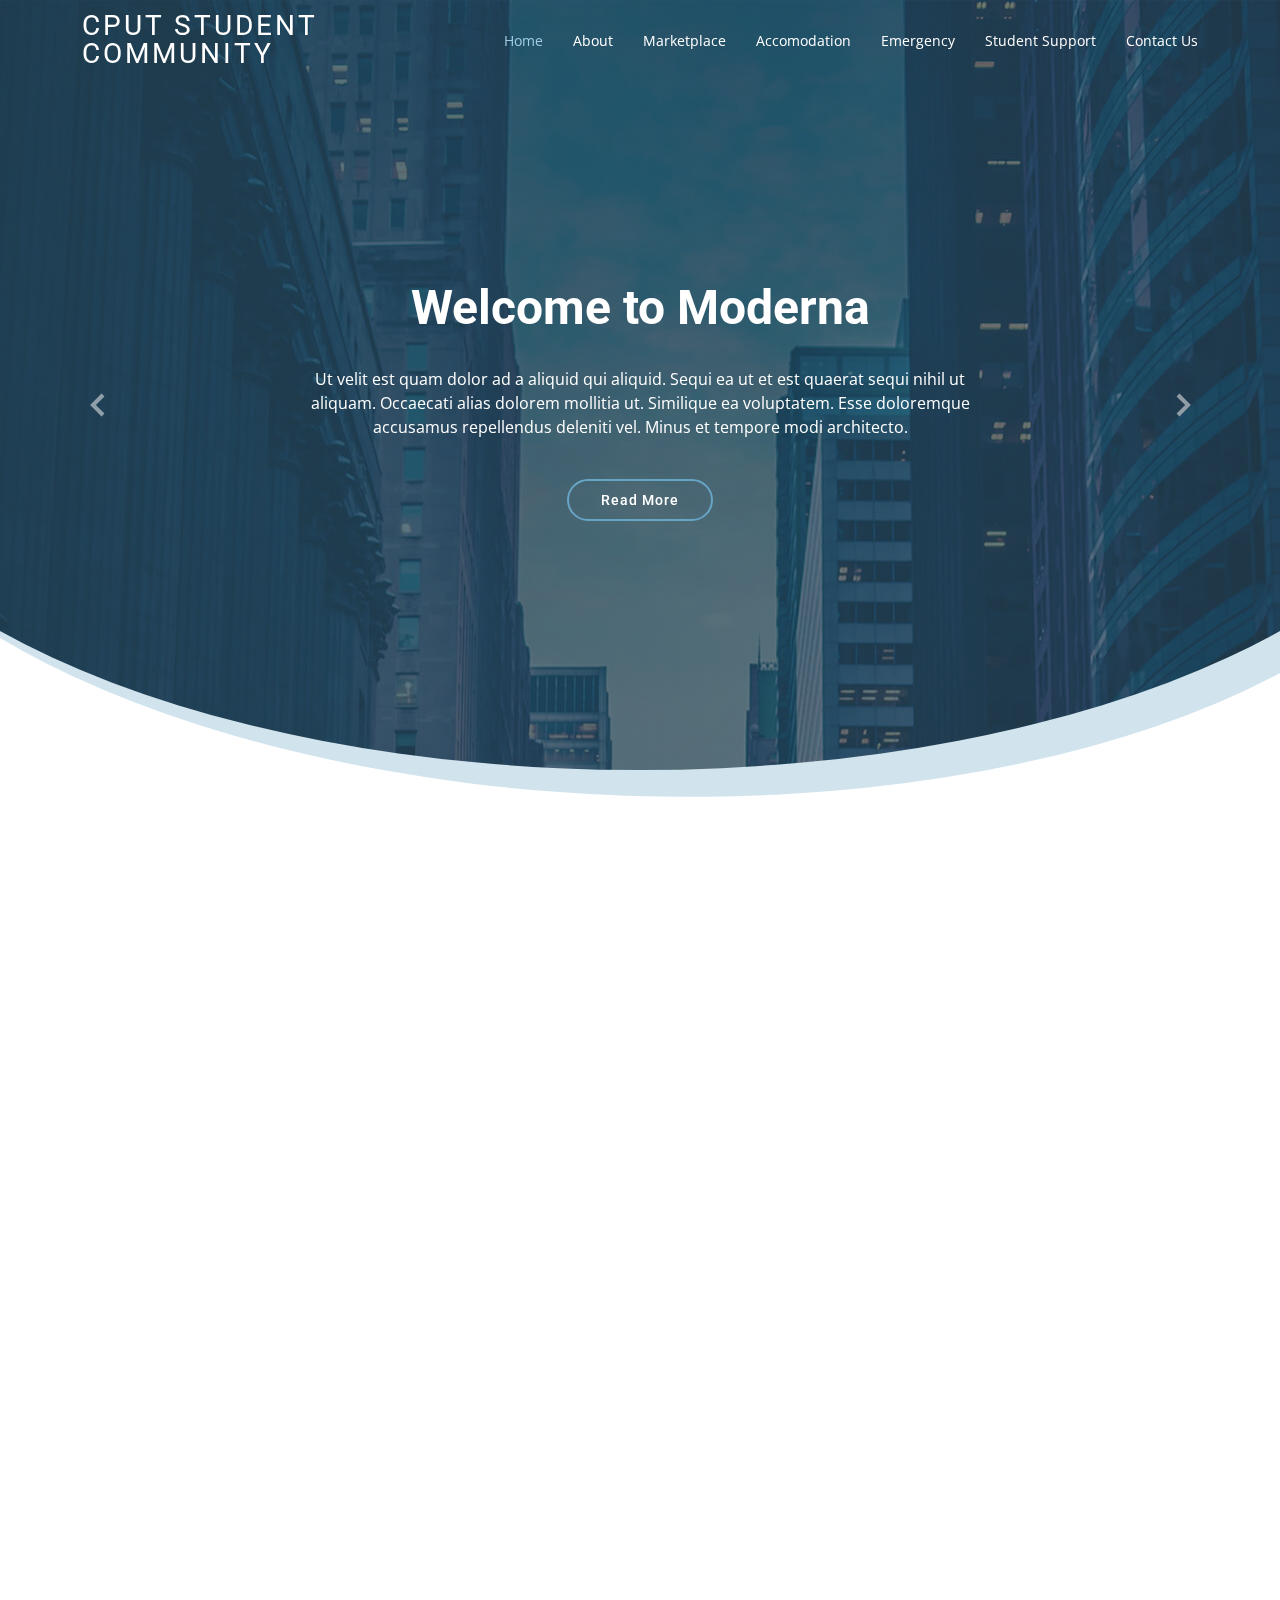
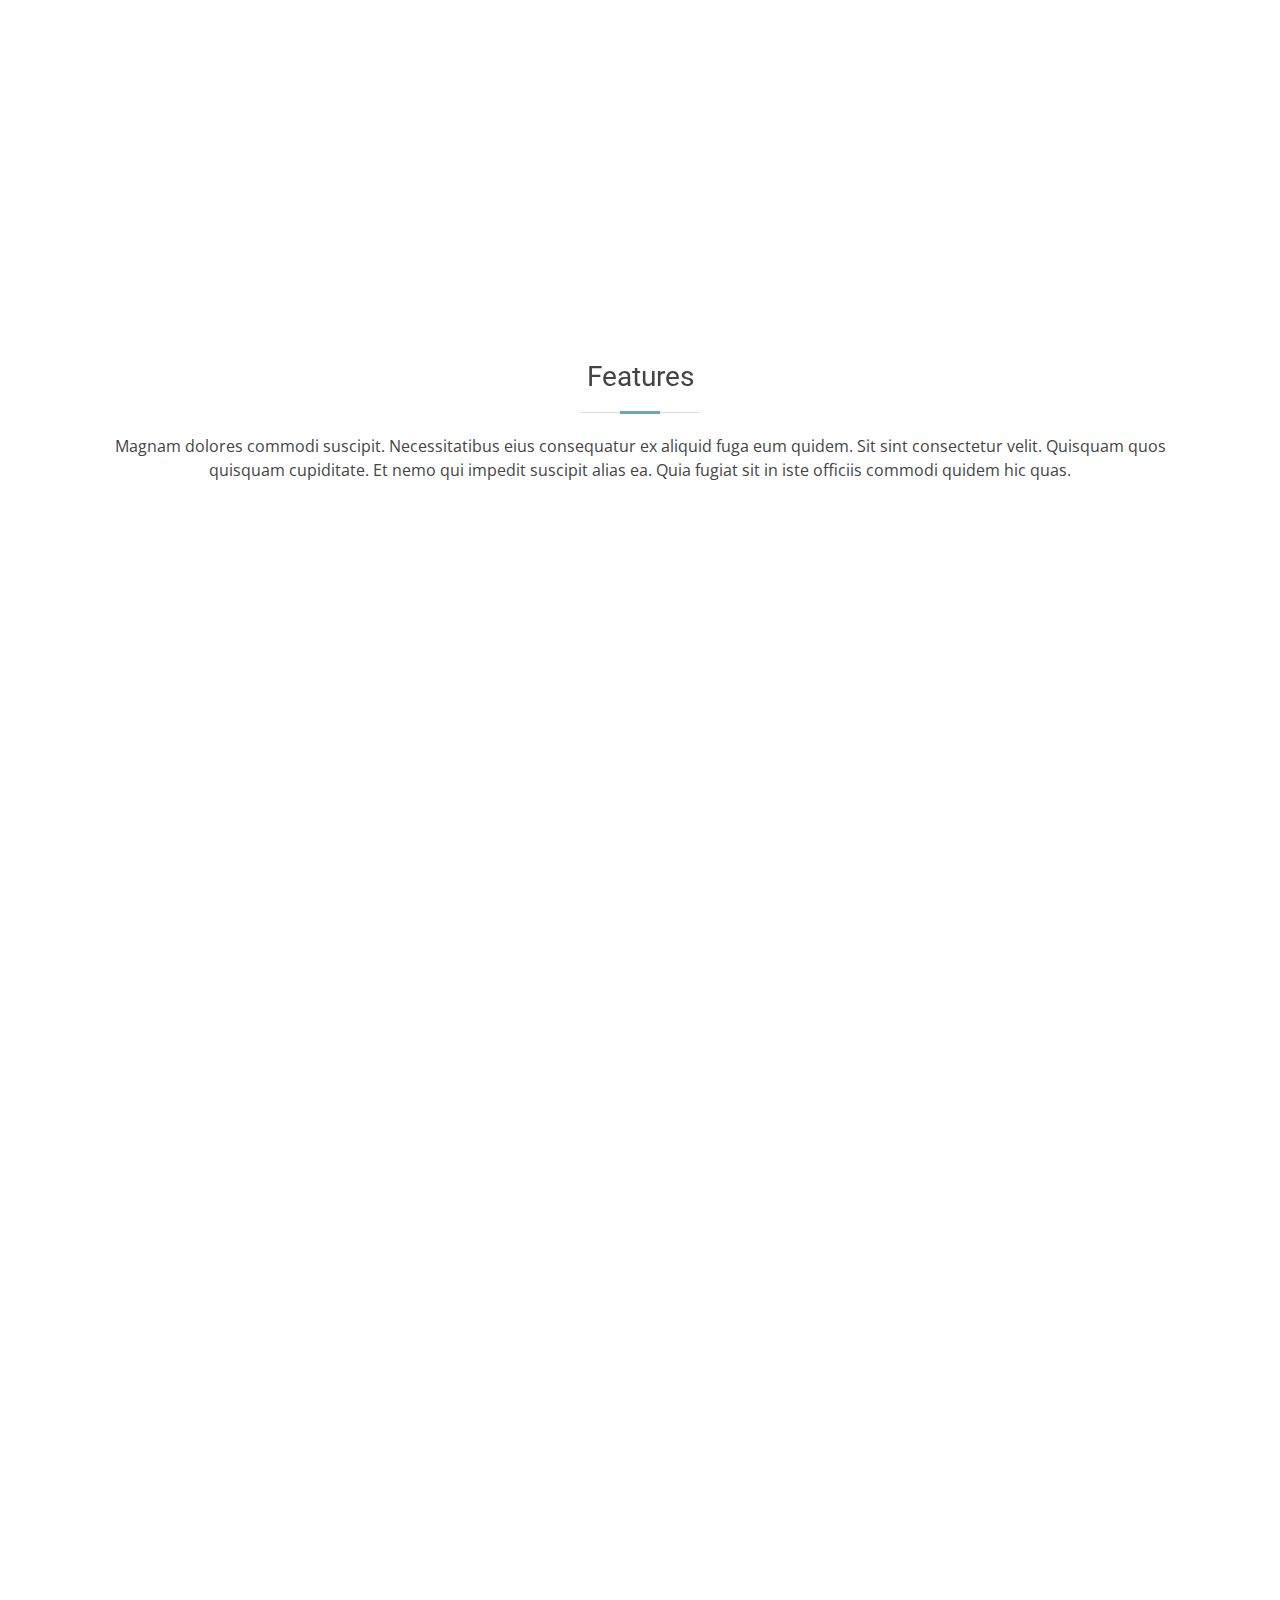
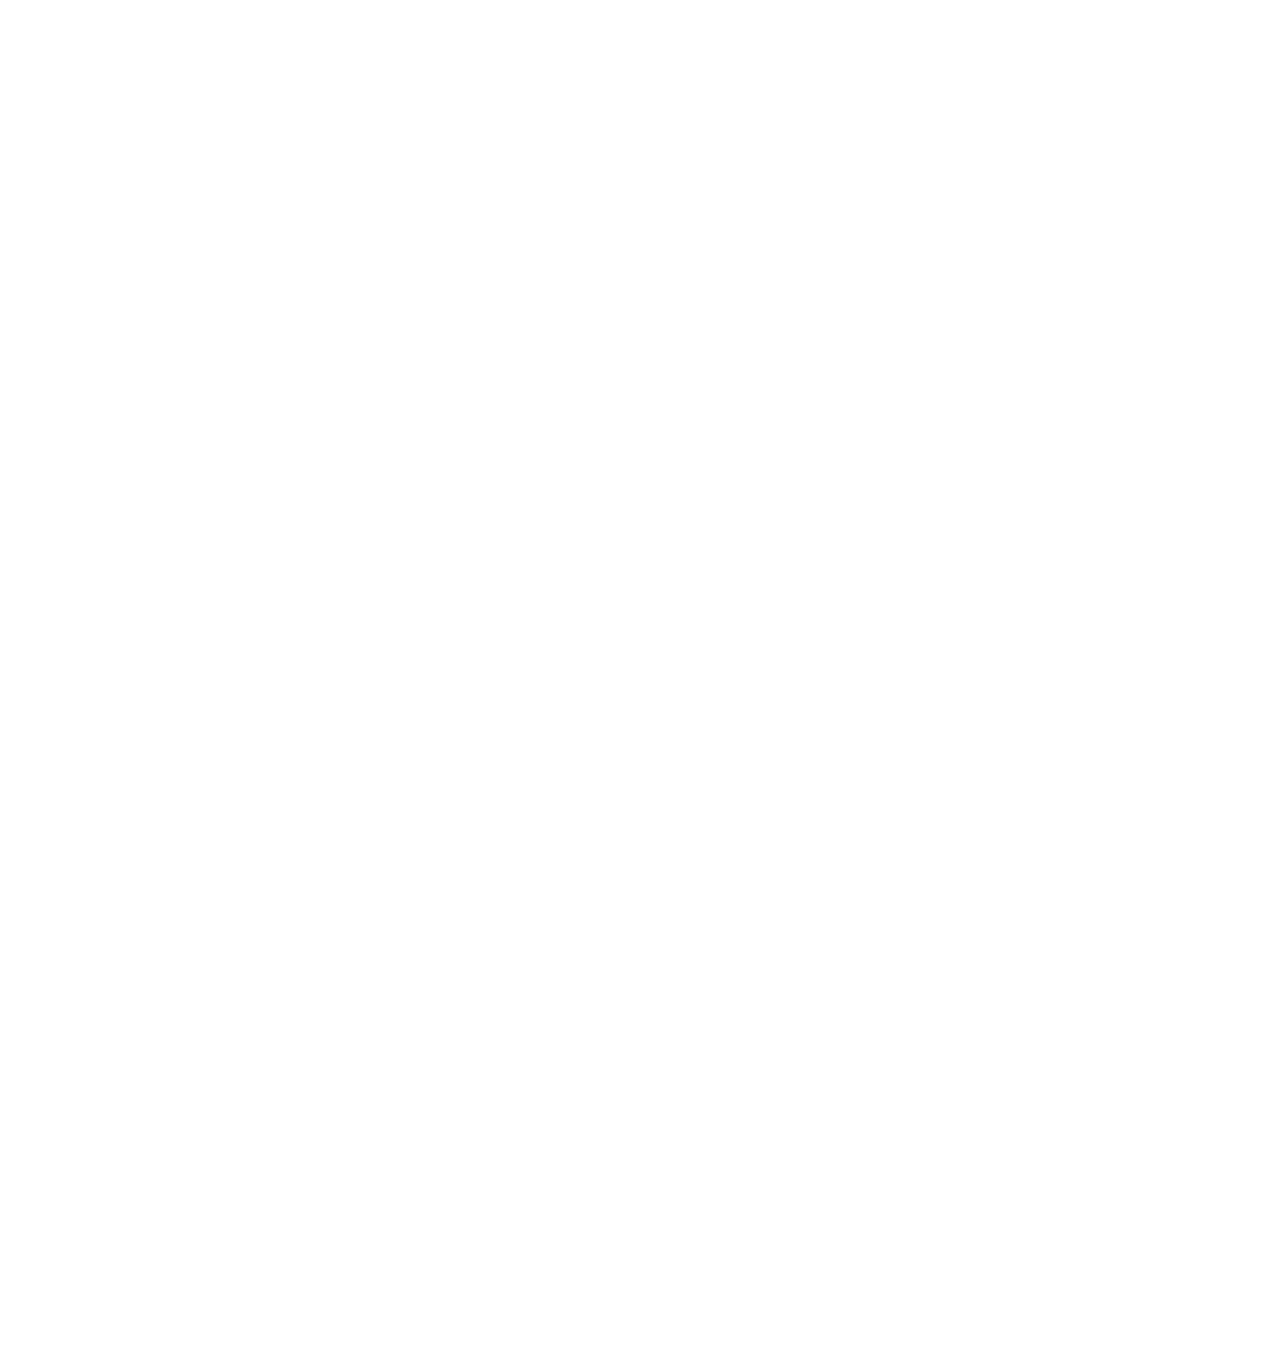
<file: index.html>
<!DOCTYPE html>
<html lang="en">

<head>
  <meta charset="utf-8">
  <meta content="width=device-width, initial-scale=1.0" name="viewport">

  <title>CPUT Student Community</title>
  <meta content="" name="description">
  <meta content="" name="keywords">

  <!-- Favicons -->
  <link href="assets/img/favicon.png" rel="icon">
  <link href="assets/img/apple-touch-icon.png" rel="apple-touch-icon">

  <!-- Google Fonts -->
  <link href="https://fonts.googleapis.com/css?family=Open+Sans:300,300i,400,400i,600,600i,700,700i|Roboto:300,300i,400,400i,500,500i,700,700i&display=swap" rel="stylesheet">

  <!-- Vendor CSS Files -->
  <link href="assets/vendor/animate.css/animate.min.css" rel="stylesheet">
  <link href="assets/vendor/aos/aos.css" rel="stylesheet">
  <link href="assets/vendor/bootstrap/css/bootstrap.min.css" rel="stylesheet">
  <link href="assets/vendor/bootstrap-icons/bootstrap-icons.css" rel="stylesheet">
  <link href="assets/vendor/boxicons/css/boxicons.min.css" rel="stylesheet">
  <link href="assets/vendor/glightbox/css/glightbox.min.css" rel="stylesheet">
  <link href="assets/vendor/swiper/swiper-bundle.min.css" rel="stylesheet">

  <!-- Template Main CSS File -->
  <link href="assets/css/style.css" rel="stylesheet">

  <!-- =======================================================
  * Template Name: Moderna - v4.8.0
  * Template URL: https://bootstrapmade.com/free-bootstrap-template-corporate-moderna/
  * Author: BootstrapMade.com
  * License: https://bootstrapmade.com/license/
  ======================================================== -->
</head>

<body>

  <!-- ======= Header ======= -->
  <header id="header" class="fixed-top d-flex align-items-center header-transparent">
    <div class="container d-flex justify-content-between align-items-center">

      <div class="logo">
        <h1 class="text-light"><a href="index.html"><span>CPUT Student Community</span></a></h1>
        <!-- Uncomment below if you prefer to use an image logo -->
        <!-- <a href="index.html"><img src="assets/img/logo.png" alt="" class="img-fluid"></a>-->
      </div>

      <nav id="navbar" class="navbar">
        <ul>
          <li><a class="active " href="index.html">Home</a></li>
          <li><a href="about.html">About</a></li>
          <li><a href="services.html">Marketplace</a></li>
          <li><a href="portfolio.html">Accomodation</a></li>
          <li><a href="team.html">Emergency</a></li>
          <li><a href="blog.html">Student Support</a></li>
            
          </li>
          <li><a href="contact.html">Contact Us</a></li>
        </ul>
        <i class="bi bi-list mobile-nav-toggle"></i>
      </nav><!-- .navbar -->

    </div>
  </header><!-- End Header -->

  <!-- ======= Hero Section ======= -->
  <section id="hero" class="d-flex justify-cntent-center align-items-center">
    <div id="heroCarousel" class="container carousel carousel-fade" data-bs-ride="carousel" data-bs-interval="5000">

      <!-- Slide 1 -->
      <div class="carousel-item active">
        <div class="carousel-container">
          <h2 class="animate__animated animate__fadeInDown">Welcome to <span>Moderna</span></h2>
          <p class="animate__animated animate__fadeInUp">Ut velit est quam dolor ad a aliquid qui aliquid. Sequi ea ut et est quaerat sequi nihil ut aliquam. Occaecati alias dolorem mollitia ut. Similique ea voluptatem. Esse doloremque accusamus repellendus deleniti vel. Minus et tempore modi architecto.</p>
          <a href="" class="btn-get-started animate__animated animate__fadeInUp">Read More</a>
        </div>
      </div>

      <!-- Slide 2 -->
      <div class="carousel-item">
        <div class="carousel-container">
          <h2 class="animate__animated animate__fadeInDown">Lorem Ipsum Dolor</h2>
          <p class="animate__animated animate__fadeInUp">Ut velit est quam dolor ad a aliquid qui aliquid. Sequi ea ut et est quaerat sequi nihil ut aliquam. Occaecati alias dolorem mollitia ut. Similique ea voluptatem. Esse doloremque accusamus repellendus deleniti vel. Minus et tempore modi architecto.</p>
          <a href="" class="btn-get-started animate__animated animate__fadeInUp">Read More</a>
        </div>
      </div>

      <!-- Slide 3 -->
      <div class="carousel-item">
        <div class="carousel-container">
          <h2 class="animate__animated animate__fadeInDown">Sequi ea ut et est quaerat</h2>
          <p class="animate__animated animate__fadeInUp">Ut velit est quam dolor ad a aliquid qui aliquid. Sequi ea ut et est quaerat sequi nihil ut aliquam. Occaecati alias dolorem mollitia ut. Similique ea voluptatem. Esse doloremque accusamus repellendus deleniti vel. Minus et tempore modi architecto.</p>
          <a href="" class="btn-get-started animate__animated animate__fadeInUp">Read More</a>
        </div>
      </div>

      <a class="carousel-control-prev" href="#heroCarousel" role="button" data-bs-slide="prev">
        <span class="carousel-control-prev-icon bx bx-chevron-left" aria-hidden="true"></span>
      </a>

      <a class="carousel-control-next" href="#heroCarousel" role="button" data-bs-slide="next">
        <span class="carousel-control-next-icon bx bx-chevron-right" aria-hidden="true"></span>
      </a>

    </div>
  </section><!-- End Hero -->

  <main id="main">

    <!-- ======= Services Section ======= -->
    <section class="services">
      <div class="container">

        <div class="row">
          <div class="col-md-6 col-lg-3 d-flex align-items-stretch" data-aos="fade-up">
            <div class="icon-box icon-box-pink">
              <div class="icon"><i class="bx bxl-dribbble"></i></div>
              <h4 class="title"><a href="">Lorem Ipsum</a></h4>
              <p class="description">Voluptatum deleniti atque corrupti quos dolores et quas molestias excepturi sint occaecati cupiditate non provident</p>
            </div>
          </div>

          <div class="col-md-6 col-lg-3 d-flex align-items-stretch" data-aos="fade-up" data-aos-delay="100">
            <div class="icon-box icon-box-cyan">
              <div class="icon"><i class="bx bx-file"></i></div>
              <h4 class="title"><a href="">Sed ut perspiciatis</a></h4>
              <p class="description">Duis aute irure dolor in reprehenderit in voluptate velit esse cillum dolore eu fugiat nulla pariatur</p>
            </div>
          </div>

          <div class="col-md-6 col-lg-3 d-flex align-items-stretch" data-aos="fade-up" data-aos-delay="200">
            <div class="icon-box icon-box-green">
              <div class="icon"><i class="bx bx-tachometer"></i></div>
              <h4 class="title"><a href="">Magni Dolores</a></h4>
              <p class="description">Excepteur sint occaecat cupidatat non proident, sunt in culpa qui officia deserunt mollit anim id est laborum</p>
            </div>
          </div>

          <div class="col-md-6 col-lg-3 d-flex align-items-stretch" data-aos="fade-up" data-aos-delay="200">
            <div class="icon-box icon-box-blue">
              <div class="icon"><i class="bx bx-world"></i></div>
              <h4 class="title"><a href="">Nemo Enim</a></h4>
              <p class="description">At vero eos et accusamus et iusto odio dignissimos ducimus qui blanditiis praesentium voluptatum deleniti atque</p>
            </div>
          </div>

        </div>

      </div>
    </section><!-- End Services Section -->

    <!-- ======= Why Us Section ======= -->
    <section class="why-us section-bg" data-aos="fade-up" date-aos-delay="200">
      <div class="container">

        <div class="row">
          <div class="col-lg-6 video-box">
            <img src="assets/img/why-us.jpg" class="img-fluid" alt="">
            <a href="https://www.youtube.com/watch?v=jDDaplaOz7Q" class="venobox play-btn mb-4" data-vbtype="video" data-autoplay="true"></a>
          </div>

          <div class="col-lg-6 d-flex flex-column justify-content-center p-5">

            <div class="icon-box">
              <div class="icon"><i class="bx bx-fingerprint"></i></div>
              <h4 class="title"><a href="">Lorem Ipsum</a></h4>
              <p class="description">Voluptatum deleniti atque corrupti quos dolores et quas molestias excepturi sint occaecati cupiditate non provident</p>
            </div>

            <div class="icon-box">
              <div class="icon"><i class="bx bx-gift"></i></div>
              <h4 class="title"><a href="">Nemo Enim</a></h4>
              <p class="description">At vero eos et accusamus et iusto odio dignissimos ducimus qui blanditiis praesentium voluptatum deleniti atque</p>
            </div>

          </div>
        </div>

      </div>
    </section><!-- End Why Us Section -->

    <!-- ======= Features Section ======= -->
    <section class="features">
      <div class="container">

        <div class="section-title">
          <h2>Features</h2>
          <p>Magnam dolores commodi suscipit. Necessitatibus eius consequatur ex aliquid fuga eum quidem. Sit sint consectetur velit. Quisquam quos quisquam cupiditate. Et nemo qui impedit suscipit alias ea. Quia fugiat sit in iste officiis commodi quidem hic quas.</p>
        </div>

        <div class="row" data-aos="fade-up">
          <div class="col-md-5">
            <img src="assets/img/features-1.svg" class="img-fluid" alt="">
          </div>
          <div class="col-md-7 pt-4">
            <h3>Voluptatem dignissimos provident quasi corporis voluptates sit assumenda.</h3>
            <p class="fst-italic">
              Lorem ipsum dolor sit amet, consectetur adipiscing elit, sed do eiusmod tempor incididunt ut labore et dolore
              magna aliqua.
            </p>
            <ul>
              <li><i class="bi bi-check"></i> Ullamco laboris nisi ut aliquip ex ea commodo consequat.</li>
              <li><i class="bi bi-check"></i> Duis aute irure dolor in reprehenderit in voluptate velit.</li>
            </ul>
          </div>
        </div>

        <div class="row" data-aos="fade-up">
          <div class="col-md-5 order-1 order-md-2">
            <img src="assets/img/features-2.svg" class="img-fluid" alt="">
          </div>
          <div class="col-md-7 pt-5 order-2 order-md-1">
            <h3>Corporis temporibus maiores provident</h3>
            <p class="fst-italic">
              Lorem ipsum dolor sit amet, consectetur adipiscing elit, sed do eiusmod tempor incididunt ut labore et dolore
              magna aliqua.
            </p>
            <p>
              Ullamco laboris nisi ut aliquip ex ea commodo consequat. Duis aute irure dolor in reprehenderit in voluptate
              velit esse cillum dolore eu fugiat nulla pariatur. Excepteur sint occaecat cupidatat non proident, sunt in
              culpa qui officia deserunt mollit anim id est laborum
            </p>
          </div>
        </div>

        <div class="row" data-aos="fade-up">
          <div class="col-md-5">
            <img src="assets/img/features-3.svg" class="img-fluid" alt="">
          </div>
          <div class="col-md-7 pt-5">
            <h3>Sunt consequatur ad ut est nulla consectetur reiciendis animi voluptas</h3>
            <p>Cupiditate placeat cupiditate placeat est ipsam culpa. Delectus quia minima quod. Sunt saepe odit aut quia voluptatem hic voluptas dolor doloremque.</p>
            <ul>
              <li><i class="bi bi-check"></i> Ullamco laboris nisi ut aliquip ex ea commodo consequat.</li>
              <li><i class="bi bi-check"></i> Duis aute irure dolor in reprehenderit in voluptate velit.</li>
              <li><i class="bi bi-check"></i> Facilis ut et voluptatem aperiam. Autem soluta ad fugiat.</li>
            </ul>
          </div>
        </div>

        <div class="row" data-aos="fade-up">
          <div class="col-md-5 order-1 order-md-2">
            <img src="assets/img/features-4.svg" class="img-fluid" alt="">
          </div>
          <div class="col-md-7 pt-5 order-2 order-md-1">
            <h3>Quas et necessitatibus eaque impedit ipsum animi consequatur incidunt in</h3>
            <p class="fst-italic">
              Lorem ipsum dolor sit amet, consectetur adipiscing elit, sed do eiusmod tempor incididunt ut labore et dolore
              magna aliqua.
            </p>
            <p>
              Ullamco laboris nisi ut aliquip ex ea commodo consequat. Duis aute irure dolor in reprehenderit in voluptate
              velit esse cillum dolore eu fugiat nulla pariatur. Excepteur sint occaecat cupidatat non proident, sunt in
              culpa qui officia deserunt mollit anim id est laborum
            </p>
          </div>
        </div>

      </div>
    </section><!-- End Features Section -->

  </main><!-- End #main -->

  <!-- ======= Footer ======= -->
  <footer id="footer" data-aos="fade-up" data-aos-easing="ease-in-out" data-aos-duration="500">

    <div class="footer-newsletter">
      <div class="container">
        <div class="row">
          <div class="col-lg-6">
            <h4>Our Newsletter</h4>
            <p>Tamen quem nulla quae legam multos aute sint culpa legam noster magna</p>
          </div>
          <div class="col-lg-6">
            <form action="" method="post">
              <input type="email" name="email"><input type="submit" value="Subscribe">
            </form>
          </div>
        </div>
      </div>
    </div>

    <div class="footer-top">
      <div class="container">
        <div class="row">

          <div class="col-lg-3 col-md-6 footer-links">
            <h4>Useful Links</h4>
            <ul>
              <li><i class="bx bx-chevron-right"></i> <a href="#">Home</a></li>
              <li><i class="bx bx-chevron-right"></i> <a href="#">About us</a></li>
              <li><i class="bx bx-chevron-right"></i> <a href="#">Services</a></li>
              <li><i class="bx bx-chevron-right"></i> <a href="#">Terms of service</a></li>
              <li><i class="bx bx-chevron-right"></i> <a href="#">Privacy policy</a></li>
            </ul>
          </div>

          <div class="col-lg-3 col-md-6 footer-links">
            <h4>Our Services</h4>
            <ul>
              <li><i class="bx bx-chevron-right"></i> <a href="#">Web Design</a></li>
              <li><i class="bx bx-chevron-right"></i> <a href="#">Web Development</a></li>
              <li><i class="bx bx-chevron-right"></i> <a href="#">Product Management</a></li>
              <li><i class="bx bx-chevron-right"></i> <a href="#">Marketing</a></li>
              <li><i class="bx bx-chevron-right"></i> <a href="#">Graphic Design</a></li>
            </ul>
          </div>

          <div class="col-lg-3 col-md-6 footer-contact">
            <h4>Contact Us</h4>
            <p>
              A108 Adam Street <br>
              New York, NY 535022<br>
              United States <br><br>
              <strong>Phone:</strong> +1 5589 55488 55<br>
              <strong>Email:</strong> info@example.com<br>
            </p>

          </div>

          <div class="col-lg-3 col-md-6 footer-info">
            <h3>About Moderna</h3>
            <p>Cras fermentum odio eu feugiat lide par naso tierra. Justo eget nada terra videa magna derita valies darta donna mare fermentum iaculis eu non diam phasellus.</p>
            <div class="social-links mt-3">
              <a href="#" class="twitter"><i class="bx bxl-twitter"></i></a>
              <a href="#" class="facebook"><i class="bx bxl-facebook"></i></a>
              <a href="#" class="instagram"><i class="bx bxl-instagram"></i></a>
              <a href="#" class="linkedin"><i class="bx bxl-linkedin"></i></a>
            </div>
          </div>

        </div>
      </div>
    </div>

    <div class="container">
      <div class="copyright">
        &copy; Copyright <strong><span>Group 29</span></strong>. All Rights Reserved
      </div>
      <div class="credits">
        <!-- All the links in the footer should remain intact. -->
        <!-- You can delete the links only if you purchased the pro version. -->
        <!-- Licensing information: https://bootstrapmade.com/license/ -->
        <!-- Purchase the pro version with working PHP/AJAX contact form: https://bootstrapmade.com/free-bootstrap-template-corporate-moderna/ -->
        
      </div>
    </div>
  </footer><!-- End Footer -->

  <a href="#" class="back-to-top d-flex align-items-center justify-content-center"><i class="bi bi-arrow-up-short"></i></a>

  <!-- Vendor JS Files -->
  <script src="assets/vendor/purecounter/purecounter.js"></script>
  <script src="assets/vendor/aos/aos.js"></script>
  <script src="assets/vendor/bootstrap/js/bootstrap.bundle.min.js"></script>
  <script src="assets/vendor/glightbox/js/glightbox.min.js"></script>
  <script src="assets/vendor/isotope-layout/isotope.pkgd.min.js"></script>
  <script src="assets/vendor/swiper/swiper-bundle.min.js"></script>
  <script src="assets/vendor/waypoints/noframework.waypoints.js"></script>
  <script src="assets/vendor/php-email-form/validate.js"></script>

  <!-- Template Main JS File -->
  <script src="assets/js/main.js"></script>

</body>

</html>
</file>
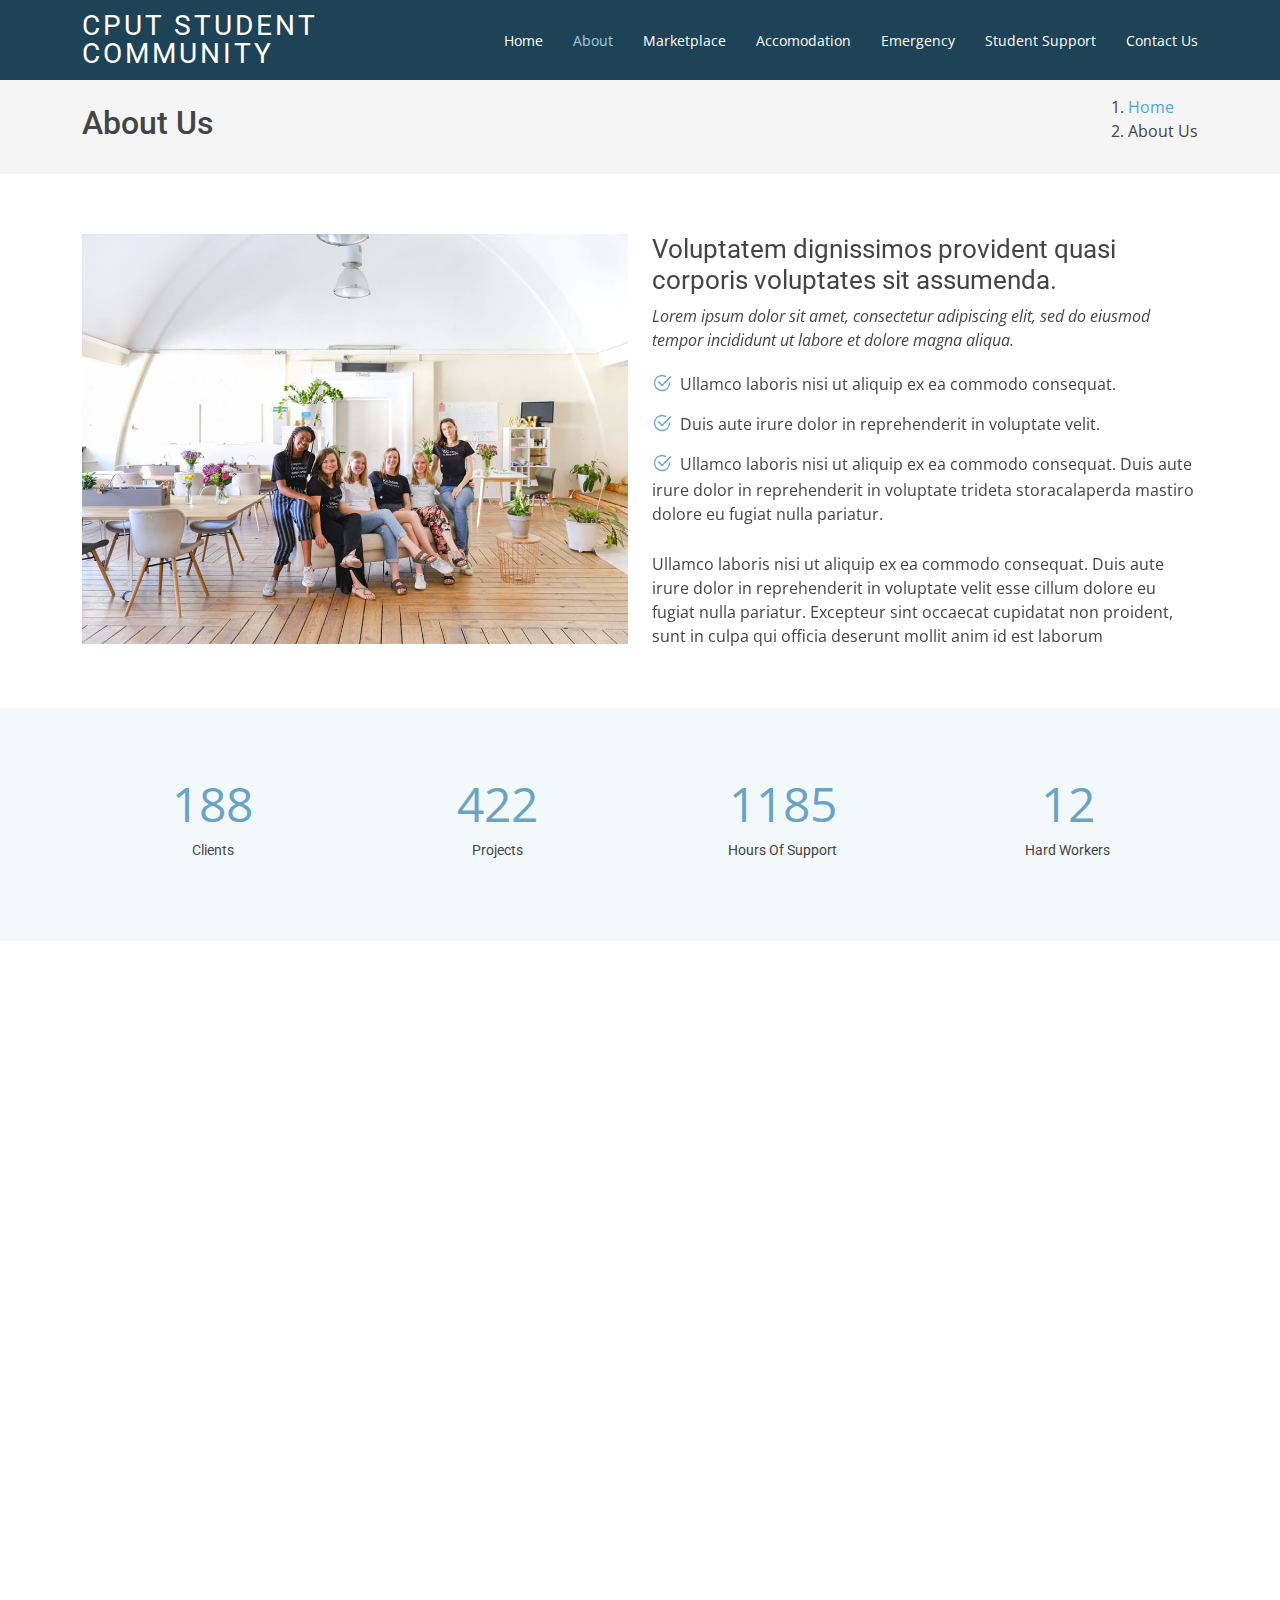
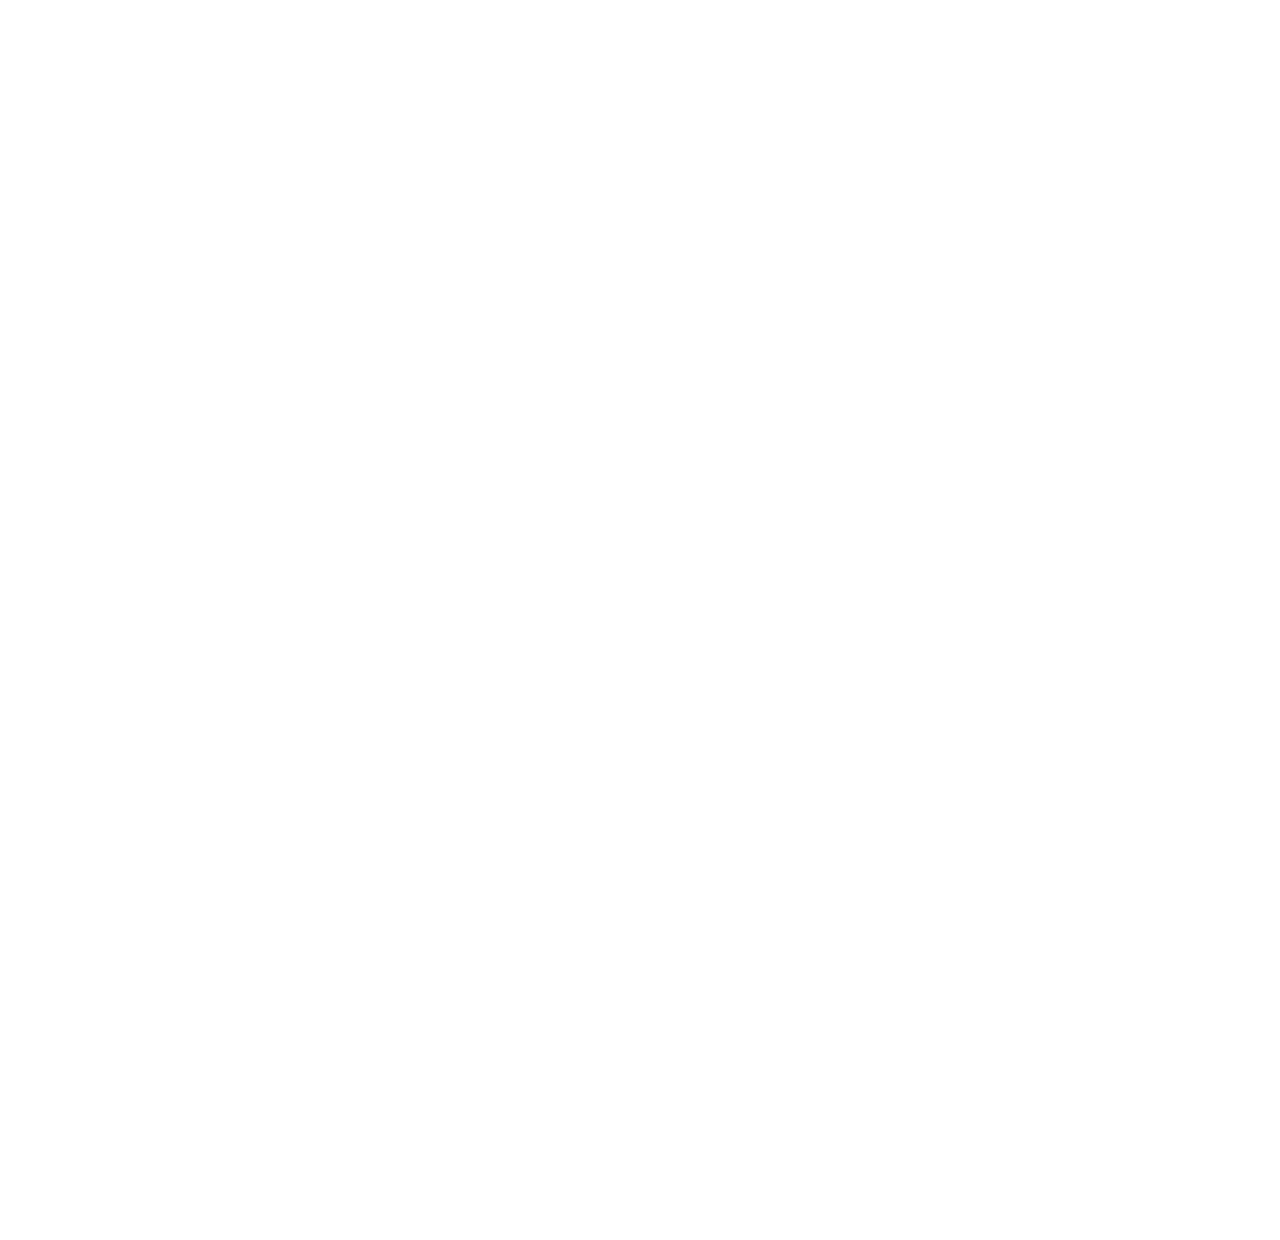
<file: about.html>
<!DOCTYPE html>
<html lang="en">

<head>
  <meta charset="utf-8">
  <meta content="width=device-width, initial-scale=1.0" name="viewport">

  <title>CPUT Student Community</title>
  <meta content="" name="description">
  <meta content="" name="keywords">

  <!-- Favicons -->
  <link href="assets/img/favicon.png" rel="icon">
  <link href="assets/img/apple-touch-icon.png" rel="apple-touch-icon">

  <!-- Google Fonts -->
  <link href="https://fonts.googleapis.com/css?family=Open+Sans:300,300i,400,400i,600,600i,700,700i|Roboto:300,300i,400,400i,500,500i,700,700i&display=swap" rel="stylesheet">

  <!-- Vendor CSS Files -->
  <link href="assets/vendor/animate.css/animate.min.css" rel="stylesheet">
  <link href="assets/vendor/aos/aos.css" rel="stylesheet">
  <link href="assets/vendor/bootstrap/css/bootstrap.min.css" rel="stylesheet">
  <link href="assets/vendor/bootstrap-icons/bootstrap-icons.css" rel="stylesheet">
  <link href="assets/vendor/boxicons/css/boxicons.min.css" rel="stylesheet">
  <link href="assets/vendor/glightbox/css/glightbox.min.css" rel="stylesheet">
  <link href="assets/vendor/swiper/swiper-bundle.min.css" rel="stylesheet">

  <!-- Template Main CSS File -->
  <link href="assets/css/style.css" rel="stylesheet">

  <!-- =======================================================
  * Template Name: Moderna - v4.8.0
  * Template URL: https://bootstrapmade.com/free-bootstrap-template-corporate-moderna/
  * Author: BootstrapMade.com
  * License: https://bootstrapmade.com/license/
  ======================================================== -->
</head>

<body>

  <!-- ======= Header ======= -->
  <header id="header" class="fixed-top d-flex align-items-center ">
    <div class="container d-flex justify-content-between align-items-center">

      <div class="logo">
        <h1 class="text-light"><a href="index.html"><span>CPUT Student Community</span></a></h1>
        <!-- Uncomment below if you prefer to use an image logo -->
        <!-- <a href="index.html"><img src="assets/img/logo.png" alt="" class="img-fluid"></a>-->
      </div>

      <nav id="navbar" class="navbar">
        <ul>
          <li><a href="index.html">Home</a></li>
          <li><a class="active " href="about.html">About</a></li>
          <li><a href="services.html">Marketplace</a></li>
          <li><a href="portfolio.html">Accomodation</a></li>
          <li><a href="team.html">Emergency</a></li>
          <li><a href="blog.html">Student Support</a></li>
            
          </li>
          <li><a href="contact.html">Contact Us</a></li>
        </ul>
        <i class="bi bi-list mobile-nav-toggle"></i>
      </nav><!-- .navbar -->

    </div>
  </header><!-- End Header -->

  <main id="main">

    <!-- ======= About Us Section ======= -->
    <section class="breadcrumbs">
      <div class="container">

        <div class="d-flex justify-content-between align-items-center">
          <h2>About Us</h2>
          <ol>
            <li><a href="index.html">Home</a></li>
            <li>About Us</li>
          </ol>
        </div>

      </div>
    </section><!-- End About Us Section -->

    <!-- ======= About Section ======= -->
    <section class="about" data-aos="fade-up">
      <div class="container">

        <div class="row">
          <div class="col-lg-6">
            <img src="assets/img/about.jpg" class="img-fluid" alt="">
          </div>
          <div class="col-lg-6 pt-4 pt-lg-0">
            <h3>Voluptatem dignissimos provident quasi corporis voluptates sit assumenda.</h3>
            <p class="fst-italic">
              Lorem ipsum dolor sit amet, consectetur adipiscing elit, sed do eiusmod tempor incididunt ut labore et dolore
              magna aliqua.
            </p>
            <ul>
              <li><i class="bi bi-check2-circle"></i> Ullamco laboris nisi ut aliquip ex ea commodo consequat.</li>
              <li><i class="bi bi-check2-circle"></i> Duis aute irure dolor in reprehenderit in voluptate velit.</li>
              <li><i class="bi bi-check2-circle"></i> Ullamco laboris nisi ut aliquip ex ea commodo consequat. Duis aute irure dolor in reprehenderit in voluptate trideta storacalaperda mastiro dolore eu fugiat nulla pariatur.</li>
            </ul>
            <p>
              Ullamco laboris nisi ut aliquip ex ea commodo consequat. Duis aute irure dolor in reprehenderit in voluptate
              velit esse cillum dolore eu fugiat nulla pariatur. Excepteur sint occaecat cupidatat non proident, sunt in
              culpa qui officia deserunt mollit anim id est laborum
            </p>
          </div>
        </div>

      </div>
    </section><!-- End About Section -->

    <!-- ======= Facts Section ======= -->
    <section class="facts section-bg" data-aos="fade-up">
      <div class="container">

        <div class="row counters">

          <div class="col-lg-3 col-6 text-center">
            <span data-purecounter-start="0" data-purecounter-end="232" data-purecounter-duration="1" class="purecounter"></span>
            <p>Clients</p>
          </div>

          <div class="col-lg-3 col-6 text-center">
            <span data-purecounter-start="0" data-purecounter-end="521" data-purecounter-duration="1" class="purecounter"></span>
            <p>Projects</p>
          </div>

          <div class="col-lg-3 col-6 text-center">
            <span data-purecounter-start="0" data-purecounter-end="1463" data-purecounter-duration="1" class="purecounter"></span>
            <p>Hours Of Support</p>
          </div>

          <div class="col-lg-3 col-6 text-center">
            <span data-purecounter-start="0" data-purecounter-end="15" data-purecounter-duration="1" class="purecounter"></span>
            <p>Hard Workers</p>
          </div>

        </div>

      </div>
    </section><!-- End Facts Section -->

    <!-- ======= Our Skills Section ======= -->
    <section class="skills" data-aos="fade-up">
      <div class="container">

        <div class="section-title">
          <h2>Our Skills</h2>
          <p>Magnam dolores commodi suscipit. Necessitatibus eius consequatur ex aliquid fuga eum quidem. Sit sint consectetur velit. Quisquam quos quisquam cupiditate. Et nemo qui impedit suscipit alias ea. Quia fugiat sit in iste officiis commodi quidem hic quas.</p>
        </div>

        <div class="skills-content">

          <div class="progress">
            <div class="progress-bar bg-success" role="progressbar" aria-valuenow="100" aria-valuemin="0" aria-valuemax="100">
              <span class="skill">HTML <i class="val">100%</i></span>
            </div>
          </div>

          <div class="progress">
            <div class="progress-bar bg-info" role="progressbar" aria-valuenow="90" aria-valuemin="0" aria-valuemax="100">
              <span class="skill">CSS <i class="val">90%</i></span>
            </div>
          </div>

          <div class="progress">
            <div class="progress-bar bg-warning" role="progressbar" aria-valuenow="75" aria-valuemin="0" aria-valuemax="100">
              <span class="skill">JavaScript <i class="val">75%</i></span>
            </div>
          </div>

          <div class="progress">
            <div class="progress-bar bg-danger" role="progressbar" aria-valuenow="55" aria-valuemin="0" aria-valuemax="100">
              <span class="skill">Photoshop <i class="val">55%</i></span>
            </div>
          </div>

        </div>

      </div>
    </section><!-- End Our Skills Section -->

    <!-- ======= Tetstimonials Section ======= -->
    <section class="testimonials" data-aos="fade-up">
      <div class="container">

        <div class="section-title">
          <h2>Tetstimonials</h2>
          <p>Magnam dolores commodi suscipit. Necessitatibus eius consequatur ex aliquid fuga eum quidem. Sit sint consectetur velit. Quisquam quos quisquam cupiditate. Et nemo qui impedit suscipit alias ea. Quia fugiat sit in iste officiis commodi quidem hic quas.</p>
        </div>

        <div class="testimonials-carousel swiper">
          <div class="swiper-wrapper">
            <div class="testimonial-item swiper-slide">
              <img src="assets/img/testimonials/testimonials-1.jpg" class="testimonial-img" alt="">
              <h3>Saul Goodman</h3>
              <h4>Ceo &amp; Founder</h4>
              <p>
                <i class="bx bxs-quote-alt-left quote-icon-left"></i>
                Proin iaculis purus consequat sem cure digni ssim donec porttitora entum suscipit rhoncus. Accusantium quam, ultricies eget id, aliquam eget nibh et. Maecen aliquam, risus at semper.
                <i class="bx bxs-quote-alt-right quote-icon-right"></i>
              </p>
            </div>

            <div class="testimonial-item swiper-slide">
              <img src="assets/img/testimonials/testimonials-2.jpg" class="testimonial-img" alt="">
              <h3>Sara Wilsson</h3>
              <h4>Designer</h4>
              <p>
                <i class="bx bxs-quote-alt-left quote-icon-left"></i>
                Export tempor illum tamen malis malis eram quae irure esse labore quem cillum quid cillum eram malis quorum velit fore eram velit sunt aliqua noster fugiat irure amet legam anim culpa.
                <i class="bx bxs-quote-alt-right quote-icon-right"></i>
              </p>
            </div>

            <div class="testimonial-item swiper-slide">
              <img src="assets/img/testimonials/testimonials-3.jpg" class="testimonial-img" alt="">
              <h3>Jena Karlis</h3>
              <h4>Store Owner</h4>
              <p>
                <i class="bx bxs-quote-alt-left quote-icon-left"></i>
                Enim nisi quem export duis labore cillum quae magna enim sint quorum nulla quem veniam duis minim tempor labore quem eram duis noster aute amet eram fore quis sint minim.
                <i class="bx bxs-quote-alt-right quote-icon-right"></i>
              </p>
            </div>

            <div class="testimonial-item swiper-slide">
              <img src="assets/img/testimonials/testimonials-4.jpg" class="testimonial-img" alt="">
              <h3>Matt Brandon</h3>
              <h4>Freelancer</h4>
              <p>
                <i class="bx bxs-quote-alt-left quote-icon-left"></i>
                Fugiat enim eram quae cillum dolore dolor amet nulla culpa multos export minim fugiat minim velit minim dolor enim duis veniam ipsum anim magna sunt elit fore quem dolore labore illum veniam.
                <i class="bx bxs-quote-alt-right quote-icon-right"></i>
              </p>
            </div>

            <div class="testimonial-item swiper-slide">
              <img src="assets/img/testimonials/testimonials-5.jpg" class="testimonial-img" alt="">
              <h3>John Larson</h3>
              <h4>Entrepreneur</h4>
              <p>
                <i class="bx bxs-quote-alt-left quote-icon-left"></i>
                Quis quorum aliqua sint quem legam fore sunt eram irure aliqua veniam tempor noster veniam enim culpa labore duis sunt culpa nulla illum cillum fugiat legam esse veniam culpa fore nisi cillum quid.
                <i class="bx bxs-quote-alt-right quote-icon-right"></i>
              </p>
            </div>
          </div>
          <div class="swiper-pagination"></div>
        </div>

      </div>
    </section><!-- End Ttstimonials Section -->

  </main><!-- End #main -->

  <!-- ======= Footer ======= -->
  <footer id="footer" data-aos="fade-up" data-aos-easing="ease-in-out" data-aos-duration="500">

    <div class="footer-newsletter">
      <div class="container">
        <div class="row">
          <div class="col-lg-6">
            <h4>Our Newsletter</h4>
            <p>Tamen quem nulla quae legam multos aute sint culpa legam noster magna</p>
          </div>
          <div class="col-lg-6">
            <form action="" method="post">
              <input type="email" name="email"><input type="submit" value="Subscribe">
            </form>
          </div>
        </div>
      </div>
    </div>

    <div class="footer-top">
      <div class="container">
        <div class="row">

          <div class="col-lg-3 col-md-6 footer-links">
            <h4>Useful Links</h4>
            <ul>
              <li><i class="bx bx-chevron-right"></i> <a href="#">Home</a></li>
              <li><i class="bx bx-chevron-right"></i> <a href="#">About us</a></li>
              <li><i class="bx bx-chevron-right"></i> <a href="#">Services</a></li>
              <li><i class="bx bx-chevron-right"></i> <a href="#">Terms of service</a></li>
              <li><i class="bx bx-chevron-right"></i> <a href="#">Privacy policy</a></li>
            </ul>
          </div>

          <div class="col-lg-3 col-md-6 footer-links">
            <h4>Our Services</h4>
            <ul>
              <li><i class="bx bx-chevron-right"></i> <a href="#">Web Design</a></li>
              <li><i class="bx bx-chevron-right"></i> <a href="#">Web Development</a></li>
              <li><i class="bx bx-chevron-right"></i> <a href="#">Product Management</a></li>
              <li><i class="bx bx-chevron-right"></i> <a href="#">Marketing</a></li>
              <li><i class="bx bx-chevron-right"></i> <a href="#">Graphic Design</a></li>
            </ul>
          </div>

          <div class="col-lg-3 col-md-6 footer-contact">
            <h4>Contact Us</h4>
            <p>
              A108 Adam Street <br>
              New York, NY 535022<br>
              United States <br><br>
              <strong>Phone:</strong> +1 5589 55488 55<br>
              <strong>Email:</strong> info@example.com<br>
            </p>

          </div>

          <div class="col-lg-3 col-md-6 footer-info">
            <h3>About Moderna</h3>
            <p>Cras fermentum odio eu feugiat lide par naso tierra. Justo eget nada terra videa magna derita valies darta donna mare fermentum iaculis eu non diam phasellus.</p>
            <div class="social-links mt-3">
              <a href="#" class="twitter"><i class="bx bxl-twitter"></i></a>
              <a href="#" class="facebook"><i class="bx bxl-facebook"></i></a>
              <a href="#" class="instagram"><i class="bx bxl-instagram"></i></a>
              <a href="#" class="linkedin"><i class="bx bxl-linkedin"></i></a>
            </div>
          </div>

        </div>
      </div>
    </div>

    <div class="container">
      <div class="copyright">
        &copy; Copyright <strong><span>Group 29</span></strong>. All Rights Reserved
      </div>
      <div class="credits">
        <!-- All the links in the footer should remain intact. -->
        <!-- You can delete the links only if you purchased the pro version. -->
        <!-- Licensing information: https://bootstrapmade.com/license/ -->
        <!-- Purchase the pro version with working PHP/AJAX contact form: https://bootstrapmade.com/free-bootstrap-template-corporate-moderna/ -->
        
      </div>
    </div>
  </footer><!-- End Footer -->

  <a href="#" class="back-to-top d-flex align-items-center justify-content-center"><i class="bi bi-arrow-up-short"></i></a>

  <!-- Vendor JS Files -->
  <script src="assets/vendor/purecounter/purecounter.js"></script>
  <script src="assets/vendor/aos/aos.js"></script>
  <script src="assets/vendor/bootstrap/js/bootstrap.bundle.min.js"></script>
  <script src="assets/vendor/glightbox/js/glightbox.min.js"></script>
  <script src="assets/vendor/isotope-layout/isotope.pkgd.min.js"></script>
  <script src="assets/vendor/swiper/swiper-bundle.min.js"></script>
  <script src="assets/vendor/waypoints/noframework.waypoints.js"></script>
  <script src="assets/vendor/php-email-form/validate.js"></script>

  <!-- Template Main JS File -->
  <script src="assets/js/main.js"></script>

</body>

</html>
</file>
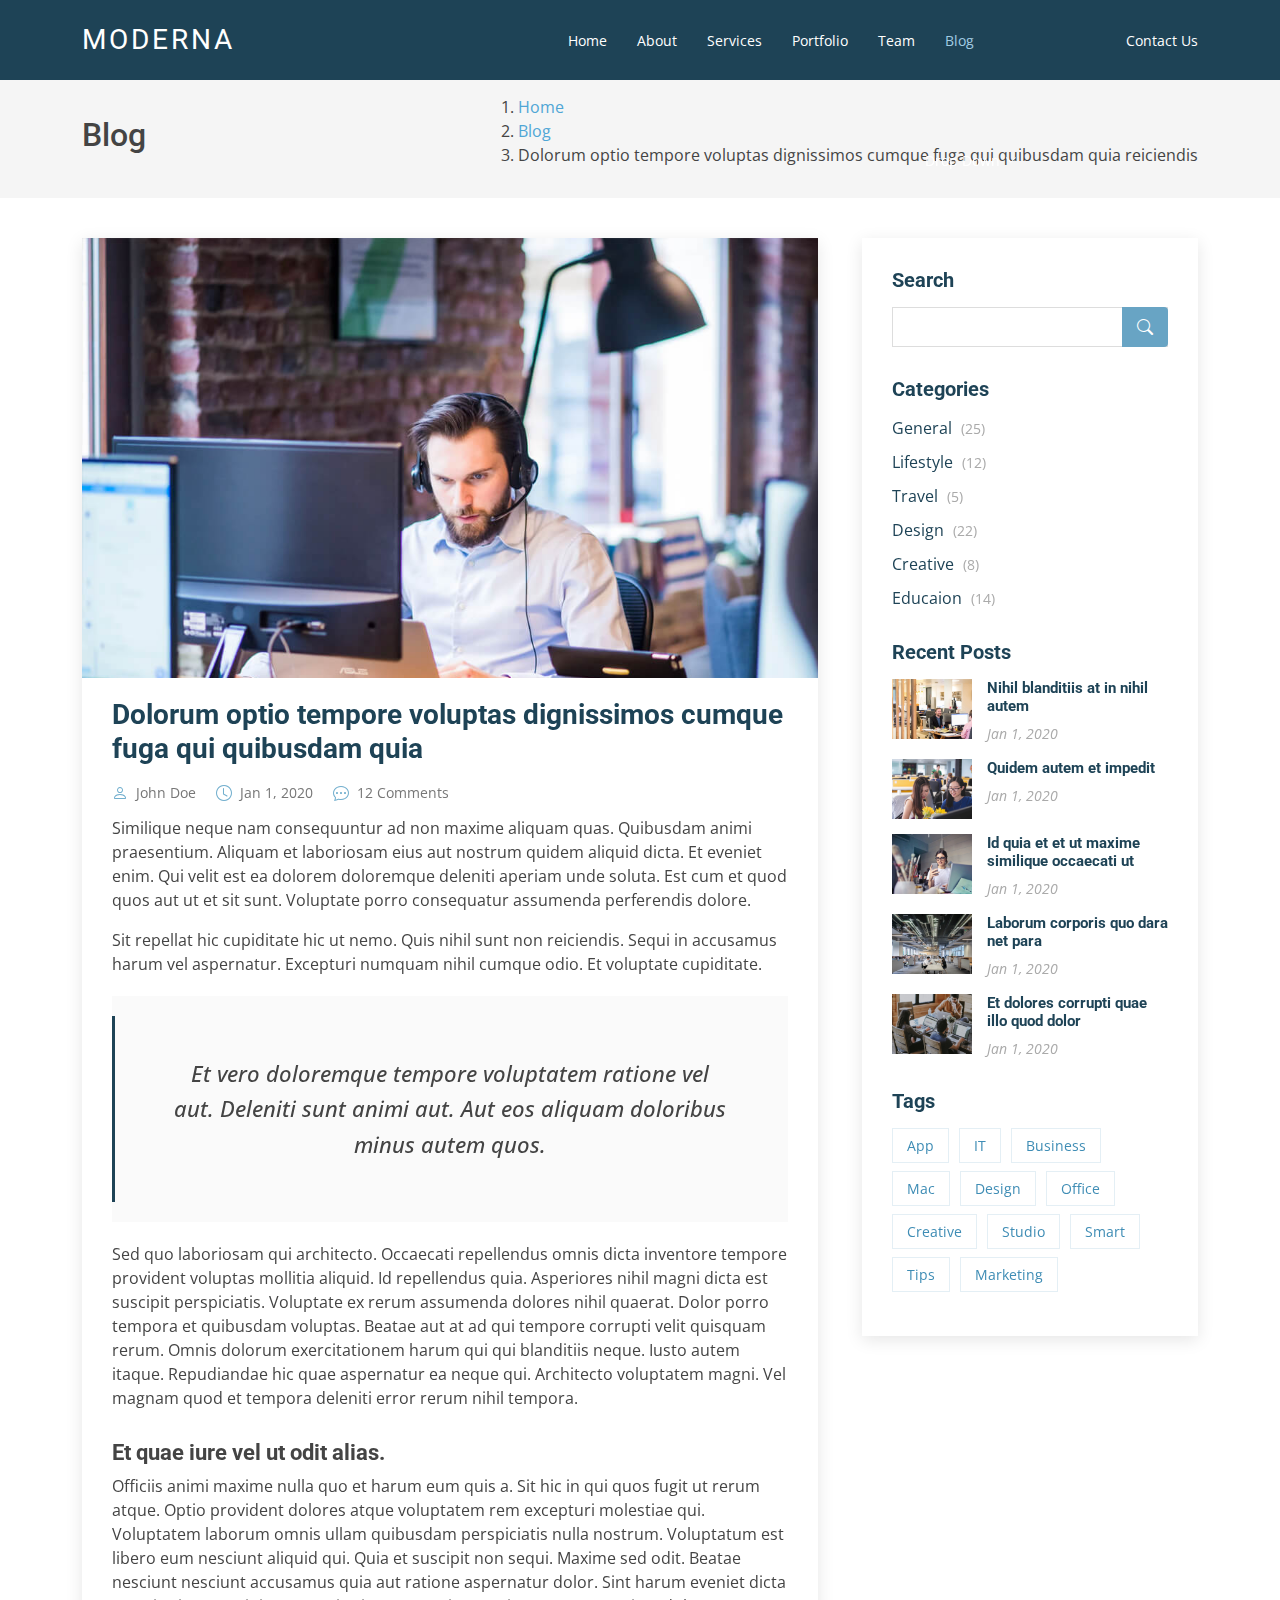
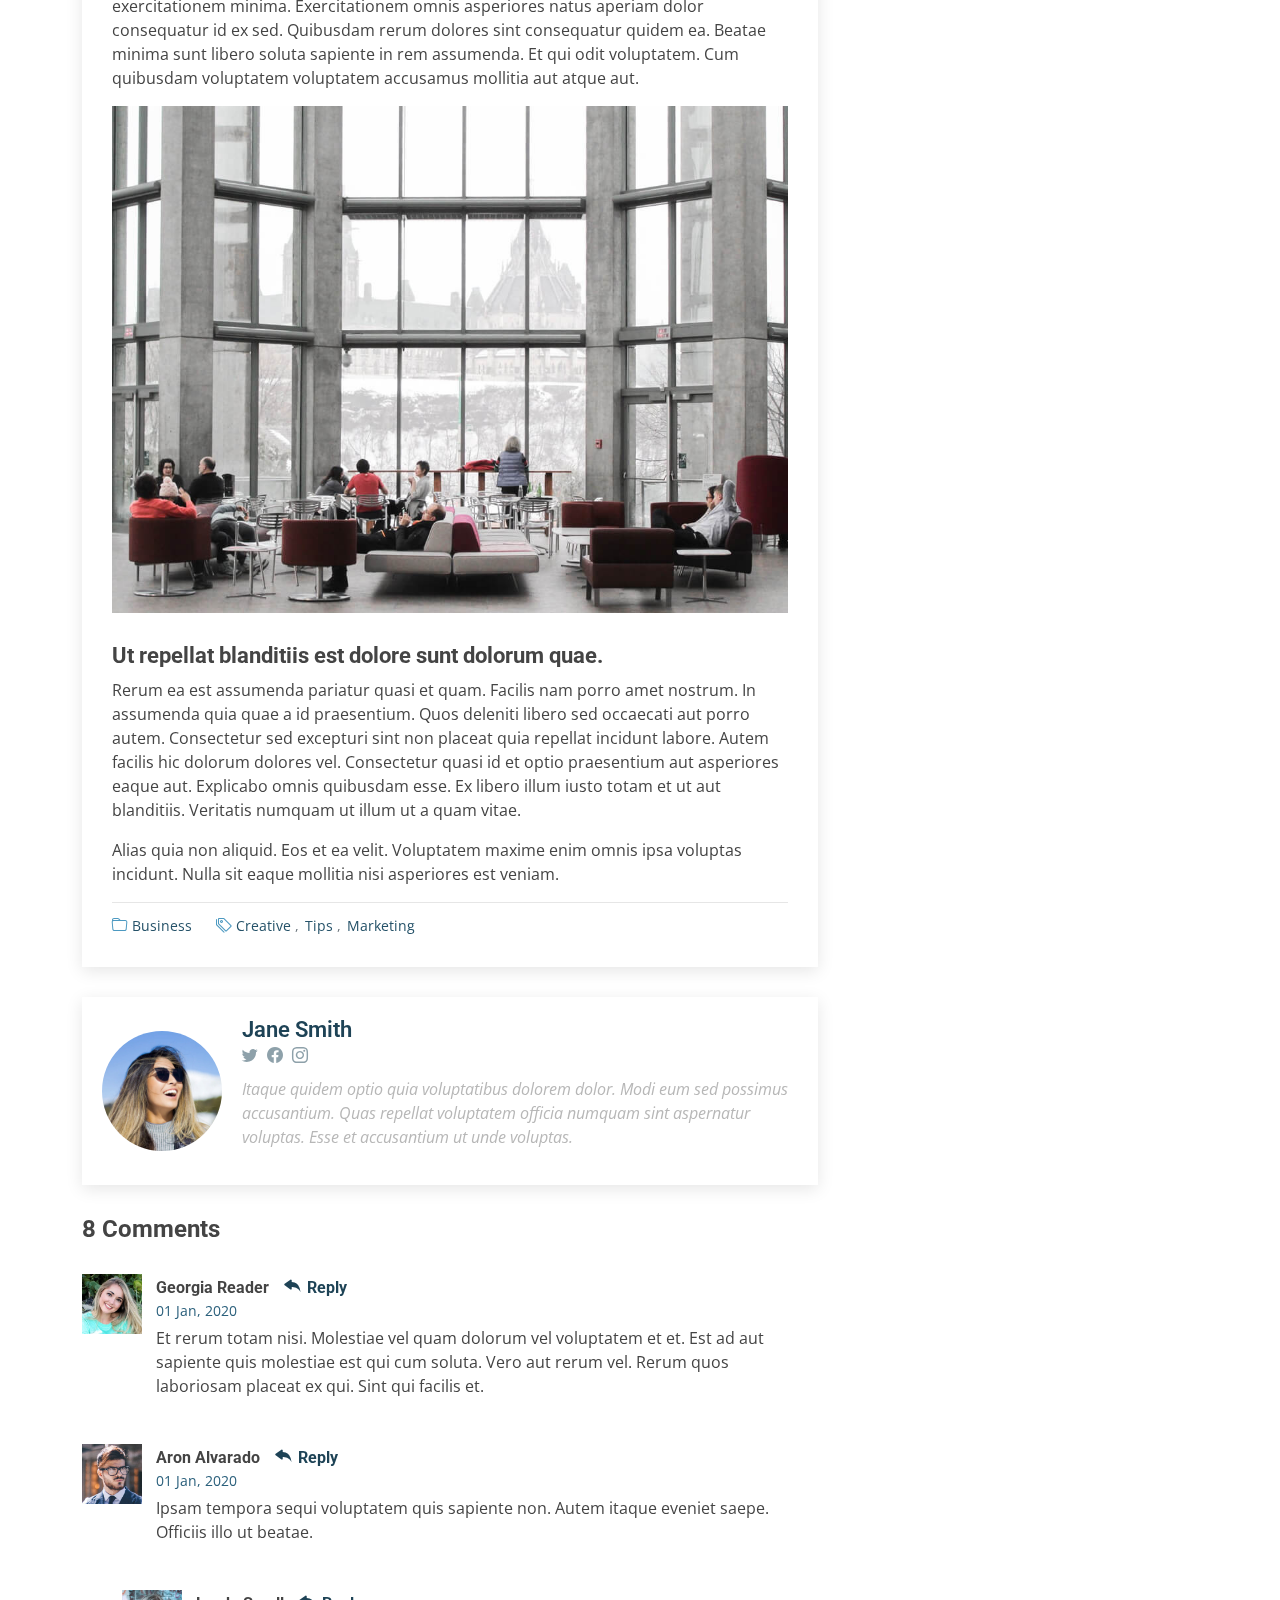
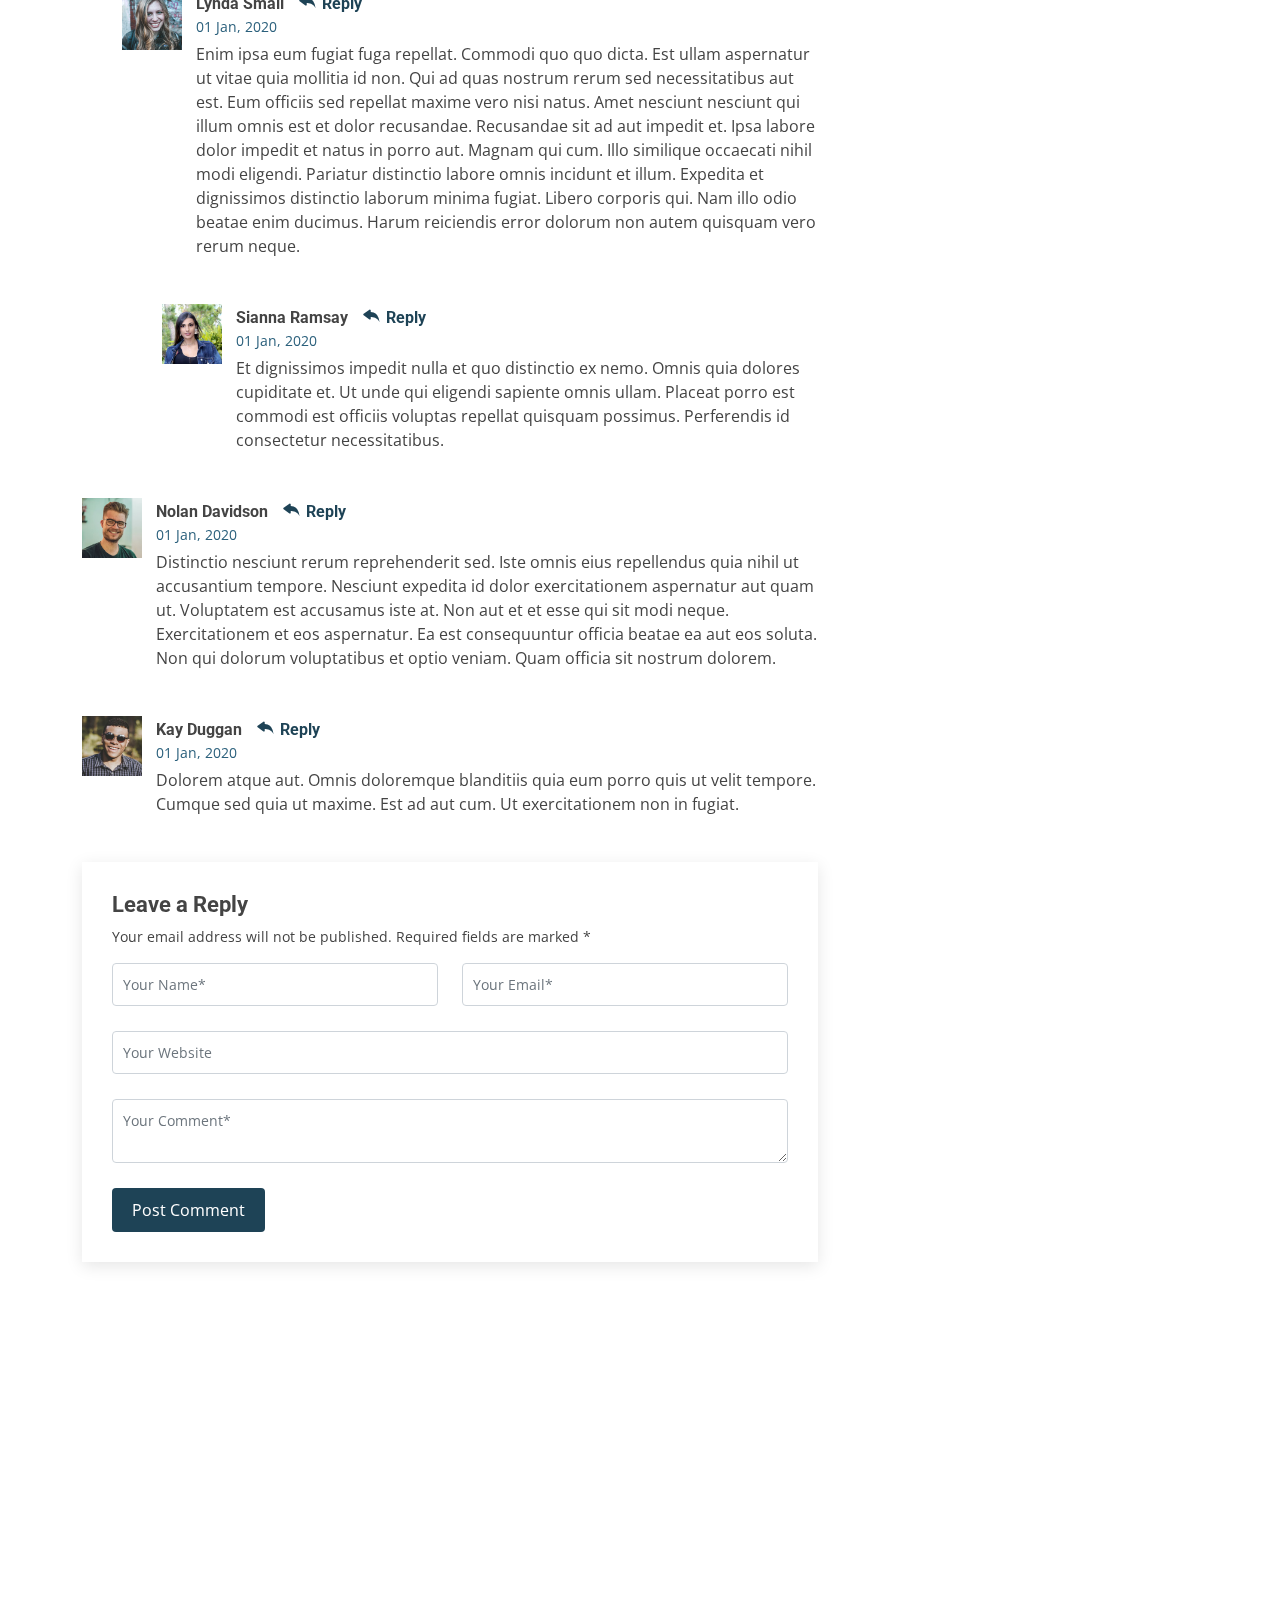
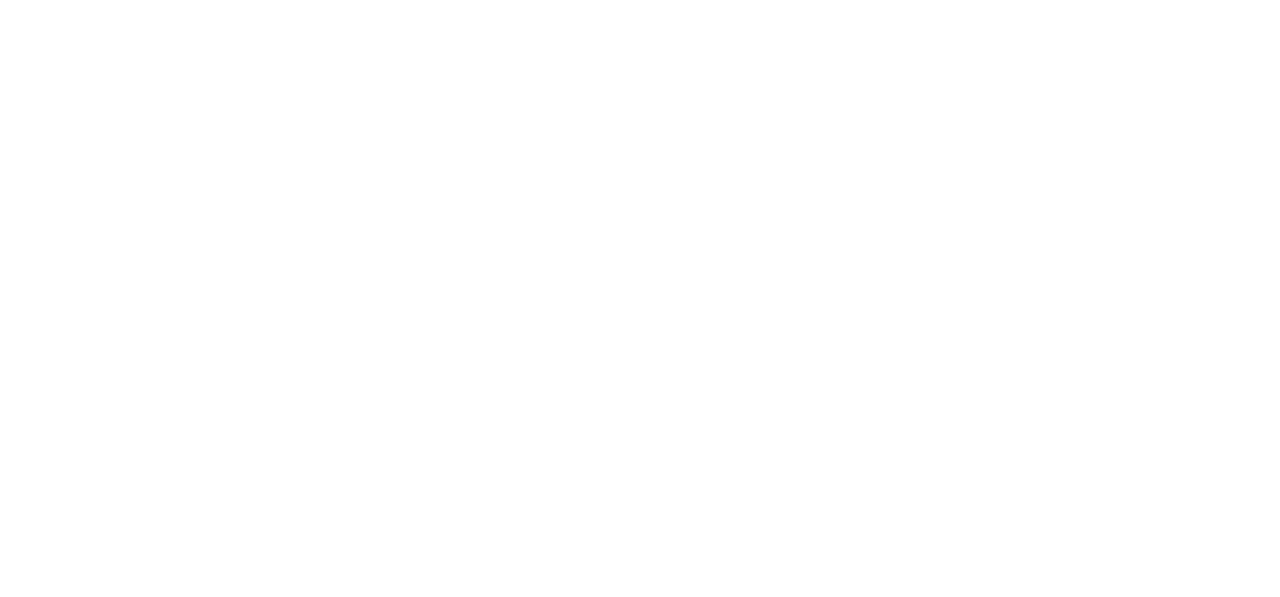
<file: blog-single.html>
<!DOCTYPE html>
<html lang="en">

<head>
  <meta charset="utf-8">
  <meta content="width=device-width, initial-scale=1.0" name="viewport">

  <title>Blog Single - Moderna Bootstrap Template</title>
  <meta content="" name="description">
  <meta content="" name="keywords">

  <!-- Favicons -->
  <link href="assets/img/favicon.png" rel="icon">
  <link href="assets/img/apple-touch-icon.png" rel="apple-touch-icon">

  <!-- Google Fonts -->
  <link href="https://fonts.googleapis.com/css?family=Open+Sans:300,300i,400,400i,600,600i,700,700i|Roboto:300,300i,400,400i,500,500i,700,700i&display=swap" rel="stylesheet">

  <!-- Vendor CSS Files -->
  <link href="assets/vendor/animate.css/animate.min.css" rel="stylesheet">
  <link href="assets/vendor/aos/aos.css" rel="stylesheet">
  <link href="assets/vendor/bootstrap/css/bootstrap.min.css" rel="stylesheet">
  <link href="assets/vendor/bootstrap-icons/bootstrap-icons.css" rel="stylesheet">
  <link href="assets/vendor/boxicons/css/boxicons.min.css" rel="stylesheet">
  <link href="assets/vendor/glightbox/css/glightbox.min.css" rel="stylesheet">
  <link href="assets/vendor/swiper/swiper-bundle.min.css" rel="stylesheet">

  <!-- Template Main CSS File -->
  <link href="assets/css/style.css" rel="stylesheet">

  <!-- =======================================================
  * Template Name: Moderna - v4.8.0
  * Template URL: https://bootstrapmade.com/free-bootstrap-template-corporate-moderna/
  * Author: BootstrapMade.com
  * License: https://bootstrapmade.com/license/
  ======================================================== -->
</head>

<body>

  <!-- ======= Header ======= -->
  <header id="header" class="fixed-top d-flex align-items-center ">
    <div class="container d-flex justify-content-between align-items-center">

      <div class="logo">
        <h1 class="text-light"><a href="index.html"><span>Moderna</span></a></h1>
        <!-- Uncomment below if you prefer to use an image logo -->
        <!-- <a href="index.html"><img src="assets/img/logo.png" alt="" class="img-fluid"></a>-->
      </div>

      <nav id="navbar" class="navbar">
        <ul>
          <li><a class="" href="index.html">Home</a></li>
          <li><a href="about.html">About</a></li>
          <li><a href="services.html">Services</a></li>
          <li><a href="portfolio.html">Portfolio</a></li>
          <li><a href="team.html">Team</a></li>
          <li><a class="active" href="blog.html">Blog</a></li>
          <li class="dropdown"><a href="#"><span>Drop Down</span> <i class="bi bi-chevron-down"></i></a>
            <ul>
              <li><a href="#">Drop Down 1</a></li>
              <li class="dropdown"><a href="#"><span>Deep Drop Down</span> <i class="bi bi-chevron-right"></i></a>
                <ul>
                  <li><a href="#">Deep Drop Down 1</a></li>
                  <li><a href="#">Deep Drop Down 2</a></li>
                  <li><a href="#">Deep Drop Down 3</a></li>
                  <li><a href="#">Deep Drop Down 4</a></li>
                  <li><a href="#">Deep Drop Down 5</a></li>
                </ul>
              </li>
              <li><a href="#">Drop Down 2</a></li>
              <li><a href="#">Drop Down 3</a></li>
              <li><a href="#">Drop Down 4</a></li>
            </ul>
          </li>
          <li><a href="contact.html">Contact Us</a></li>
        </ul>
        <i class="bi bi-list mobile-nav-toggle"></i>
      </nav><!-- .navbar -->

    </div>
  </header><!-- End Header -->

  <main id="main">

    <!-- ======= Blog Section ======= -->
    <section class="breadcrumbs">
      <div class="container">

        <div class="d-flex justify-content-between align-items-center">
          <h2>Blog</h2>

          <ol>
            <li><a href="index.html">Home</a></li>
            <li><a href="blog.html">Blog</a></li>
            <li>Dolorum optio tempore voluptas dignissimos cumque fuga qui quibusdam quia reiciendis</li>
          </ol>
        </div>

      </div>
    </section><!-- End Blog Section -->

    <!-- ======= Blog Single Section ======= -->
    <section id="blog" class="blog">
      <div class="container" data-aos="fade-up">

        <div class="row">

          <div class="col-lg-8 entries">

            <article class="entry entry-single">

              <div class="entry-img">
                <img src="assets/img/blog/blog-1.jpg" alt="" class="img-fluid">
              </div>

              <h2 class="entry-title">
                <a href="blog-single.html">Dolorum optio tempore voluptas dignissimos cumque fuga qui quibusdam quia</a>
              </h2>

              <div class="entry-meta">
                <ul>
                  <li class="d-flex align-items-center"><i class="bi bi-person"></i> <a href="blog-single.html">John Doe</a></li>
                  <li class="d-flex align-items-center"><i class="bi bi-clock"></i> <a href="blog-single.html"><time datetime="2020-01-01">Jan 1, 2020</time></a></li>
                  <li class="d-flex align-items-center"><i class="bi bi-chat-dots"></i> <a href="blog-single.html">12 Comments</a></li>
                </ul>
              </div>

              <div class="entry-content">
                <p>
                  Similique neque nam consequuntur ad non maxime aliquam quas. Quibusdam animi praesentium. Aliquam et laboriosam eius aut nostrum quidem aliquid dicta.
                  Et eveniet enim. Qui velit est ea dolorem doloremque deleniti aperiam unde soluta. Est cum et quod quos aut ut et sit sunt. Voluptate porro consequatur assumenda perferendis dolore.
                </p>

                <p>
                  Sit repellat hic cupiditate hic ut nemo. Quis nihil sunt non reiciendis. Sequi in accusamus harum vel aspernatur. Excepturi numquam nihil cumque odio. Et voluptate cupiditate.
                </p>

                <blockquote>
                  <p>
                    Et vero doloremque tempore voluptatem ratione vel aut. Deleniti sunt animi aut. Aut eos aliquam doloribus minus autem quos.
                  </p>
                </blockquote>

                <p>
                  Sed quo laboriosam qui architecto. Occaecati repellendus omnis dicta inventore tempore provident voluptas mollitia aliquid. Id repellendus quia. Asperiores nihil magni dicta est suscipit perspiciatis. Voluptate ex rerum assumenda dolores nihil quaerat.
                  Dolor porro tempora et quibusdam voluptas. Beatae aut at ad qui tempore corrupti velit quisquam rerum. Omnis dolorum exercitationem harum qui qui blanditiis neque.
                  Iusto autem itaque. Repudiandae hic quae aspernatur ea neque qui. Architecto voluptatem magni. Vel magnam quod et tempora deleniti error rerum nihil tempora.
                </p>

                <h3>Et quae iure vel ut odit alias.</h3>
                <p>
                  Officiis animi maxime nulla quo et harum eum quis a. Sit hic in qui quos fugit ut rerum atque. Optio provident dolores atque voluptatem rem excepturi molestiae qui. Voluptatem laborum omnis ullam quibusdam perspiciatis nulla nostrum. Voluptatum est libero eum nesciunt aliquid qui.
                  Quia et suscipit non sequi. Maxime sed odit. Beatae nesciunt nesciunt accusamus quia aut ratione aspernatur dolor. Sint harum eveniet dicta exercitationem minima. Exercitationem omnis asperiores natus aperiam dolor consequatur id ex sed. Quibusdam rerum dolores sint consequatur quidem ea.
                  Beatae minima sunt libero soluta sapiente in rem assumenda. Et qui odit voluptatem. Cum quibusdam voluptatem voluptatem accusamus mollitia aut atque aut.
                </p>
                <img src="assets/img/blog/blog-inside-post.jpg" class="img-fluid" alt="">

                <h3>Ut repellat blanditiis est dolore sunt dolorum quae.</h3>
                <p>
                  Rerum ea est assumenda pariatur quasi et quam. Facilis nam porro amet nostrum. In assumenda quia quae a id praesentium. Quos deleniti libero sed occaecati aut porro autem. Consectetur sed excepturi sint non placeat quia repellat incidunt labore. Autem facilis hic dolorum dolores vel.
                  Consectetur quasi id et optio praesentium aut asperiores eaque aut. Explicabo omnis quibusdam esse. Ex libero illum iusto totam et ut aut blanditiis. Veritatis numquam ut illum ut a quam vitae.
                </p>
                <p>
                  Alias quia non aliquid. Eos et ea velit. Voluptatem maxime enim omnis ipsa voluptas incidunt. Nulla sit eaque mollitia nisi asperiores est veniam.
                </p>

              </div>

              <div class="entry-footer">
                <i class="bi bi-folder"></i>
                <ul class="cats">
                  <li><a href="#">Business</a></li>
                </ul>

                <i class="bi bi-tags"></i>
                <ul class="tags">
                  <li><a href="#">Creative</a></li>
                  <li><a href="#">Tips</a></li>
                  <li><a href="#">Marketing</a></li>
                </ul>
              </div>

            </article><!-- End blog entry -->

            <div class="blog-author d-flex align-items-center">
              <img src="assets/img/blog/blog-author.jpg" class="rounded-circle float-left" alt="">
              <div>
                <h4>Jane Smith</h4>
                <div class="social-links">
                  <a href="https://twitters.com/#"><i class="bi bi-twitter"></i></a>
                  <a href="https://facebook.com/#"><i class="bi bi-facebook"></i></a>
                  <a href="https://instagram.com/#"><i class="biu bi-instagram"></i></a>
                </div>
                <p>
                  Itaque quidem optio quia voluptatibus dolorem dolor. Modi eum sed possimus accusantium. Quas repellat voluptatem officia numquam sint aspernatur voluptas. Esse et accusantium ut unde voluptas.
                </p>
              </div>
            </div><!-- End blog author bio -->

            <div class="blog-comments">

              <h4 class="comments-count">8 Comments</h4>

              <div id="comment-1" class="comment">
                <div class="d-flex">
                  <div class="comment-img"><img src="assets/img/blog/comments-1.jpg" alt=""></div>
                  <div>
                    <h5><a href="">Georgia Reader</a> <a href="#" class="reply"><i class="bi bi-reply-fill"></i> Reply</a></h5>
                    <time datetime="2020-01-01">01 Jan, 2020</time>
                    <p>
                      Et rerum totam nisi. Molestiae vel quam dolorum vel voluptatem et et. Est ad aut sapiente quis molestiae est qui cum soluta.
                      Vero aut rerum vel. Rerum quos laboriosam placeat ex qui. Sint qui facilis et.
                    </p>
                  </div>
                </div>
              </div><!-- End comment #1 -->

              <div id="comment-2" class="comment">
                <div class="d-flex">
                  <div class="comment-img"><img src="assets/img/blog/comments-2.jpg" alt=""></div>
                  <div>
                    <h5><a href="">Aron Alvarado</a> <a href="#" class="reply"><i class="bi bi-reply-fill"></i> Reply</a></h5>
                    <time datetime="2020-01-01">01 Jan, 2020</time>
                    <p>
                      Ipsam tempora sequi voluptatem quis sapiente non. Autem itaque eveniet saepe. Officiis illo ut beatae.
                    </p>
                  </div>
                </div>

                <div id="comment-reply-1" class="comment comment-reply">
                  <div class="d-flex">
                    <div class="comment-img"><img src="assets/img/blog/comments-3.jpg" alt=""></div>
                    <div>
                      <h5><a href="">Lynda Small</a> <a href="#" class="reply"><i class="bi bi-reply-fill"></i> Reply</a></h5>
                      <time datetime="2020-01-01">01 Jan, 2020</time>
                      <p>
                        Enim ipsa eum fugiat fuga repellat. Commodi quo quo dicta. Est ullam aspernatur ut vitae quia mollitia id non. Qui ad quas nostrum rerum sed necessitatibus aut est. Eum officiis sed repellat maxime vero nisi natus. Amet nesciunt nesciunt qui illum omnis est et dolor recusandae.

                        Recusandae sit ad aut impedit et. Ipsa labore dolor impedit et natus in porro aut. Magnam qui cum. Illo similique occaecati nihil modi eligendi. Pariatur distinctio labore omnis incidunt et illum. Expedita et dignissimos distinctio laborum minima fugiat.

                        Libero corporis qui. Nam illo odio beatae enim ducimus. Harum reiciendis error dolorum non autem quisquam vero rerum neque.
                      </p>
                    </div>
                  </div>

                  <div id="comment-reply-2" class="comment comment-reply">
                    <div class="d-flex">
                      <div class="comment-img"><img src="assets/img/blog/comments-4.jpg" alt=""></div>
                      <div>
                        <h5><a href="">Sianna Ramsay</a> <a href="#" class="reply"><i class="bi bi-reply-fill"></i> Reply</a></h5>
                        <time datetime="2020-01-01">01 Jan, 2020</time>
                        <p>
                          Et dignissimos impedit nulla et quo distinctio ex nemo. Omnis quia dolores cupiditate et. Ut unde qui eligendi sapiente omnis ullam. Placeat porro est commodi est officiis voluptas repellat quisquam possimus. Perferendis id consectetur necessitatibus.
                        </p>
                      </div>
                    </div>

                  </div><!-- End comment reply #2-->

                </div><!-- End comment reply #1-->

              </div><!-- End comment #2-->

              <div id="comment-3" class="comment">
                <div class="d-flex">
                  <div class="comment-img"><img src="assets/img/blog/comments-5.jpg" alt=""></div>
                  <div>
                    <h5><a href="">Nolan Davidson</a> <a href="#" class="reply"><i class="bi bi-reply-fill"></i> Reply</a></h5>
                    <time datetime="2020-01-01">01 Jan, 2020</time>
                    <p>
                      Distinctio nesciunt rerum reprehenderit sed. Iste omnis eius repellendus quia nihil ut accusantium tempore. Nesciunt expedita id dolor exercitationem aspernatur aut quam ut. Voluptatem est accusamus iste at.
                      Non aut et et esse qui sit modi neque. Exercitationem et eos aspernatur. Ea est consequuntur officia beatae ea aut eos soluta. Non qui dolorum voluptatibus et optio veniam. Quam officia sit nostrum dolorem.
                    </p>
                  </div>
                </div>

              </div><!-- End comment #3 -->

              <div id="comment-4" class="comment">
                <div class="d-flex">
                  <div class="comment-img"><img src="assets/img/blog/comments-6.jpg" alt=""></div>
                  <div>
                    <h5><a href="">Kay Duggan</a> <a href="#" class="reply"><i class="bi bi-reply-fill"></i> Reply</a></h5>
                    <time datetime="2020-01-01">01 Jan, 2020</time>
                    <p>
                      Dolorem atque aut. Omnis doloremque blanditiis quia eum porro quis ut velit tempore. Cumque sed quia ut maxime. Est ad aut cum. Ut exercitationem non in fugiat.
                    </p>
                  </div>
                </div>

              </div><!-- End comment #4 -->

              <div class="reply-form">
                <h4>Leave a Reply</h4>
                <p>Your email address will not be published. Required fields are marked * </p>
                <form action="">
                  <div class="row">
                    <div class="col-md-6 form-group">
                      <input name="name" type="text" class="form-control" placeholder="Your Name*">
                    </div>
                    <div class="col-md-6 form-group">
                      <input name="email" type="text" class="form-control" placeholder="Your Email*">
                    </div>
                  </div>
                  <div class="row">
                    <div class="col form-group">
                      <input name="website" type="text" class="form-control" placeholder="Your Website">
                    </div>
                  </div>
                  <div class="row">
                    <div class="col form-group">
                      <textarea name="comment" class="form-control" placeholder="Your Comment*"></textarea>
                    </div>
                  </div>
                  <button type="submit" class="btn btn-primary">Post Comment</button>

                </form>

              </div>

            </div><!-- End blog comments -->

          </div><!-- End blog entries list -->

          <div class="col-lg-4">

            <div class="sidebar">

              <h3 class="sidebar-title">Search</h3>
              <div class="sidebar-item search-form">
                <form action="">
                  <input type="text">
                  <button type="submit"><i class="bi bi-search"></i></button>
                </form>
              </div><!-- End sidebar search formn-->

              <h3 class="sidebar-title">Categories</h3>
              <div class="sidebar-item categories">
                <ul>
                  <li><a href="#">General <span>(25)</span></a></li>
                  <li><a href="#">Lifestyle <span>(12)</span></a></li>
                  <li><a href="#">Travel <span>(5)</span></a></li>
                  <li><a href="#">Design <span>(22)</span></a></li>
                  <li><a href="#">Creative <span>(8)</span></a></li>
                  <li><a href="#">Educaion <span>(14)</span></a></li>
                </ul>
              </div><!-- End sidebar categories-->

              <h3 class="sidebar-title">Recent Posts</h3>
              <div class="sidebar-item recent-posts">
                <div class="post-item clearfix">
                  <img src="assets/img/blog/blog-recent-1.jpg" alt="">
                  <h4><a href="blog-single.html">Nihil blanditiis at in nihil autem</a></h4>
                  <time datetime="2020-01-01">Jan 1, 2020</time>
                </div>

                <div class="post-item clearfix">
                  <img src="assets/img/blog/blog-recent-2.jpg" alt="">
                  <h4><a href="blog-single.html">Quidem autem et impedit</a></h4>
                  <time datetime="2020-01-01">Jan 1, 2020</time>
                </div>

                <div class="post-item clearfix">
                  <img src="assets/img/blog/blog-recent-3.jpg" alt="">
                  <h4><a href="blog-single.html">Id quia et et ut maxime similique occaecati ut</a></h4>
                  <time datetime="2020-01-01">Jan 1, 2020</time>
                </div>

                <div class="post-item clearfix">
                  <img src="assets/img/blog/blog-recent-4.jpg" alt="">
                  <h4><a href="blog-single.html">Laborum corporis quo dara net para</a></h4>
                  <time datetime="2020-01-01">Jan 1, 2020</time>
                </div>

                <div class="post-item clearfix">
                  <img src="assets/img/blog/blog-recent-5.jpg" alt="">
                  <h4><a href="blog-single.html">Et dolores corrupti quae illo quod dolor</a></h4>
                  <time datetime="2020-01-01">Jan 1, 2020</time>
                </div>

              </div><!-- End sidebar recent posts-->

              <h3 class="sidebar-title">Tags</h3>
              <div class="sidebar-item tags">
                <ul>
                  <li><a href="#">App</a></li>
                  <li><a href="#">IT</a></li>
                  <li><a href="#">Business</a></li>
                  <li><a href="#">Mac</a></li>
                  <li><a href="#">Design</a></li>
                  <li><a href="#">Office</a></li>
                  <li><a href="#">Creative</a></li>
                  <li><a href="#">Studio</a></li>
                  <li><a href="#">Smart</a></li>
                  <li><a href="#">Tips</a></li>
                  <li><a href="#">Marketing</a></li>
                </ul>
              </div><!-- End sidebar tags-->

            </div><!-- End sidebar -->

          </div><!-- End blog sidebar -->

        </div>

      </div>
    </section><!-- End Blog Single Section -->

  </main><!-- End #main -->

  <!-- ======= Footer ======= -->
  <footer id="footer" data-aos="fade-up" data-aos-easing="ease-in-out" data-aos-duration="500">

    <div class="footer-newsletter">
      <div class="container">
        <div class="row">
          <div class="col-lg-6">
            <h4>Our Newsletter</h4>
            <p>Tamen quem nulla quae legam multos aute sint culpa legam noster magna</p>
          </div>
          <div class="col-lg-6">
            <form action="" method="post">
              <input type="email" name="email"><input type="submit" value="Subscribe">
            </form>
          </div>
        </div>
      </div>
    </div>

    <div class="footer-top">
      <div class="container">
        <div class="row">

          <div class="col-lg-3 col-md-6 footer-links">
            <h4>Useful Links</h4>
            <ul>
              <li><i class="bx bx-chevron-right"></i> <a href="#">Home</a></li>
              <li><i class="bx bx-chevron-right"></i> <a href="#">About us</a></li>
              <li><i class="bx bx-chevron-right"></i> <a href="#">Services</a></li>
              <li><i class="bx bx-chevron-right"></i> <a href="#">Terms of service</a></li>
              <li><i class="bx bx-chevron-right"></i> <a href="#">Privacy policy</a></li>
            </ul>
          </div>

          <div class="col-lg-3 col-md-6 footer-links">
            <h4>Our Services</h4>
            <ul>
              <li><i class="bx bx-chevron-right"></i> <a href="#">Web Design</a></li>
              <li><i class="bx bx-chevron-right"></i> <a href="#">Web Development</a></li>
              <li><i class="bx bx-chevron-right"></i> <a href="#">Product Management</a></li>
              <li><i class="bx bx-chevron-right"></i> <a href="#">Marketing</a></li>
              <li><i class="bx bx-chevron-right"></i> <a href="#">Graphic Design</a></li>
            </ul>
          </div>

          <div class="col-lg-3 col-md-6 footer-contact">
            <h4>Contact Us</h4>
            <p>
              A108 Adam Street <br>
              New York, NY 535022<br>
              United States <br><br>
              <strong>Phone:</strong> +1 5589 55488 55<br>
              <strong>Email:</strong> info@example.com<br>
            </p>

          </div>

          <div class="col-lg-3 col-md-6 footer-info">
            <h3>About Moderna</h3>
            <p>Cras fermentum odio eu feugiat lide par naso tierra. Justo eget nada terra videa magna derita valies darta donna mare fermentum iaculis eu non diam phasellus.</p>
            <div class="social-links mt-3">
              <a href="#" class="twitter"><i class="bx bxl-twitter"></i></a>
              <a href="#" class="facebook"><i class="bx bxl-facebook"></i></a>
              <a href="#" class="instagram"><i class="bx bxl-instagram"></i></a>
              <a href="#" class="linkedin"><i class="bx bxl-linkedin"></i></a>
            </div>
          </div>

        </div>
      </div>
    </div>

    <div class="container">
      <div class="copyright">
        &copy; Copyright <strong><span>Moderna</span></strong>. All Rights Reserved
      </div>
      <div class="credits">
        <!-- All the links in the footer should remain intact. -->
        <!-- You can delete the links only if you purchased the pro version. -->
        <!-- Licensing information: https://bootstrapmade.com/license/ -->
        <!-- Purchase the pro version with working PHP/AJAX contact form: https://bootstrapmade.com/free-bootstrap-template-corporate-moderna/ -->
        Designed by <a href="https://bootstrapmade.com/">BootstrapMade</a>
      </div>
    </div>
  </footer><!-- End Footer -->

  <a href="#" class="back-to-top d-flex align-items-center justify-content-center"><i class="bi bi-arrow-up-short"></i></a>

  <!-- Vendor JS Files -->
  <script src="assets/vendor/purecounter/purecounter.js"></script>
  <script src="assets/vendor/aos/aos.js"></script>
  <script src="assets/vendor/bootstrap/js/bootstrap.bundle.min.js"></script>
  <script src="assets/vendor/glightbox/js/glightbox.min.js"></script>
  <script src="assets/vendor/isotope-layout/isotope.pkgd.min.js"></script>
  <script src="assets/vendor/swiper/swiper-bundle.min.js"></script>
  <script src="assets/vendor/waypoints/noframework.waypoints.js"></script>
  <script src="assets/vendor/php-email-form/validate.js"></script>

  <!-- Template Main JS File -->
  <script src="assets/js/main.js"></script>

</body>

</html>
</file>
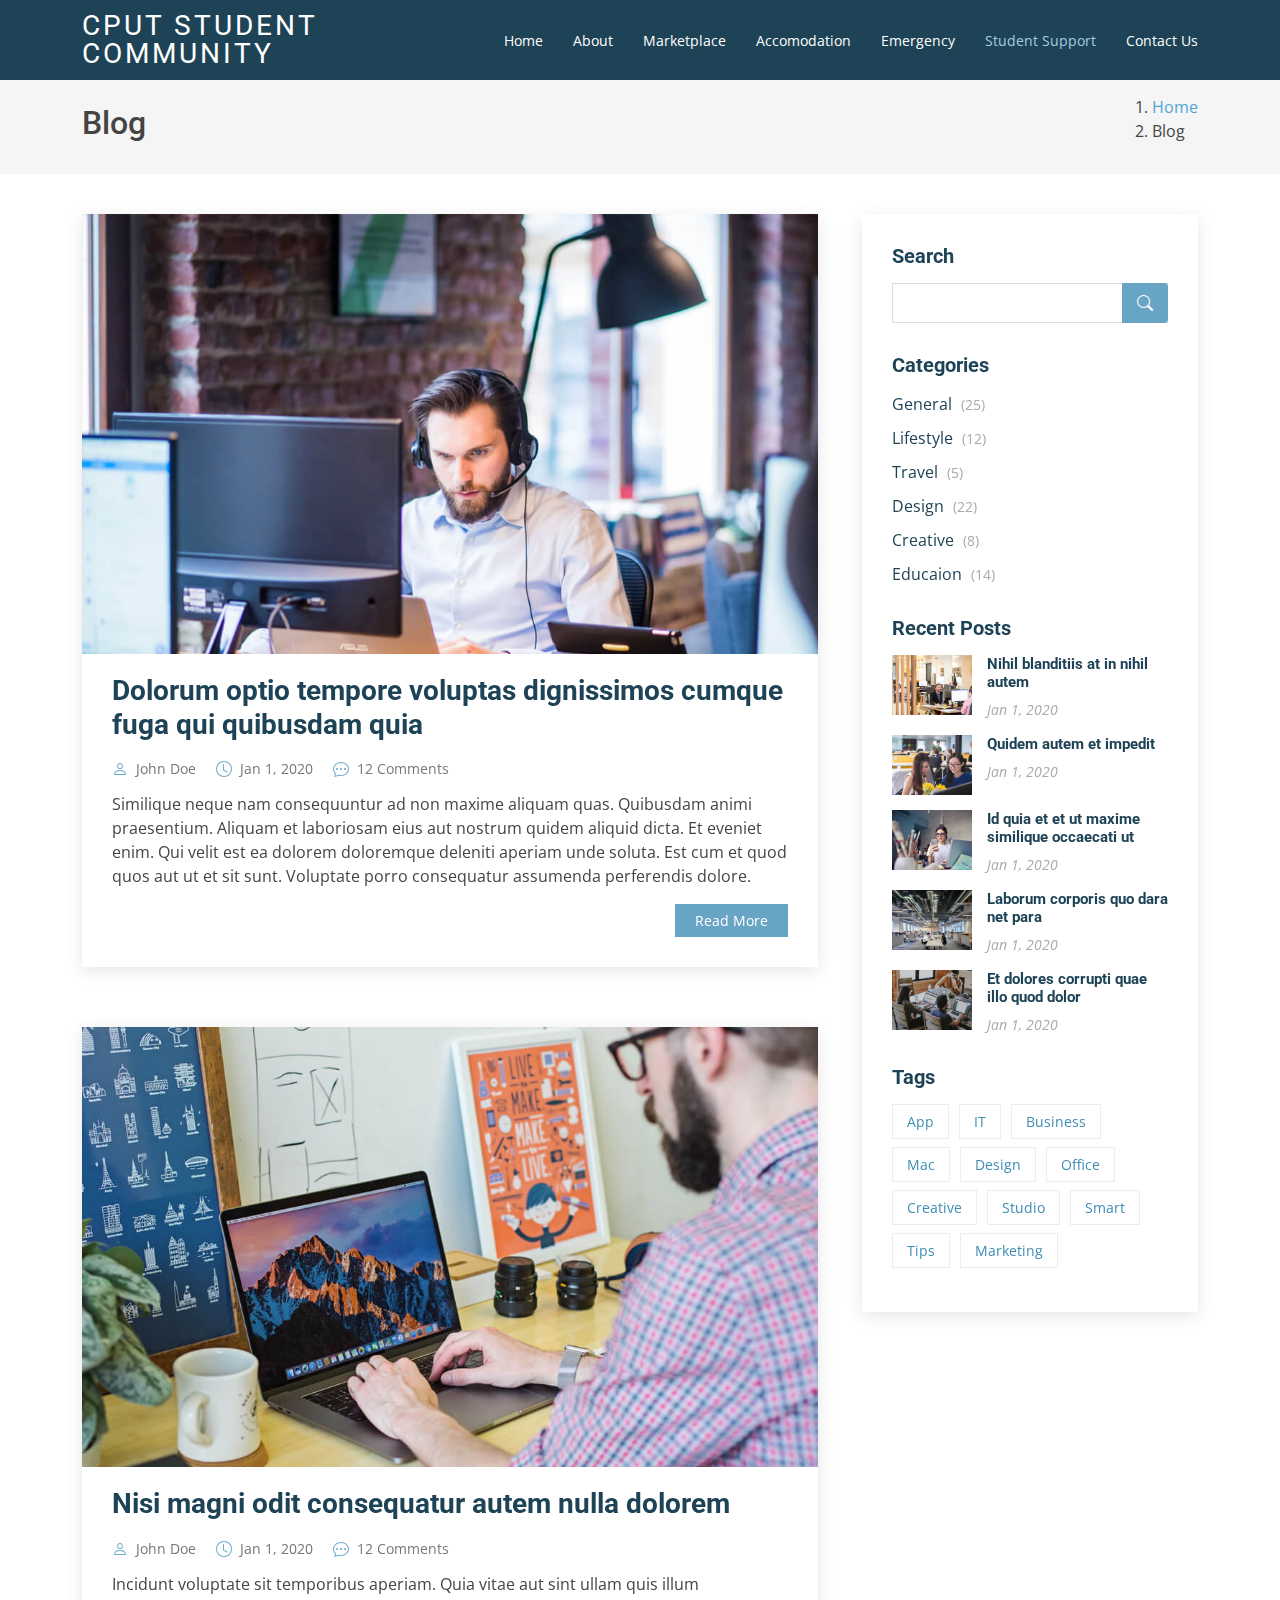
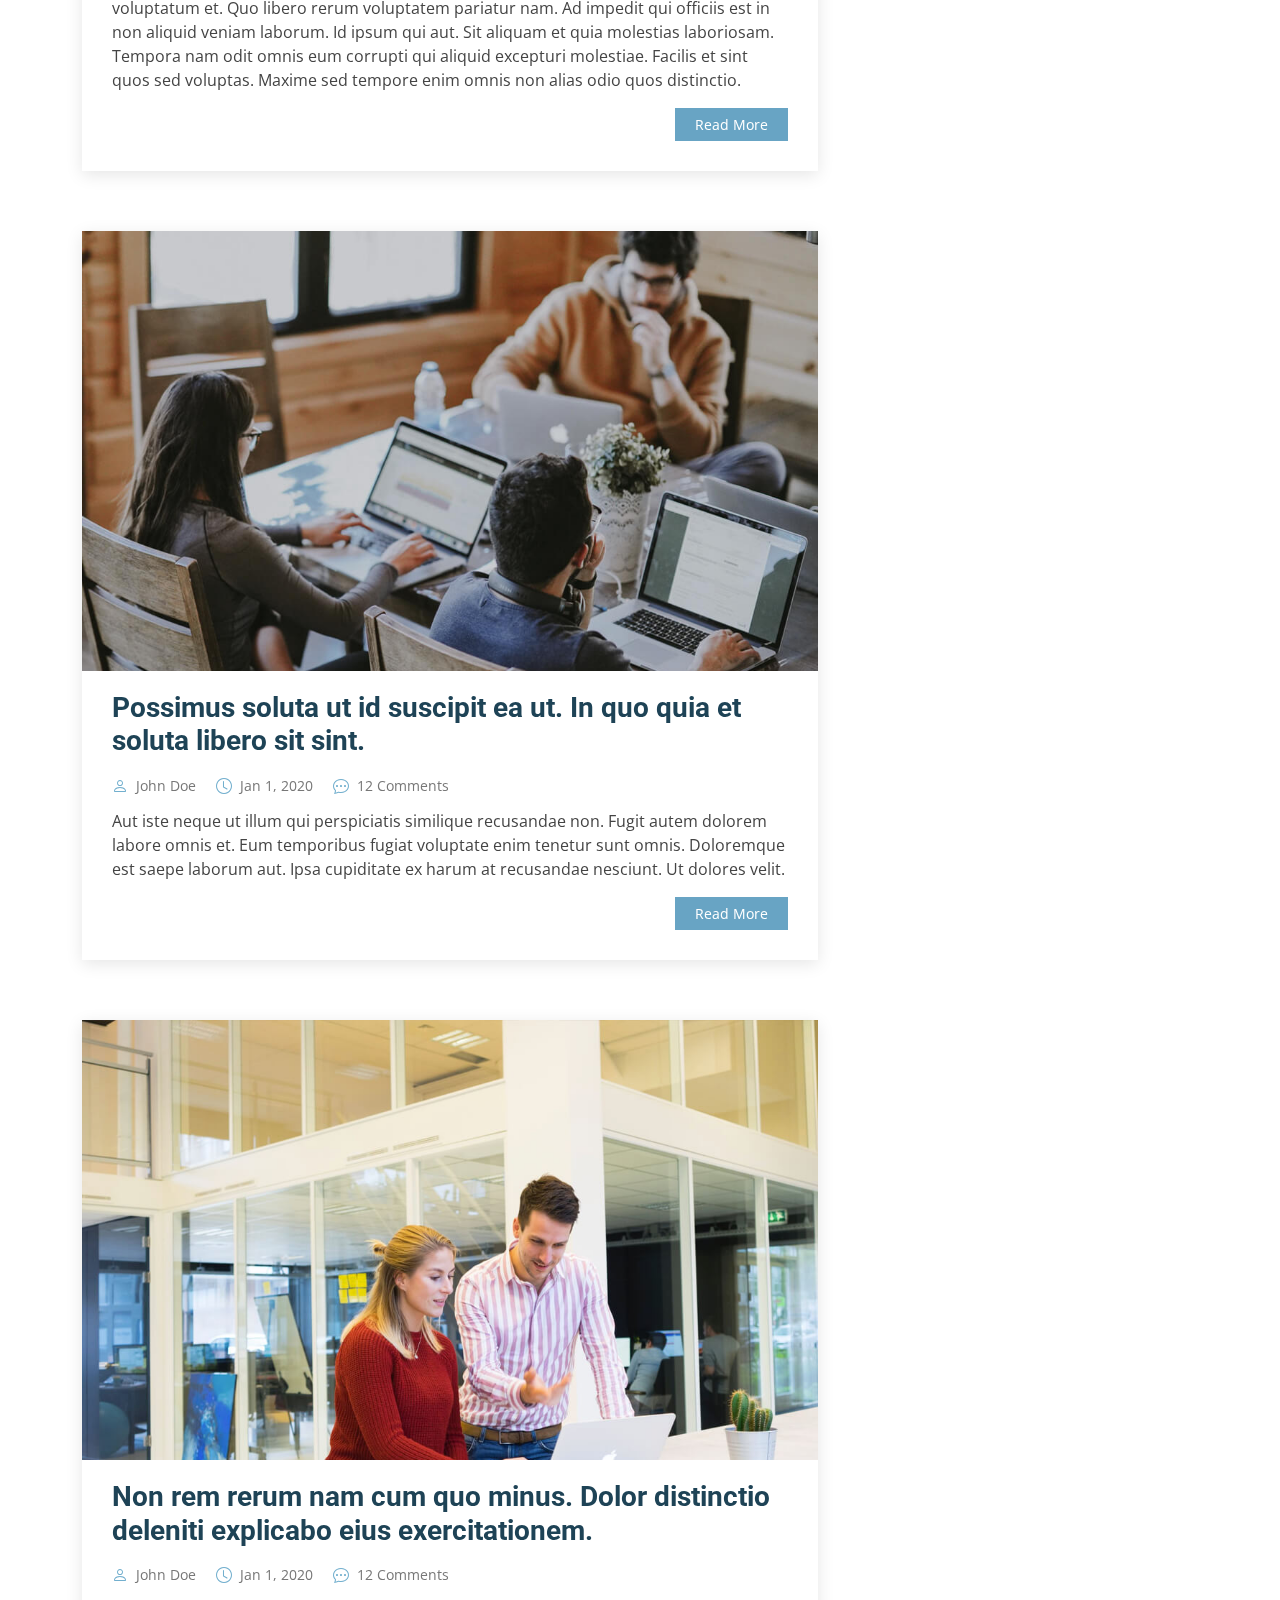
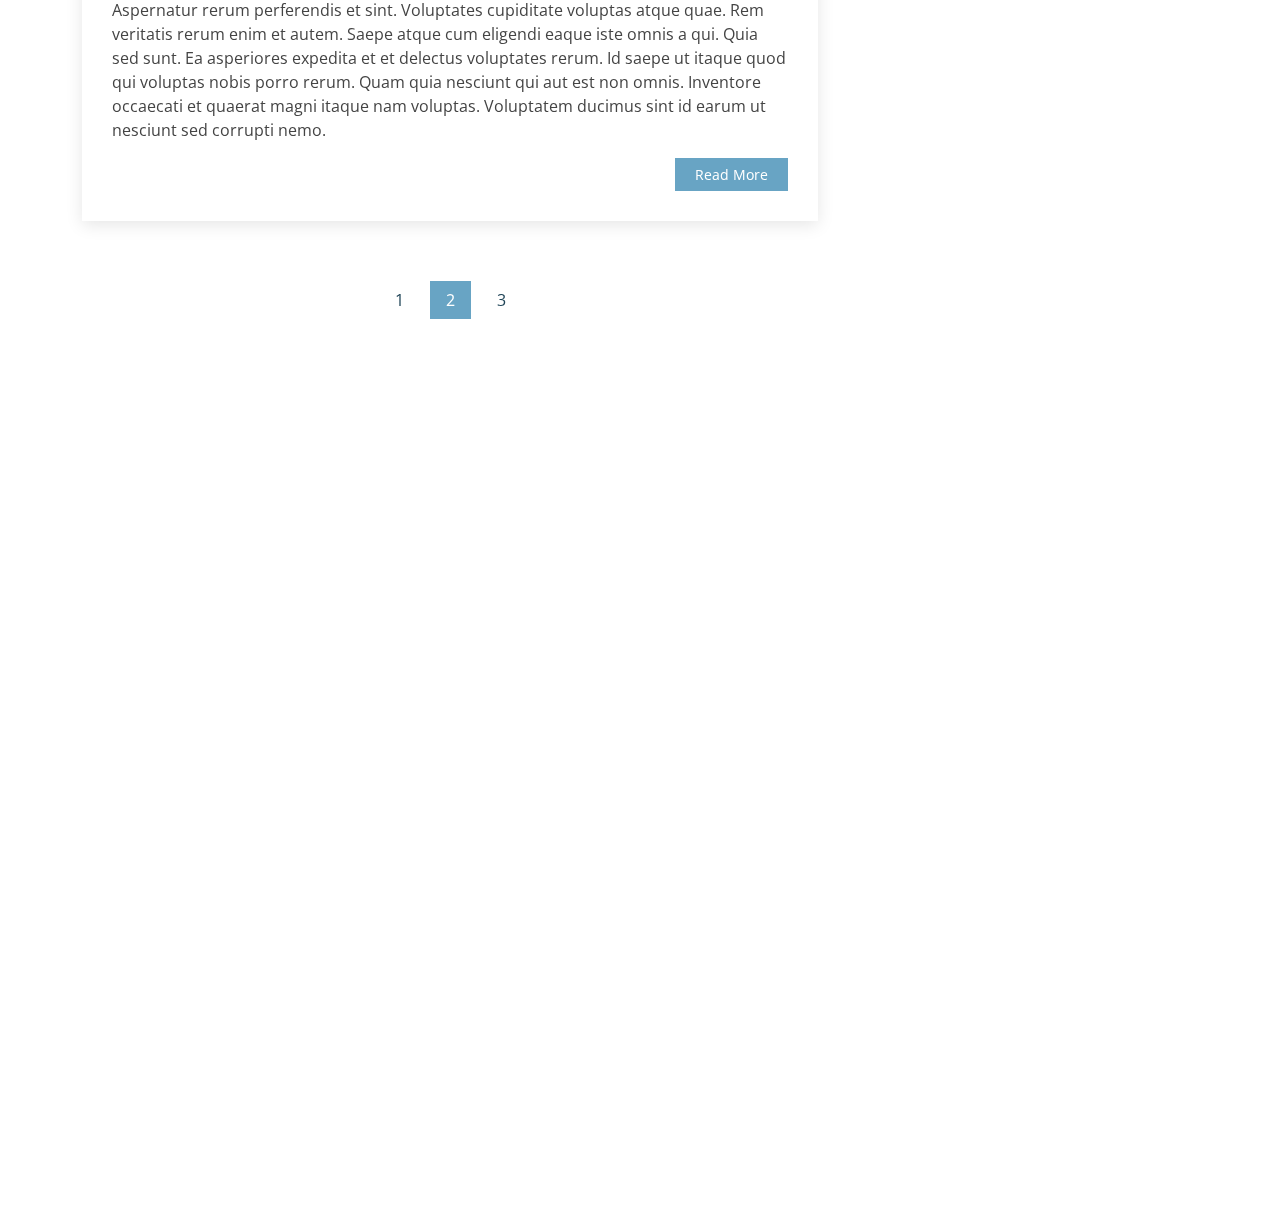
<file: blog.html>
<!DOCTYPE html>
<html lang="en">

<head>
  <meta charset="utf-8">
  <meta content="width=device-width, initial-scale=1.0" name="viewport">

  <title>CPUT Student Community</title>
  <meta content="" name="description">
  <meta content="" name="keywords">

  <!-- Favicons -->
  <link href="assets/img/favicon.png" rel="icon">
  <link href="assets/img/apple-touch-icon.png" rel="apple-touch-icon">

  <!-- Google Fonts -->
  <link href="https://fonts.googleapis.com/css?family=Open+Sans:300,300i,400,400i,600,600i,700,700i|Roboto:300,300i,400,400i,500,500i,700,700i&display=swap" rel="stylesheet">

  <!-- Vendor CSS Files -->
  <link href="assets/vendor/animate.css/animate.min.css" rel="stylesheet">
  <link href="assets/vendor/aos/aos.css" rel="stylesheet">
  <link href="assets/vendor/bootstrap/css/bootstrap.min.css" rel="stylesheet">
  <link href="assets/vendor/bootstrap-icons/bootstrap-icons.css" rel="stylesheet">
  <link href="assets/vendor/boxicons/css/boxicons.min.css" rel="stylesheet">
  <link href="assets/vendor/glightbox/css/glightbox.min.css" rel="stylesheet">
  <link href="assets/vendor/swiper/swiper-bundle.min.css" rel="stylesheet">

  <!-- Template Main CSS File -->
  <link href="assets/css/style.css" rel="stylesheet">

  <!-- =======================================================
  * Template Name: Moderna - v4.8.0
  * Template URL: https://bootstrapmade.com/free-bootstrap-template-corporate-moderna/
  * Author: BootstrapMade.com
  * License: https://bootstrapmade.com/license/
  ======================================================== -->
</head>

<body>

  <!-- ======= Header ======= -->
  <header id="header" class="fixed-top d-flex align-items-center ">
    <div class="container d-flex justify-content-between align-items-center">

      <div class="logo">
        <h1 class="text-light"><a href="index.html"><span>CPUT Student Community</span></a></h1>
        <!-- Uncomment below if you prefer to use an image logo -->
        <!-- <a href="index.html"><img src="assets/img/logo.png" alt="" class="img-fluid"></a>-->
      </div>

      <nav id="navbar" class="navbar">
        <ul>
          <li><a href="index.html">Home</a></li>
          <li><a href="about.html">About</a></li>
          <li><a href="services.html">Marketplace</a></li>
          <li><a href="portfolio.html">Accomodation</a></li>
          <li><a href="team.html">Emergency</a></li>
          <li><a class="active " href="blog.html">Student Support</a></li>
            
          </li>
          <li><a href="contact.html">Contact Us</a></li>
        </ul>
        <i class="bi bi-list mobile-nav-toggle"></i>
      </nav><!-- .navbar -->

    </div>
  </header><!-- End Header -->

  <main id="main">

    <!-- ======= Blog Section ======= -->
    <section class="breadcrumbs">
      <div class="container">

        <div class="d-flex justify-content-between align-items-center">
          <h2>Blog</h2>

          <ol>
            <li><a href="index.html">Home</a></li>
            <li>Blog</li>
          </ol>
        </div>

      </div>
    </section><!-- End Blog Section -->

    <!-- ======= Blog Section ======= -->
    <section id="blog" class="blog">
      <div class="container" data-aos="fade-up">

        <div class="row">

          <div class="col-lg-8 entries">

            <article class="entry">

              <div class="entry-img">
                <img src="assets/img/blog/blog-1.jpg" alt="" class="img-fluid">
              </div>

              <h2 class="entry-title">
                <a href="blog-single.html">Dolorum optio tempore voluptas dignissimos cumque fuga qui quibusdam quia</a>
              </h2>

              <div class="entry-meta">
                <ul>
                  <li class="d-flex align-items-center"><i class="bi bi-person"></i> <a href="blog-single.html">John Doe</a></li>
                  <li class="d-flex align-items-center"><i class="bi bi-clock"></i> <a href="blog-single.html"><time datetime="2020-01-01">Jan 1, 2020</time></a></li>
                  <li class="d-flex align-items-center"><i class="bi bi-chat-dots"></i> <a href="blog-single.html">12 Comments</a></li>
                </ul>
              </div>

              <div class="entry-content">
                <p>
                  Similique neque nam consequuntur ad non maxime aliquam quas. Quibusdam animi praesentium. Aliquam et laboriosam eius aut nostrum quidem aliquid dicta.
                  Et eveniet enim. Qui velit est ea dolorem doloremque deleniti aperiam unde soluta. Est cum et quod quos aut ut et sit sunt. Voluptate porro consequatur assumenda perferendis dolore.
                </p>
                <div class="read-more">
                  <a href="blog-single.html">Read More</a>
                </div>
              </div>

            </article><!-- End blog entry -->

            <article class="entry">

              <div class="entry-img">
                <img src="assets/img/blog/blog-2.jpg" alt="" class="img-fluid">
              </div>

              <h2 class="entry-title">
                <a href="blog-single.html">Nisi magni odit consequatur autem nulla dolorem</a>
              </h2>

              <div class="entry-meta">
                <ul>
                  <li class="d-flex align-items-center"><i class="bi bi-person"></i> <a href="blog-single.html">John Doe</a></li>
                  <li class="d-flex align-items-center"><i class="bi bi-clock"></i> <a href="blog-single.html"><time datetime="2020-01-01">Jan 1, 2020</time></a></li>
                  <li class="d-flex align-items-center"><i class="bi bi-chat-dots"></i> <a href="blog-single.html">12 Comments</a></li>
                </ul>
              </div>

              <div class="entry-content">
                <p>
                  Incidunt voluptate sit temporibus aperiam. Quia vitae aut sint ullam quis illum voluptatum et. Quo libero rerum voluptatem pariatur nam.
                  Ad impedit qui officiis est in non aliquid veniam laborum. Id ipsum qui aut. Sit aliquam et quia molestias laboriosam. Tempora nam odit omnis eum corrupti qui aliquid excepturi molestiae. Facilis et sint quos sed voluptas. Maxime sed tempore enim omnis non alias odio quos distinctio.
                </p>
                <div class="read-more">
                  <a href="blog-single.html">Read More</a>
                </div>
              </div>

            </article><!-- End blog entry -->

            <article class="entry">

              <div class="entry-img">
                <img src="assets/img/blog/blog-3.jpg" alt="" class="img-fluid">
              </div>

              <h2 class="entry-title">
                <a href="blog-single.html">Possimus soluta ut id suscipit ea ut. In quo quia et soluta libero sit sint.</a>
              </h2>

              <div class="entry-meta">
                <ul>
                  <li class="d-flex align-items-center"><i class="bi bi-person"></i> <a href="blog-single.html">John Doe</a></li>
                  <li class="d-flex align-items-center"><i class="bi bi-clock"></i> <a href="blog-single.html"><time datetime="2020-01-01">Jan 1, 2020</time></a></li>
                  <li class="d-flex align-items-center"><i class="bi bi-chat-dots"></i> <a href="blog-single.html">12 Comments</a></li>
                </ul>
              </div>

              <div class="entry-content">
                <p>
                  Aut iste neque ut illum qui perspiciatis similique recusandae non. Fugit autem dolorem labore omnis et. Eum temporibus fugiat voluptate enim tenetur sunt omnis.
                  Doloremque est saepe laborum aut. Ipsa cupiditate ex harum at recusandae nesciunt. Ut dolores velit.
                </p>
                <div class="read-more">
                  <a href="blog-single.html">Read More</a>
                </div>
              </div>

            </article><!-- End blog entry -->

            <article class="entry">

              <div class="entry-img">
                <img src="assets/img/blog/blog-4.jpg" alt="" class="img-fluid">
              </div>

              <h2 class="entry-title">
                <a href="blog-single.html">Non rem rerum nam cum quo minus. Dolor distinctio deleniti explicabo eius exercitationem.</a>
              </h2>

              <div class="entry-meta">
                <ul>
                  <li class="d-flex align-items-center"><i class="bi bi-person"></i> <a href="blog-single.html">John Doe</a></li>
                  <li class="d-flex align-items-center"><i class="bi bi-clock"></i> <a href="blog-single.html"><time datetime="2020-01-01">Jan 1, 2020</time></a></li>
                  <li class="d-flex align-items-center"><i class="bi bi-chat-dots"></i> <a href="blog-single.html">12 Comments</a></li>
                </ul>
              </div>

              <div class="entry-content">
                <p>
                  Aspernatur rerum perferendis et sint. Voluptates cupiditate voluptas atque quae. Rem veritatis rerum enim et autem. Saepe atque cum eligendi eaque iste omnis a qui.
                  Quia sed sunt. Ea asperiores expedita et et delectus voluptates rerum. Id saepe ut itaque quod qui voluptas nobis porro rerum. Quam quia nesciunt qui aut est non omnis. Inventore occaecati et quaerat magni itaque nam voluptas. Voluptatem ducimus sint id earum ut nesciunt sed corrupti nemo.
                </p>
                <div class="read-more">
                  <a href="blog-single.html">Read More</a>
                </div>
              </div>

            </article><!-- End blog entry -->

            <div class="blog-pagination">
              <ul class="justify-content-center">
                <li><a href="#">1</a></li>
                <li class="active"><a href="#">2</a></li>
                <li><a href="#">3</a></li>
              </ul>
            </div>

          </div><!-- End blog entries list -->

          <div class="col-lg-4">

            <div class="sidebar">

              <h3 class="sidebar-title">Search</h3>
              <div class="sidebar-item search-form">
                <form action="">
                  <input type="text">
                  <button type="submit"><i class="bi bi-search"></i></button>
                </form>
              </div><!-- End sidebar search formn-->

              <h3 class="sidebar-title">Categories</h3>
              <div class="sidebar-item categories">
                <ul>
                  <li><a href="#">General <span>(25)</span></a></li>
                  <li><a href="#">Lifestyle <span>(12)</span></a></li>
                  <li><a href="#">Travel <span>(5)</span></a></li>
                  <li><a href="#">Design <span>(22)</span></a></li>
                  <li><a href="#">Creative <span>(8)</span></a></li>
                  <li><a href="#">Educaion <span>(14)</span></a></li>
                </ul>
              </div><!-- End sidebar categories-->

              <h3 class="sidebar-title">Recent Posts</h3>
              <div class="sidebar-item recent-posts">
                <div class="post-item clearfix">
                  <img src="assets/img/blog/blog-recent-1.jpg" alt="">
                  <h4><a href="blog-single.html">Nihil blanditiis at in nihil autem</a></h4>
                  <time datetime="2020-01-01">Jan 1, 2020</time>
                </div>

                <div class="post-item clearfix">
                  <img src="assets/img/blog/blog-recent-2.jpg" alt="">
                  <h4><a href="blog-single.html">Quidem autem et impedit</a></h4>
                  <time datetime="2020-01-01">Jan 1, 2020</time>
                </div>

                <div class="post-item clearfix">
                  <img src="assets/img/blog/blog-recent-3.jpg" alt="">
                  <h4><a href="blog-single.html">Id quia et et ut maxime similique occaecati ut</a></h4>
                  <time datetime="2020-01-01">Jan 1, 2020</time>
                </div>

                <div class="post-item clearfix">
                  <img src="assets/img/blog/blog-recent-4.jpg" alt="">
                  <h4><a href="blog-single.html">Laborum corporis quo dara net para</a></h4>
                  <time datetime="2020-01-01">Jan 1, 2020</time>
                </div>

                <div class="post-item clearfix">
                  <img src="assets/img/blog/blog-recent-5.jpg" alt="">
                  <h4><a href="blog-single.html">Et dolores corrupti quae illo quod dolor</a></h4>
                  <time datetime="2020-01-01">Jan 1, 2020</time>
                </div>

              </div><!-- End sidebar recent posts-->

              <h3 class="sidebar-title">Tags</h3>
              <div class="sidebar-item tags">
                <ul>
                  <li><a href="#">App</a></li>
                  <li><a href="#">IT</a></li>
                  <li><a href="#">Business</a></li>
                  <li><a href="#">Mac</a></li>
                  <li><a href="#">Design</a></li>
                  <li><a href="#">Office</a></li>
                  <li><a href="#">Creative</a></li>
                  <li><a href="#">Studio</a></li>
                  <li><a href="#">Smart</a></li>
                  <li><a href="#">Tips</a></li>
                  <li><a href="#">Marketing</a></li>
                </ul>
              </div><!-- End sidebar tags-->

            </div><!-- End sidebar -->

          </div><!-- End blog sidebar -->

        </div>

      </div>
    </section><!-- End Blog Section -->

  </main><!-- End #main -->

  <!-- ======= Footer ======= -->
  <footer id="footer" data-aos="fade-up" data-aos-easing="ease-in-out" data-aos-duration="500">

    <div class="footer-newsletter">
      <div class="container">
        <div class="row">
          <div class="col-lg-6">
            <h4>Our Newsletter</h4>
            <p>Tamen quem nulla quae legam multos aute sint culpa legam noster magna</p>
          </div>
          <div class="col-lg-6">
            <form action="" method="post">
              <input type="email" name="email"><input type="submit" value="Subscribe">
            </form>
          </div>
        </div>
      </div>
    </div>

    <div class="footer-top">
      <div class="container">
        <div class="row">

          <div class="col-lg-3 col-md-6 footer-links">
            <h4>Useful Links</h4>
            <ul>
              <li><i class="bx bx-chevron-right"></i> <a href="#">Home</a></li>
              <li><i class="bx bx-chevron-right"></i> <a href="#">About us</a></li>
              <li><i class="bx bx-chevron-right"></i> <a href="#">Services</a></li>
              <li><i class="bx bx-chevron-right"></i> <a href="#">Terms of service</a></li>
              <li><i class="bx bx-chevron-right"></i> <a href="#">Privacy policy</a></li>
            </ul>
          </div>

          <div class="col-lg-3 col-md-6 footer-links">
            <h4>Our Services</h4>
            <ul>
              <li><i class="bx bx-chevron-right"></i> <a href="#">Web Design</a></li>
              <li><i class="bx bx-chevron-right"></i> <a href="#">Web Development</a></li>
              <li><i class="bx bx-chevron-right"></i> <a href="#">Product Management</a></li>
              <li><i class="bx bx-chevron-right"></i> <a href="#">Marketing</a></li>
              <li><i class="bx bx-chevron-right"></i> <a href="#">Graphic Design</a></li>
            </ul>
          </div>

          <div class="col-lg-3 col-md-6 footer-contact">
            <h4>Contact Us</h4>
            <p>
              A108 Adam Street <br>
              New York, NY 535022<br>
              United States <br><br>
              <strong>Phone:</strong> +1 5589 55488 55<br>
              <strong>Email:</strong> info@example.com<br>
            </p>

          </div>

          <div class="col-lg-3 col-md-6 footer-info">
            <h3>About Moderna</h3>
            <p>Cras fermentum odio eu feugiat lide par naso tierra. Justo eget nada terra videa magna derita valies darta donna mare fermentum iaculis eu non diam phasellus.</p>
            <div class="social-links mt-3">
              <a href="#" class="twitter"><i class="bx bxl-twitter"></i></a>
              <a href="#" class="facebook"><i class="bx bxl-facebook"></i></a>
              <a href="#" class="instagram"><i class="bx bxl-instagram"></i></a>
              <a href="#" class="linkedin"><i class="bx bxl-linkedin"></i></a>
            </div>
          </div>

        </div>
      </div>
    </div>

    <div class="container">
      <div class="copyright">
        &copy; Copyright <strong><span>Group 29</span></strong>. All Rights Reserved
      </div>
      <div class="credits">
        <!-- All the links in the footer should remain intact. -->
        <!-- You can delete the links only if you purchased the pro version. -->
        <!-- Licensing information: https://bootstrapmade.com/license/ -->
        <!-- Purchase the pro version with working PHP/AJAX contact form: https://bootstrapmade.com/free-bootstrap-template-corporate-moderna/ -->
        
      </div>
    </div>
  </footer><!-- End Footer -->

  <a href="#" class="back-to-top d-flex align-items-center justify-content-center"><i class="bi bi-arrow-up-short"></i></a>

  <!-- Vendor JS Files -->
  <script src="assets/vendor/purecounter/purecounter.js"></script>
  <script src="assets/vendor/aos/aos.js"></script>
  <script src="assets/vendor/bootstrap/js/bootstrap.bundle.min.js"></script>
  <script src="assets/vendor/glightbox/js/glightbox.min.js"></script>
  <script src="assets/vendor/isotope-layout/isotope.pkgd.min.js"></script>
  <script src="assets/vendor/swiper/swiper-bundle.min.js"></script>
  <script src="assets/vendor/waypoints/noframework.waypoints.js"></script>
  <script src="assets/vendor/php-email-form/validate.js"></script>

  <!-- Template Main JS File -->
  <script src="assets/js/main.js"></script>

</body>

</html>
</file>
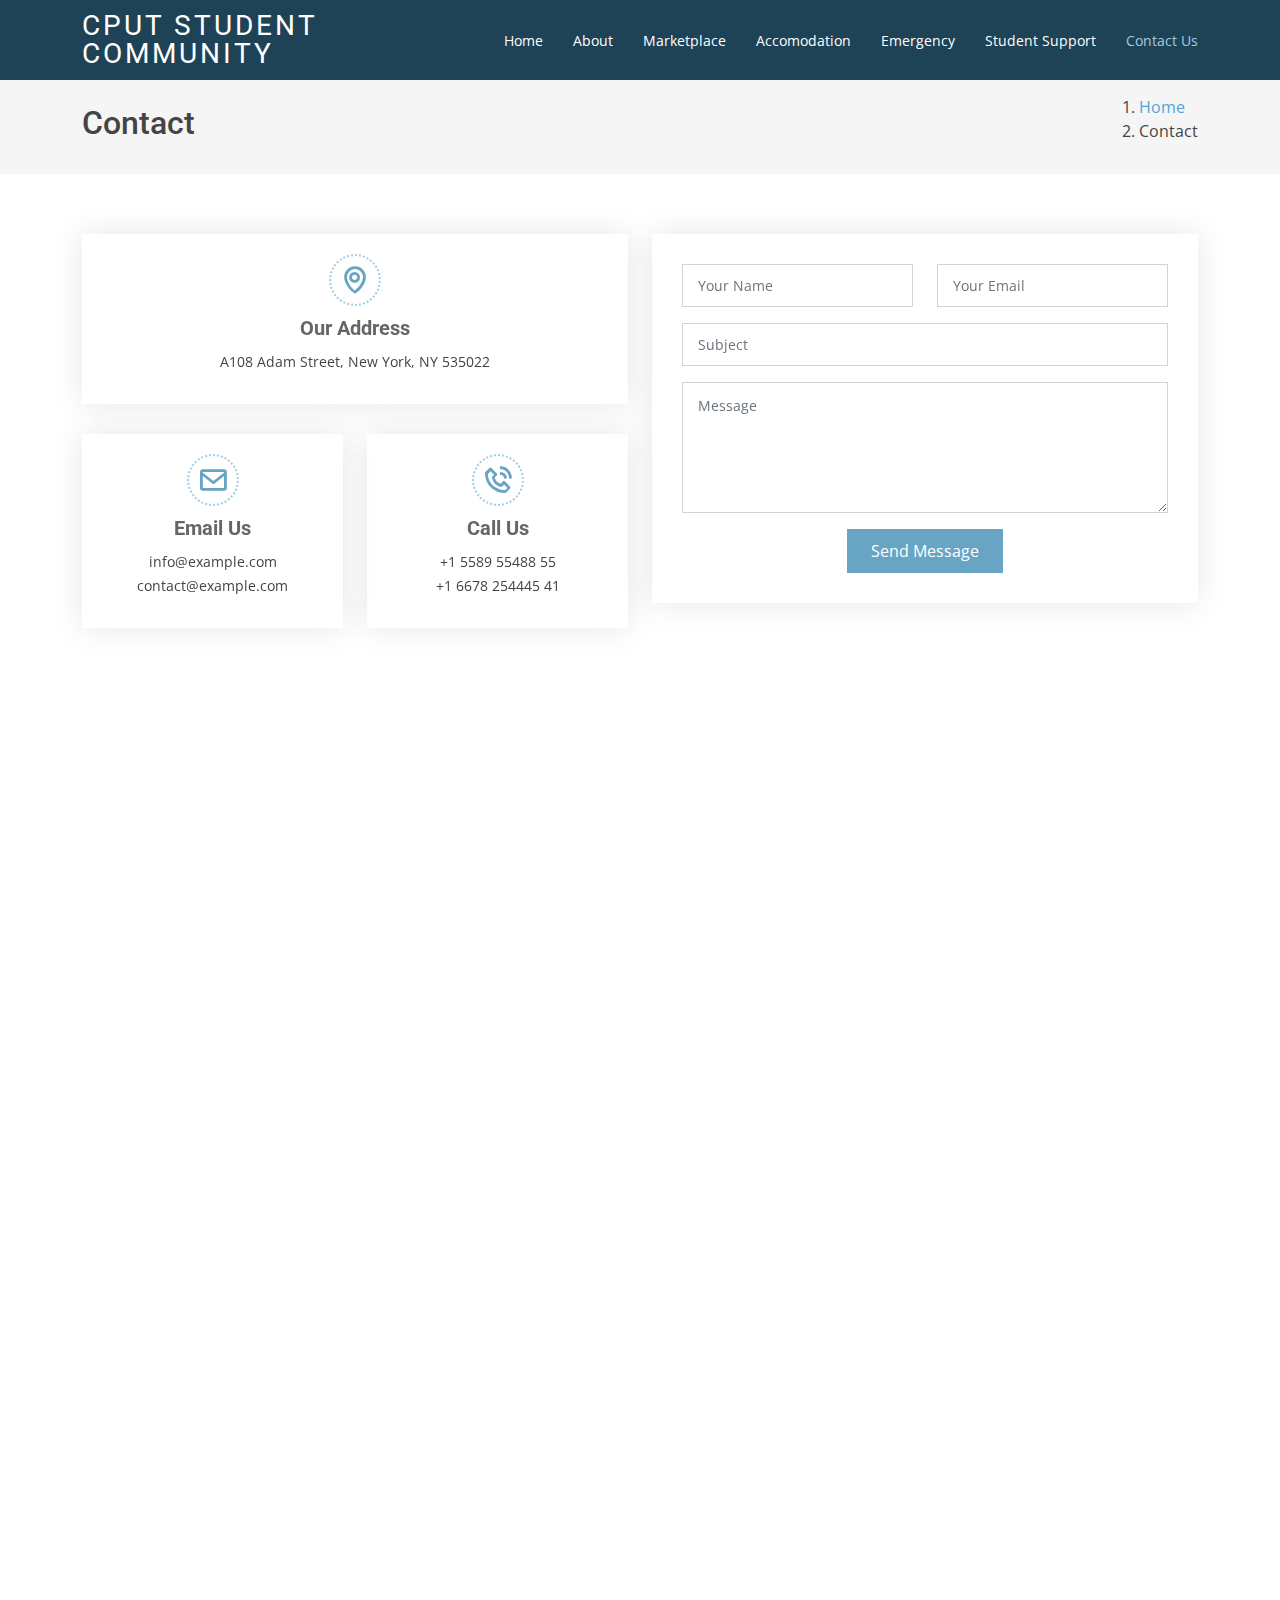
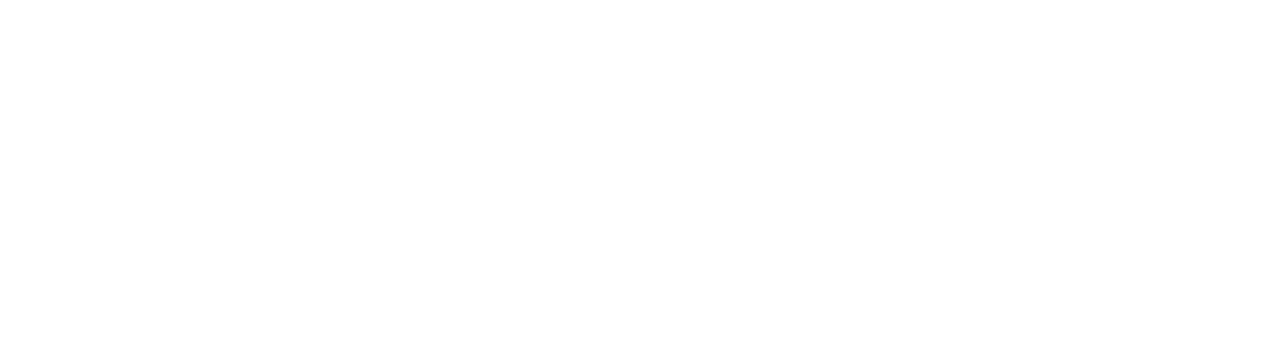
<file: contact.html>
<!DOCTYPE html>
<html lang="en">

<head>
  <meta charset="utf-8">
  <meta content="width=device-width, initial-scale=1.0" name="viewport">

  <title>CPUT Student Community</title>
  <meta content="" name="description">
  <meta content="" name="keywords">

  <!-- Favicons -->
  <link href="assets/img/favicon.png" rel="icon">
  <link href="assets/img/apple-touch-icon.png" rel="apple-touch-icon">

  <!-- Google Fonts -->
  <link href="https://fonts.googleapis.com/css?family=Open+Sans:300,300i,400,400i,600,600i,700,700i|Roboto:300,300i,400,400i,500,500i,700,700i&display=swap" rel="stylesheet">

  <!-- Vendor CSS Files -->
  <link href="assets/vendor/animate.css/animate.min.css" rel="stylesheet">
  <link href="assets/vendor/aos/aos.css" rel="stylesheet">
  <link href="assets/vendor/bootstrap/css/bootstrap.min.css" rel="stylesheet">
  <link href="assets/vendor/bootstrap-icons/bootstrap-icons.css" rel="stylesheet">
  <link href="assets/vendor/boxicons/css/boxicons.min.css" rel="stylesheet">
  <link href="assets/vendor/glightbox/css/glightbox.min.css" rel="stylesheet">
  <link href="assets/vendor/swiper/swiper-bundle.min.css" rel="stylesheet">

  <!-- Template Main CSS File -->
  <link href="assets/css/style.css" rel="stylesheet">

  <!-- =======================================================
  * Template Name: Moderna - v4.8.0
  * Template URL: https://bootstrapmade.com/free-bootstrap-template-corporate-moderna/
  * Author: BootstrapMade.com
  * License: https://bootstrapmade.com/license/
  ======================================================== -->
</head>

<body>

  <!-- ======= Header ======= -->
  <header id="header" class="fixed-top d-flex align-items-center ">
    <div class="container d-flex justify-content-between align-items-center">

      <div class="logo">
        <h1 class="text-light"><a href="index.html"><span>CPUT Student Community</span></a></h1>
        <!-- Uncomment below if you prefer to use an image logo -->
        <!-- <a href="index.html"><img src="assets/img/logo.png" alt="" class="img-fluid"></a>-->
      </div>

      <nav id="navbar" class="navbar">
        <ul>
          <li><a href="index.html">Home</a></li>
          <li><a href="about.html">About</a></li>
          <li><a href="services.html">Marketplace</a></li>
          <li><a href="portfolio.html">Accomodation</a></li>
          <li><a href="team.html">Emergency</a></li>
          <li><a href="blog.html">Student Support</a></li>
            
          </li>
          <li><a class="active " href="contact.html">Contact Us</a></li>
        </ul>
        <i class="bi bi-list mobile-nav-toggle"></i>
      </nav><!-- .navbar -->

    </div>
  </header><!-- End Header -->

  <main id="main">

    <!-- ======= Contact Section ======= -->
    <section class="breadcrumbs">
      <div class="container">

        <div class="d-flex justify-content-between align-items-center">
          <h2>Contact</h2>
          <ol>
            <li><a href="index.html">Home</a></li>
            <li>Contact</li>
          </ol>
        </div>

      </div>
    </section><!-- End Contact Section -->

    <!-- ======= Contact Section ======= -->
    <section class="contact" data-aos="fade-up" data-aos-easing="ease-in-out" data-aos-duration="500">
      <div class="container">

        <div class="row">

          <div class="col-lg-6">

            <div class="row">
              <div class="col-md-12">
                <div class="info-box">
                  <i class="bx bx-map"></i>
                  <h3>Our Address</h3>
                  <p>A108 Adam Street, New York, NY 535022</p>
                </div>
              </div>
              <div class="col-md-6">
                <div class="info-box">
                  <i class="bx bx-envelope"></i>
                  <h3>Email Us</h3>
                  <p>info@example.com<br>contact@example.com</p>
                </div>
              </div>
              <div class="col-md-6">
                <div class="info-box">
                  <i class="bx bx-phone-call"></i>
                  <h3>Call Us</h3>
                  <p>+1 5589 55488 55<br>+1 6678 254445 41</p>
                </div>
              </div>
            </div>

          </div>

          <div class="col-lg-6">
            <form action="forms/contact.php" method="post" role="form" class="php-email-form">
              <div class="row">
                <div class="col-md-6 form-group">
                  <input type="text" name="name" class="form-control" id="name" placeholder="Your Name" required>
                </div>
                <div class="col-md-6 form-group mt-3 mt-md-0">
                  <input type="email" class="form-control" name="email" id="email" placeholder="Your Email" required>
                </div>
              </div>
              <div class="form-group mt-3">
                <input type="text" class="form-control" name="subject" id="subject" placeholder="Subject" required>
              </div>
              <div class="form-group mt-3">
                <textarea class="form-control" name="message" rows="5" placeholder="Message" required></textarea>
              </div>
              <div class="my-3">
                <div class="loading">Loading</div>
                <div class="error-message"></div>
                <div class="sent-message">Your message has been sent. Thank you!</div>
              </div>
              <div class="text-center"><button type="submit">Send Message</button></div>
            </form>
          </div>

        </div>

      </div>
    </section><!-- End Contact Section -->

    <!-- ======= Map Section ======= -->
    <section class="map mt-2">
      <div class="container-fluid p-0">
        <iframe src="https://www.google.com/maps/embed?pb=!1m18!1m12!1m3!1d3024.2219901290355!2d-74.00369368400567!3d40.71312937933185!2m3!1f0!2f0!3f0!3m2!1i1024!2i768!4f13.1!3m3!1m2!1s0x89c25a23e28c1191%3A0x49f75d3281df052a!2s150%20Park%20Row%2C%20New%20York%2C%20NY%2010007%2C%20USA!5e0!3m2!1sen!2sbg!4v1579767901424!5m2!1sen!2sbg" frameborder="0" style="border:0;" allowfullscreen=""></iframe>
      </div>
    </section><!-- End Map Section -->

  </main><!-- End #main -->

  <!-- ======= Footer ======= -->
  <footer id="footer" data-aos="fade-up" data-aos-easing="ease-in-out" data-aos-duration="500">

    <div class="footer-newsletter">
      <div class="container">
        <div class="row">
          <div class="col-lg-6">
            <h4>Our Newsletter</h4>
            <p>Tamen quem nulla quae legam multos aute sint culpa legam noster magna</p>
          </div>
          <div class="col-lg-6">
            <form action="" method="post">
              <input type="email" name="email"><input type="submit" value="Subscribe">
            </form>
          </div>
        </div>
      </div>
    </div>

    <div class="footer-top">
      <div class="container">
        <div class="row">

          <div class="col-lg-3 col-md-6 footer-links">
            <h4>Useful Links</h4>
            <ul>
              <li><i class="bx bx-chevron-right"></i> <a href="#">Home</a></li>
              <li><i class="bx bx-chevron-right"></i> <a href="#">About us</a></li>
              <li><i class="bx bx-chevron-right"></i> <a href="#">Services</a></li>
              <li><i class="bx bx-chevron-right"></i> <a href="#">Terms of service</a></li>
              <li><i class="bx bx-chevron-right"></i> <a href="#">Privacy policy</a></li>
            </ul>
          </div>

          <div class="col-lg-3 col-md-6 footer-links">
            <h4>Our Services</h4>
            <ul>
              <li><i class="bx bx-chevron-right"></i> <a href="#">Web Design</a></li>
              <li><i class="bx bx-chevron-right"></i> <a href="#">Web Development</a></li>
              <li><i class="bx bx-chevron-right"></i> <a href="#">Product Management</a></li>
              <li><i class="bx bx-chevron-right"></i> <a href="#">Marketing</a></li>
              <li><i class="bx bx-chevron-right"></i> <a href="#">Graphic Design</a></li>
            </ul>
          </div>

          <div class="col-lg-3 col-md-6 footer-contact">
            <h4>Contact Us</h4>
            <p>
              A108 Adam Street <br>
              New York, NY 535022<br>
              United States <br><br>
              <strong>Phone:</strong> +1 5589 55488 55<br>
              <strong>Email:</strong> info@example.com<br>
            </p>

          </div>

          <div class="col-lg-3 col-md-6 footer-info">
            <h3>About Moderna</h3>
            <p>Cras fermentum odio eu feugiat lide par naso tierra. Justo eget nada terra videa magna derita valies darta donna mare fermentum iaculis eu non diam phasellus.</p>
            <div class="social-links mt-3">
              <a href="#" class="twitter"><i class="bx bxl-twitter"></i></a>
              <a href="#" class="facebook"><i class="bx bxl-facebook"></i></a>
              <a href="#" class="instagram"><i class="bx bxl-instagram"></i></a>
              <a href="#" class="linkedin"><i class="bx bxl-linkedin"></i></a>
            </div>
          </div>

        </div>
      </div>
    </div>

    <div class="container">
      <div class="copyright">
        &copy; Copyright <strong><span>Group 29</span></strong>. All Rights Reserved
      </div>
      <div class="credits">
        <!-- All the links in the footer should remain intact. -->
        <!-- You can delete the links only if you purchased the pro version. -->
        <!-- Licensing information: https://bootstrapmade.com/license/ -->
        <!-- Purchase the pro version with working PHP/AJAX contact form: https://bootstrapmade.com/free-bootstrap-template-corporate-moderna/ -->
        
      </div>
    </div>
  </footer><!-- End Footer -->

  <a href="#" class="back-to-top d-flex align-items-center justify-content-center"><i class="bi bi-arrow-up-short"></i></a>

  <!-- Vendor JS Files -->
  <script src="assets/vendor/purecounter/purecounter.js"></script>
  <script src="assets/vendor/aos/aos.js"></script>
  <script src="assets/vendor/bootstrap/js/bootstrap.bundle.min.js"></script>
  <script src="assets/vendor/glightbox/js/glightbox.min.js"></script>
  <script src="assets/vendor/isotope-layout/isotope.pkgd.min.js"></script>
  <script src="assets/vendor/swiper/swiper-bundle.min.js"></script>
  <script src="assets/vendor/waypoints/noframework.waypoints.js"></script>
  <script src="assets/vendor/php-email-form/validate.js"></script>

  <!-- Template Main JS File -->
  <script src="assets/js/main.js"></script>

</body>

</html>
</file>
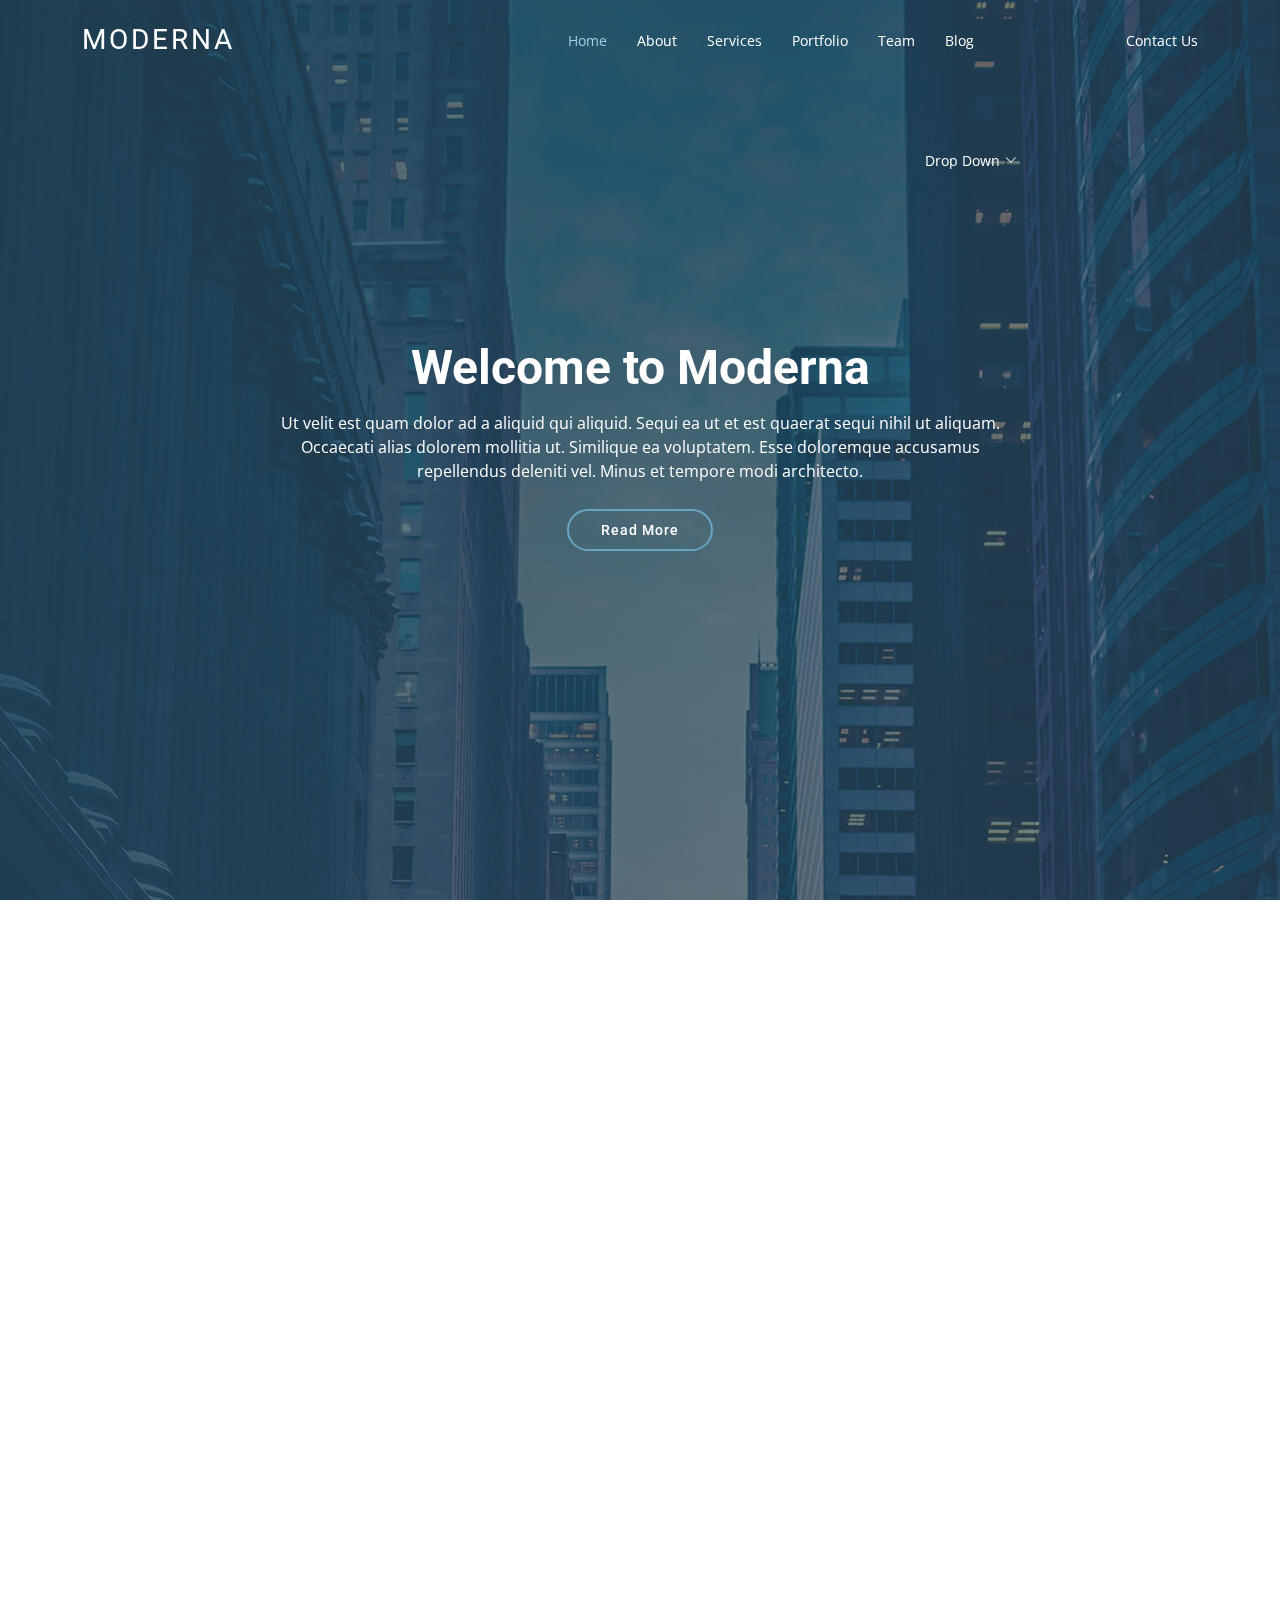
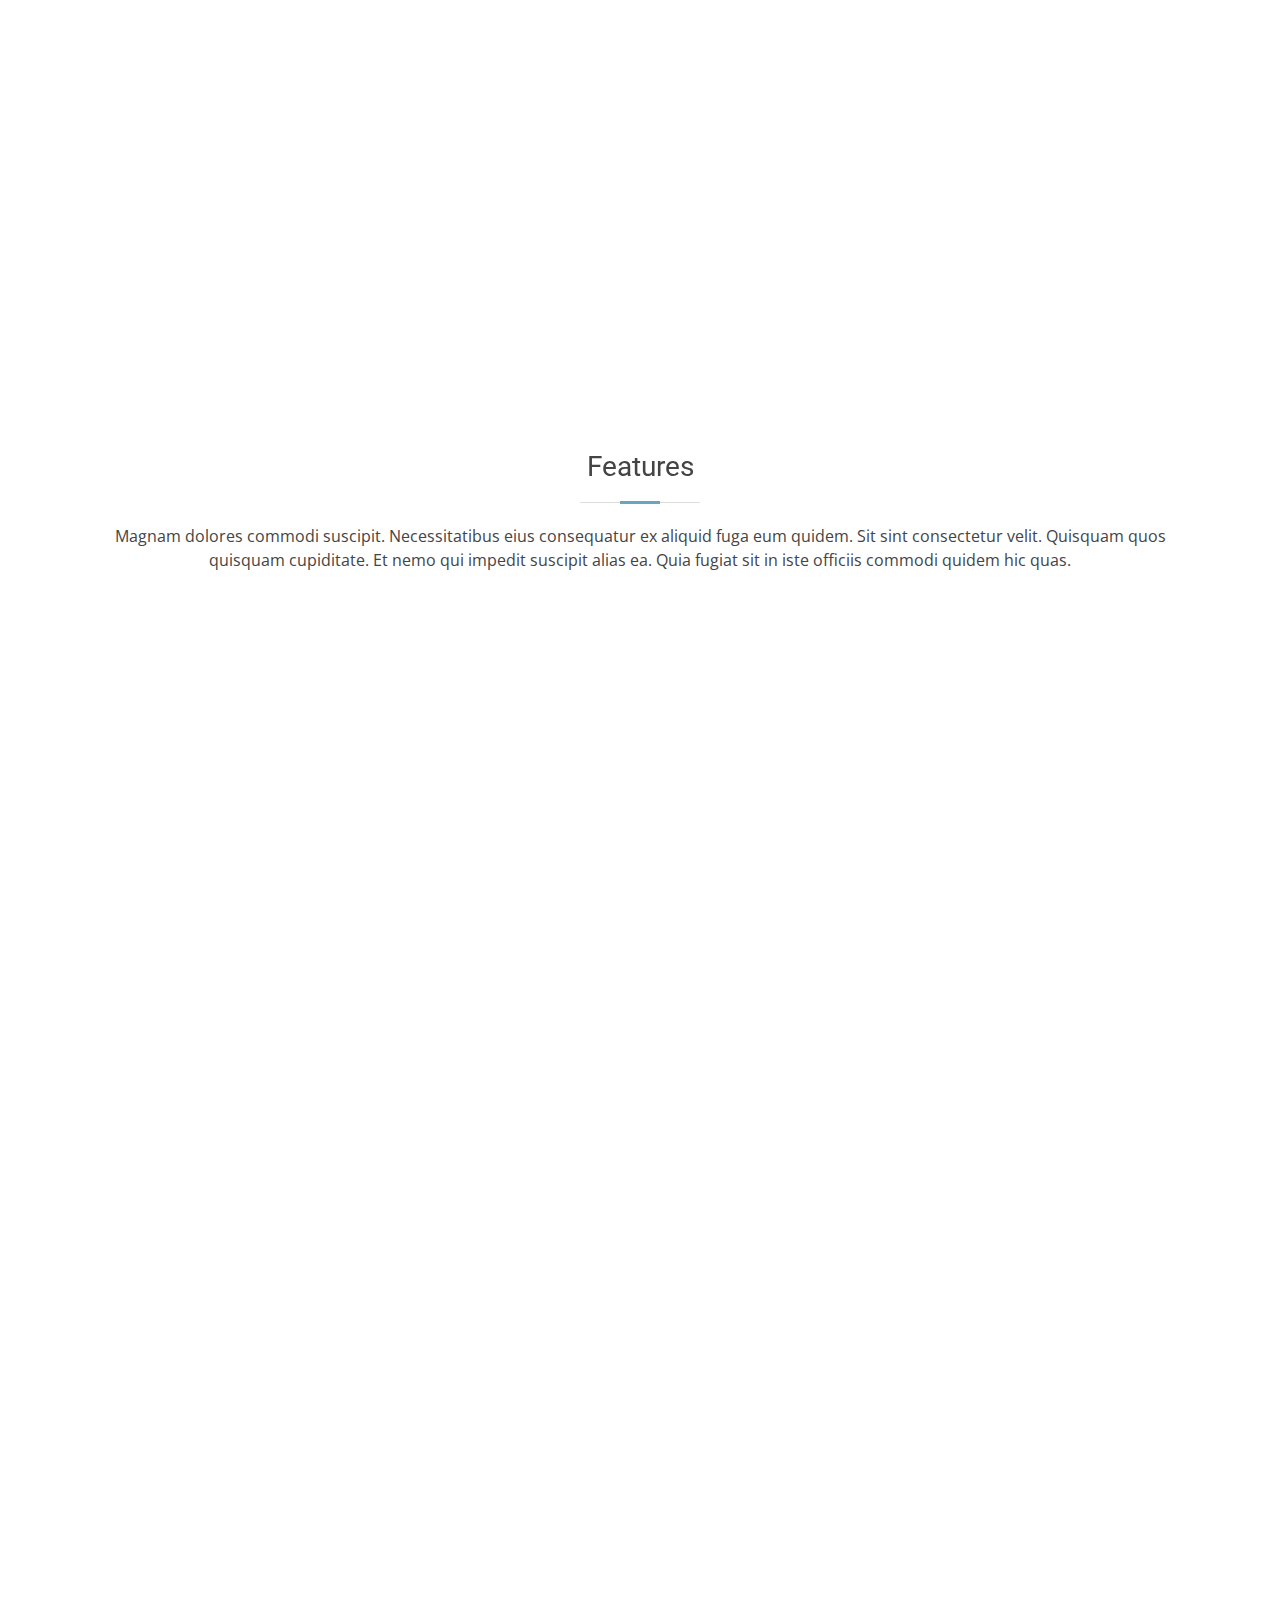
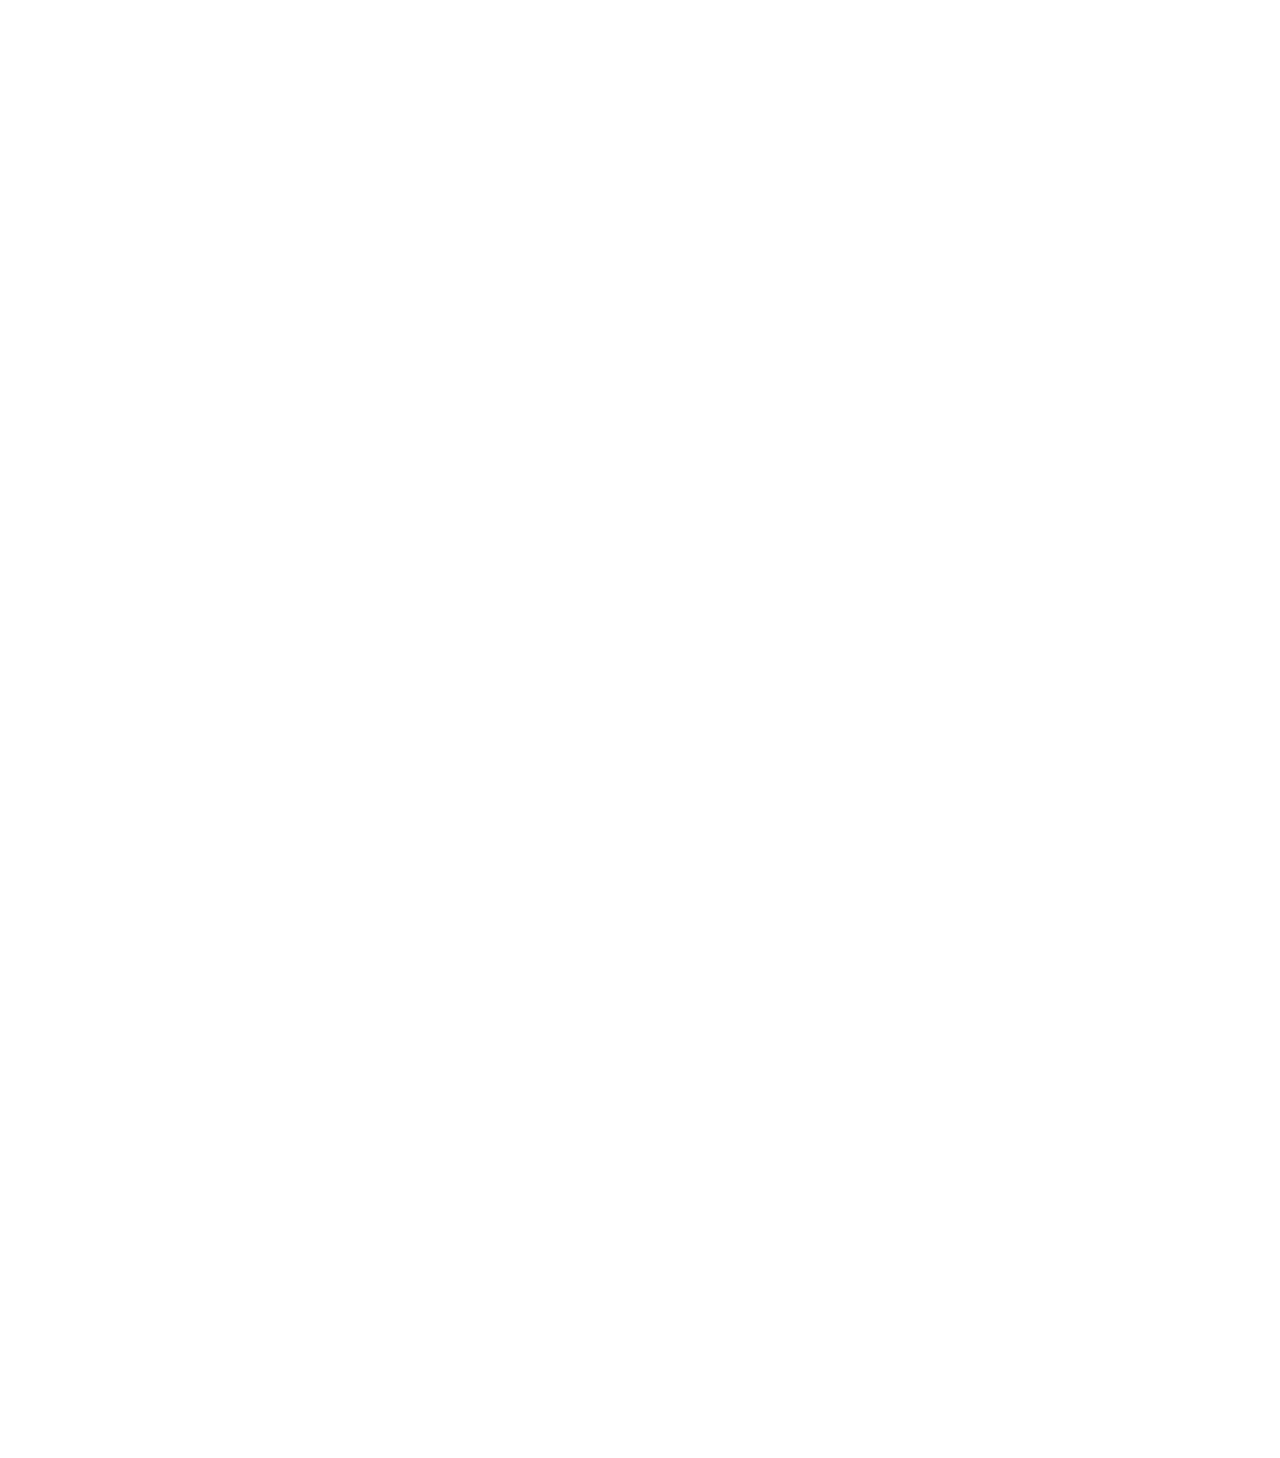
<file: index-2.html>
<!DOCTYPE html>
<html lang="en">

<head>
  <meta charset="utf-8">
  <meta content="width=device-width, initial-scale=1.0" name="viewport">

  <title>Moderna Bootstrap Template - Index 2 without slider</title>
  <meta content="" name="description">
  <meta content="" name="keywords">

  <!-- Favicons -->
  <link href="assets/img/favicon.png" rel="icon">
  <link href="assets/img/apple-touch-icon.png" rel="apple-touch-icon">

  <!-- Google Fonts -->
  <link href="https://fonts.googleapis.com/css?family=Open+Sans:300,300i,400,400i,600,600i,700,700i|Roboto:300,300i,400,400i,500,500i,700,700i&display=swap" rel="stylesheet">

  <!-- Vendor CSS Files -->
  <link href="assets/vendor/animate.css/animate.min.css" rel="stylesheet">
  <link href="assets/vendor/aos/aos.css" rel="stylesheet">
  <link href="assets/vendor/bootstrap/css/bootstrap.min.css" rel="stylesheet">
  <link href="assets/vendor/bootstrap-icons/bootstrap-icons.css" rel="stylesheet">
  <link href="assets/vendor/boxicons/css/boxicons.min.css" rel="stylesheet">
  <link href="assets/vendor/glightbox/css/glightbox.min.css" rel="stylesheet">
  <link href="assets/vendor/swiper/swiper-bundle.min.css" rel="stylesheet">

  <!-- Template Main CSS File -->
  <link href="assets/css/style.css" rel="stylesheet">

  <!-- =======================================================
  * Template Name: Moderna - v4.8.0
  * Template URL: https://bootstrapmade.com/free-bootstrap-template-corporate-moderna/
  * Author: BootstrapMade.com
  * License: https://bootstrapmade.com/license/
  ======================================================== -->
</head>

<body>

  <!-- ======= Header ======= -->
  <header id="header" class="fixed-top d-flex align-items-center header-transparent">
    <div class="container d-flex justify-content-between align-items-center">

      <div class="logo">
        <h1 class="text-light"><a href="index.html"><span>Moderna</span></a></h1>
        <!-- Uncomment below if you prefer to use an image logo -->
        <!-- <a href="index.html"><img src="assets/img/logo.png" alt="" class="img-fluid"></a>-->
      </div>

      <nav id="navbar" class="navbar">
        <ul>
          <li><a class="active " href="index.html">Home</a></li>
          <li><a href="about.html">About</a></li>
          <li><a href="services.html">Services</a></li>
          <li><a href="portfolio.html">Portfolio</a></li>
          <li><a href="team.html">Team</a></li>
          <li><a href="blog.html">Blog</a></li>
          <li class="dropdown"><a href="#"><span>Drop Down</span> <i class="bi bi-chevron-down"></i></a>
            <ul>
              <li><a href="#">Drop Down 1</a></li>
              <li class="dropdown"><a href="#"><span>Deep Drop Down</span> <i class="bi bi-chevron-right"></i></a>
                <ul>
                  <li><a href="#">Deep Drop Down 1</a></li>
                  <li><a href="#">Deep Drop Down 2</a></li>
                  <li><a href="#">Deep Drop Down 3</a></li>
                  <li><a href="#">Deep Drop Down 4</a></li>
                  <li><a href="#">Deep Drop Down 5</a></li>
                </ul>
              </li>
              <li><a href="#">Drop Down 2</a></li>
              <li><a href="#">Drop Down 3</a></li>
              <li><a href="#">Drop Down 4</a></li>
            </ul>
          </li>
          <li><a href="contact.html">Contact Us</a></li>
        </ul>
        <i class="bi bi-list mobile-nav-toggle"></i>
      </nav><!-- .navbar -->

    </div>
  </header><!-- End Header -->

  <!-- ======= Hero No Slider Section ======= -->
  <section id="hero-no-slider" class="d-flex justify-cntent-center align-items-center">
    <div class="container position-relative" data-aos="fade-up" data-aos-delay="100">
      <div class="row justify-content-center">
        <div class="col-xl-8">
          <h2>Welcome to Moderna</h2>
          <p>Ut velit est quam dolor ad a aliquid qui aliquid. Sequi ea ut et est quaerat sequi nihil ut aliquam. Occaecati alias dolorem mollitia ut. Similique ea voluptatem. Esse doloremque accusamus repellendus deleniti vel. Minus et tempore modi architecto.</p>
          <a href="" class="btn-get-started ">Read More</a>
        </div>
      </div>
    </div>
  </section><!-- End Hero No Slider Sectio -->

  <main id="main">

    <!-- ======= Services Section ======= -->
    <section class="services">
      <div class="container">

        <div class="row">
          <div class="col-md-6 col-lg-3 d-flex align-items-stretch" data-aos="fade-up">
            <div class="icon-box icon-box-pink">
              <div class="icon"><i class="bx bxl-dribbble"></i></div>
              <h4 class="title"><a href="">Lorem Ipsum</a></h4>
              <p class="description">Voluptatum deleniti atque corrupti quos dolores et quas molestias excepturi sint occaecati cupiditate non provident</p>
            </div>
          </div>

          <div class="col-md-6 col-lg-3 d-flex align-items-stretch" data-aos="fade-up" data-aos-delay="100">
            <div class="icon-box icon-box-cyan">
              <div class="icon"><i class="bx bx-file"></i></div>
              <h4 class="title"><a href="">Sed ut perspiciatis</a></h4>
              <p class="description">Duis aute irure dolor in reprehenderit in voluptate velit esse cillum dolore eu fugiat nulla pariatur</p>
            </div>
          </div>

          <div class="col-md-6 col-lg-3 d-flex align-items-stretch" data-aos="fade-up" data-aos-delay="200">
            <div class="icon-box icon-box-green">
              <div class="icon"><i class="bx bx-tachometer"></i></div>
              <h4 class="title"><a href="">Magni Dolores</a></h4>
              <p class="description">Excepteur sint occaecat cupidatat non proident, sunt in culpa qui officia deserunt mollit anim id est laborum</p>
            </div>
          </div>

          <div class="col-md-6 col-lg-3 d-flex align-items-stretch" data-aos="fade-up" data-aos-delay="200">
            <div class="icon-box icon-box-blue">
              <div class="icon"><i class="bx bx-world"></i></div>
              <h4 class="title"><a href="">Nemo Enim</a></h4>
              <p class="description">At vero eos et accusamus et iusto odio dignissimos ducimus qui blanditiis praesentium voluptatum deleniti atque</p>
            </div>
          </div>

        </div>

      </div>
    </section><!-- End Services Section -->

    <!-- ======= Why Us Section ======= -->
    <section class="why-us section-bg" data-aos="fade-up" date-aos-delay="200">
      <div class="container">

        <div class="row">
          <div class="col-lg-6 video-box">
            <img src="assets/img/why-us.jpg" class="img-fluid" alt="">
            <a href="https://www.youtube.com/watch?v=jDDaplaOz7Q" class="venobox play-btn mb-4" data-vbtype="video" data-autoplay="true"></a>
          </div>

          <div class="col-lg-6 d-flex flex-column justify-content-center p-5">

            <div class="icon-box">
              <div class="icon"><i class="bx bx-fingerprint"></i></div>
              <h4 class="title"><a href="">Lorem Ipsum</a></h4>
              <p class="description">Voluptatum deleniti atque corrupti quos dolores et quas molestias excepturi sint occaecati cupiditate non provident</p>
            </div>

            <div class="icon-box">
              <div class="icon"><i class="bx bx-gift"></i></div>
              <h4 class="title"><a href="">Nemo Enim</a></h4>
              <p class="description">At vero eos et accusamus et iusto odio dignissimos ducimus qui blanditiis praesentium voluptatum deleniti atque</p>
            </div>

          </div>
        </div>

      </div>
    </section><!-- End Why Us Section -->

    <!-- ======= Features Section ======= -->
    <section class="features">
      <div class="container">

        <div class="section-title">
          <h2>Features</h2>
          <p>Magnam dolores commodi suscipit. Necessitatibus eius consequatur ex aliquid fuga eum quidem. Sit sint consectetur velit. Quisquam quos quisquam cupiditate. Et nemo qui impedit suscipit alias ea. Quia fugiat sit in iste officiis commodi quidem hic quas.</p>
        </div>

        <div class="row" data-aos="fade-up">
          <div class="col-md-5">
            <img src="assets/img/features-1.svg" class="img-fluid" alt="">
          </div>
          <div class="col-md-7 pt-4">
            <h3>Voluptatem dignissimos provident quasi corporis voluptates sit assumenda.</h3>
            <p class="fst-italic">
              Lorem ipsum dolor sit amet, consectetur adipiscing elit, sed do eiusmod tempor incididunt ut labore et dolore
              magna aliqua.
            </p>
            <ul>
              <li><i class="bi bi-check"></i> Ullamco laboris nisi ut aliquip ex ea commodo consequat.</li>
              <li><i class="bi bi-check"></i> Duis aute irure dolor in reprehenderit in voluptate velit.</li>
            </ul>
          </div>
        </div>

        <div class="row" data-aos="fade-up">
          <div class="col-md-5 order-1 order-md-2">
            <img src="assets/img/features-2.svg" class="img-fluid" alt="">
          </div>
          <div class="col-md-7 pt-5 order-2 order-md-1">
            <h3>Corporis temporibus maiores provident</h3>
            <p class="fst-italic">
              Lorem ipsum dolor sit amet, consectetur adipiscing elit, sed do eiusmod tempor incididunt ut labore et dolore
              magna aliqua.
            </p>
            <p>
              Ullamco laboris nisi ut aliquip ex ea commodo consequat. Duis aute irure dolor in reprehenderit in voluptate
              velit esse cillum dolore eu fugiat nulla pariatur. Excepteur sint occaecat cupidatat non proident, sunt in
              culpa qui officia deserunt mollit anim id est laborum
            </p>
          </div>
        </div>

        <div class="row" data-aos="fade-up">
          <div class="col-md-5">
            <img src="assets/img/features-3.svg" class="img-fluid" alt="">
          </div>
          <div class="col-md-7 pt-5">
            <h3>Sunt consequatur ad ut est nulla consectetur reiciendis animi voluptas</h3>
            <p>Cupiditate placeat cupiditate placeat est ipsam culpa. Delectus quia minima quod. Sunt saepe odit aut quia voluptatem hic voluptas dolor doloremque.</p>
            <ul>
              <li><i class="bi bi-check"></i> Ullamco laboris nisi ut aliquip ex ea commodo consequat.</li>
              <li><i class="bi bi-check"></i> Duis aute irure dolor in reprehenderit in voluptate velit.</li>
              <li><i class="bi bi-check"></i> Facilis ut et voluptatem aperiam. Autem soluta ad fugiat.</li>
            </ul>
          </div>
        </div>

        <div class="row" data-aos="fade-up">
          <div class="col-md-5 order-1 order-md-2">
            <img src="assets/img/features-4.svg" class="img-fluid" alt="">
          </div>
          <div class="col-md-7 pt-5 order-2 order-md-1">
            <h3>Quas et necessitatibus eaque impedit ipsum animi consequatur incidunt in</h3>
            <p class="fst-italic">
              Lorem ipsum dolor sit amet, consectetur adipiscing elit, sed do eiusmod tempor incididunt ut labore et dolore
              magna aliqua.
            </p>
            <p>
              Ullamco laboris nisi ut aliquip ex ea commodo consequat. Duis aute irure dolor in reprehenderit in voluptate
              velit esse cillum dolore eu fugiat nulla pariatur. Excepteur sint occaecat cupidatat non proident, sunt in
              culpa qui officia deserunt mollit anim id est laborum
            </p>
          </div>
        </div>

      </div>
    </section><!-- End Features Section -->

  </main><!-- End #main -->

  <!-- ======= Footer ======= -->
  <footer id="footer" data-aos="fade-up" data-aos-easing="ease-in-out" data-aos-duration="500">

    <div class="footer-newsletter">
      <div class="container">
        <div class="row">
          <div class="col-lg-6">
            <h4>Our Newsletter</h4>
            <p>Tamen quem nulla quae legam multos aute sint culpa legam noster magna</p>
          </div>
          <div class="col-lg-6">
            <form action="" method="post">
              <input type="email" name="email"><input type="submit" value="Subscribe">
            </form>
          </div>
        </div>
      </div>
    </div>

    <div class="footer-top">
      <div class="container">
        <div class="row">

          <div class="col-lg-3 col-md-6 footer-links">
            <h4>Useful Links</h4>
            <ul>
              <li><i class="bx bx-chevron-right"></i> <a href="#">Home</a></li>
              <li><i class="bx bx-chevron-right"></i> <a href="#">About us</a></li>
              <li><i class="bx bx-chevron-right"></i> <a href="#">Services</a></li>
              <li><i class="bx bx-chevron-right"></i> <a href="#">Terms of service</a></li>
              <li><i class="bx bx-chevron-right"></i> <a href="#">Privacy policy</a></li>
            </ul>
          </div>

          <div class="col-lg-3 col-md-6 footer-links">
            <h4>Our Services</h4>
            <ul>
              <li><i class="bx bx-chevron-right"></i> <a href="#">Web Design</a></li>
              <li><i class="bx bx-chevron-right"></i> <a href="#">Web Development</a></li>
              <li><i class="bx bx-chevron-right"></i> <a href="#">Product Management</a></li>
              <li><i class="bx bx-chevron-right"></i> <a href="#">Marketing</a></li>
              <li><i class="bx bx-chevron-right"></i> <a href="#">Graphic Design</a></li>
            </ul>
          </div>

          <div class="col-lg-3 col-md-6 footer-contact">
            <h4>Contact Us</h4>
            <p>
              A108 Adam Street <br>
              New York, NY 535022<br>
              United States <br><br>
              <strong>Phone:</strong> +1 5589 55488 55<br>
              <strong>Email:</strong> info@example.com<br>
            </p>

          </div>

          <div class="col-lg-3 col-md-6 footer-info">
            <h3>About Moderna</h3>
            <p>Cras fermentum odio eu feugiat lide par naso tierra. Justo eget nada terra videa magna derita valies darta donna mare fermentum iaculis eu non diam phasellus.</p>
            <div class="social-links mt-3">
              <a href="#" class="twitter"><i class="bx bxl-twitter"></i></a>
              <a href="#" class="facebook"><i class="bx bxl-facebook"></i></a>
              <a href="#" class="instagram"><i class="bx bxl-instagram"></i></a>
              <a href="#" class="linkedin"><i class="bx bxl-linkedin"></i></a>
            </div>
          </div>

        </div>
      </div>
    </div>

    <div class="container">
      <div class="copyright">
        &copy; Copyright <strong><span>Moderna</span></strong>. All Rights Reserved
      </div>
      <div class="credits">
        <!-- All the links in the footer should remain intact. -->
        <!-- You can delete the links only if you purchased the pro version. -->
        <!-- Licensing information: https://bootstrapmade.com/license/ -->
        <!-- Purchase the pro version with working PHP/AJAX contact form: https://bootstrapmade.com/free-bootstrap-template-corporate-moderna/ -->
        Designed by <a href="https://bootstrapmade.com/">BootstrapMade</a>
      </div>
    </div>
  </footer><!-- End Footer -->

  <a href="#" class="back-to-top d-flex align-items-center justify-content-center"><i class="bi bi-arrow-up-short"></i></a>

  <!-- Vendor JS Files -->
  <script src="assets/vendor/purecounter/purecounter.js"></script>
  <script src="assets/vendor/aos/aos.js"></script>
  <script src="assets/vendor/bootstrap/js/bootstrap.bundle.min.js"></script>
  <script src="assets/vendor/glightbox/js/glightbox.min.js"></script>
  <script src="assets/vendor/isotope-layout/isotope.pkgd.min.js"></script>
  <script src="assets/vendor/swiper/swiper-bundle.min.js"></script>
  <script src="assets/vendor/waypoints/noframework.waypoints.js"></script>
  <script src="assets/vendor/php-email-form/validate.js"></script>

  <!-- Template Main JS File -->
  <script src="assets/js/main.js"></script>

</body>

</html>
</file>
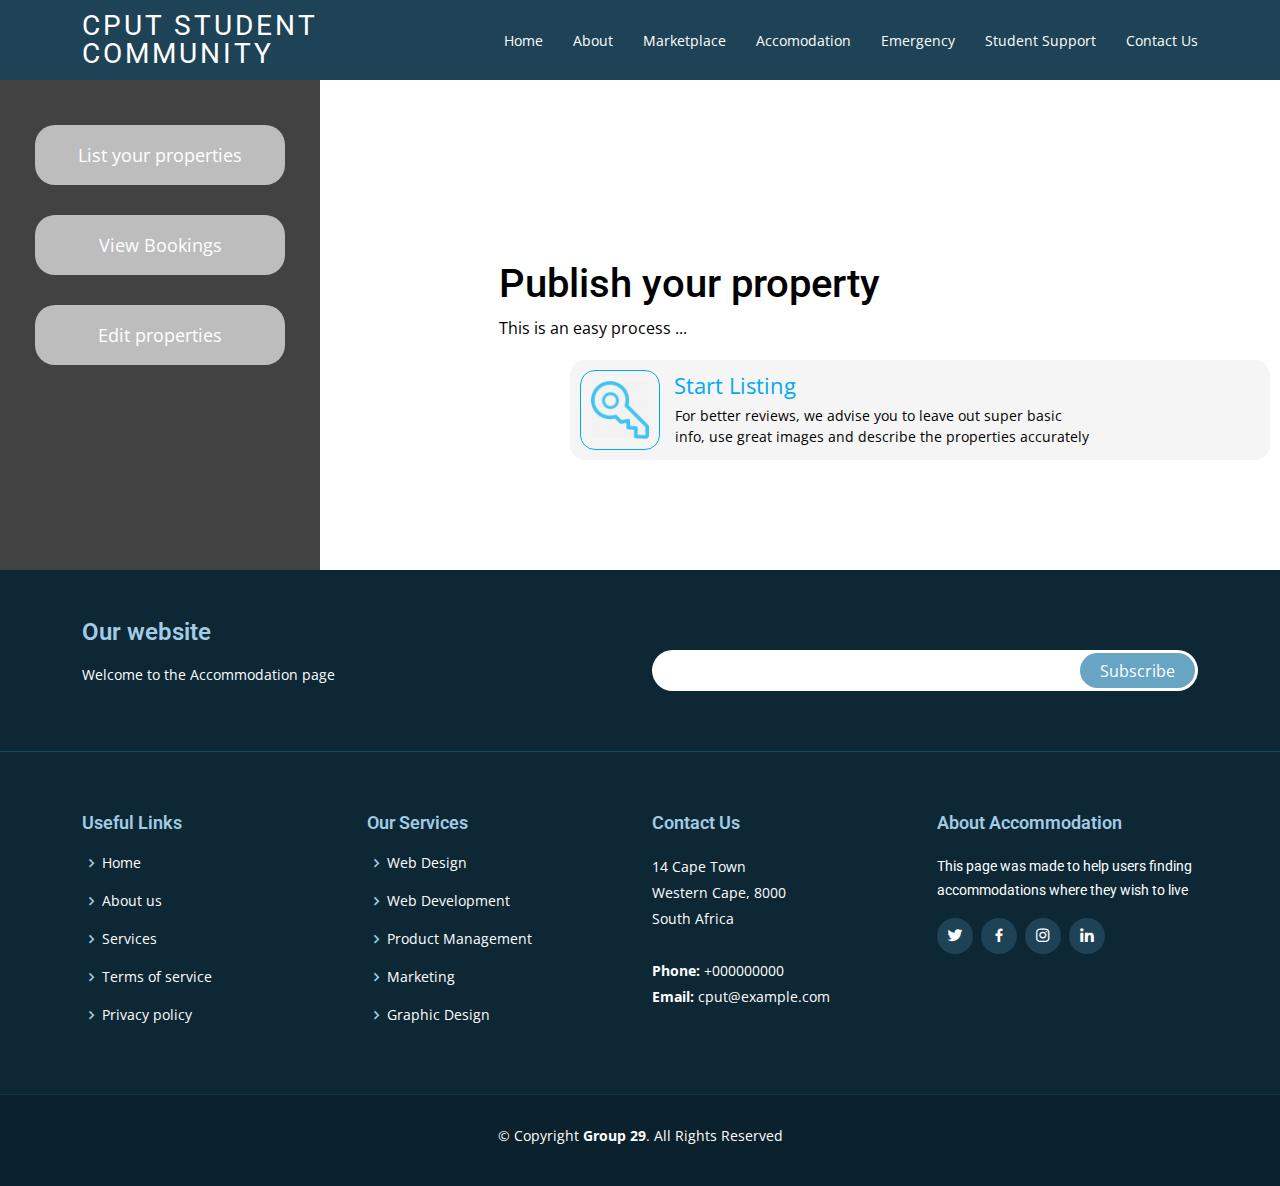
<file: list-properties.html>
<!DOCTYPE html>
<html lang="en">

<head>
  <meta charset="utf-8">
  <meta content="width=device-width, initial-scale=1.0" name="viewport">

  <title>CPUT Student Community</title>
  <meta content="" name="description">
  <meta content="" name="keywords">

  <!-- Favicons -->
  <link href="assets/img/favicon.png" rel="icon">
  <link href="assets/img/apple-touch-icon.png" rel="apple-touch-icon">

  <!-- Google Fonts -->
  <link href="https://fonts.googleapis.com/css?family=Open+Sans:300,300i,400,400i,600,600i,700,700i|Roboto:300,300i,400,400i,500,500i,700,700i&display=swap" rel="stylesheet">

  <!-- Vendor CSS Files -->
  <link href="assets/vendor/animate.css/animate.min.css" rel="stylesheet">
  <link href="assets/vendor/aos/aos.css" rel="stylesheet">
  <link href="assets/vendor/bootstrap/css/bootstrap.min.css" rel="stylesheet">
  <link href="assets/vendor/bootstrap-icons/bootstrap-icons.css" rel="stylesheet">
  <link href="assets/vendor/boxicons/css/boxicons.min.css" rel="stylesheet">
  <link href="assets/vendor/glightbox/css/glightbox.min.css" rel="stylesheet">
  <link href="assets/vendor/swiper/swiper-bundle.min.css" rel="stylesheet">

  <!-- Template Main CSS File -->
  <link href="assets/css/style.css" rel="stylesheet">

  <!-- =======================================================
  * Template Name: Moderna - v4.8.0
  * Template URL: https://bootstrapmade.com/free-bootstrap-template-corporate-moderna/
  * Author: BootstrapMade.com
  * License: https://bootstrapmade.com/license/
  ======================================================== -->
</head>

<body>

  <!-- ======= Header ======= -->
  <header id="header" class="fixed-top d-flex align-items-center ">
    <div class="container d-flex justify-content-between align-items-center">

      <div class="logo">
        <h1 class="text-light"><a href="index.html"><span>CPUT Student Community</span></a></h1>
        <!-- Uncomment below if you prefer to use an image logo -->
        <!-- <a href="index.html"><img src="assets/img/logo.png" alt="" class="img-fluid"></a>-->
      </div>

      <nav id="navbar" class="navbar">
        <ul>
          <li><a href="index.html">Home</a></li>
          <li><a href="about.html">About</a></li>
          <li><a href="services.html">Marketplace</a></li>
          <li><a href="portfolio.html">Accomodation</a></li>
          <li><a href="team.html">Emergency</a></li>
          <li><a href="blog.html">Student Support</a></li>
          <li><a href="contact.html">Contact Us</a></li>
        </ul>
        <i class="bi bi-list mobile-nav-toggle"></i>
      </nav><!-- .navbar -->

    </div>
  </header><!-- End Header -->

  <main id="main">

    <!-- =======  List Properties Section ======= -->
    <section class="listProperties">
      <div class="properties-container">
        <div class="btnsArea">
            <button class="listPropertyBtn">List your properties</button>
            <button class="viewBookingsBtn">View Bookings</button>
            <button class="editPropertyBtn">Edit properties</button>
        </div>
      </div>      
    </section><!-- End of List Properties Buttons Section -->

    <!-- ======= Text Section ======= -->
    <section class="main-section">
      <div class="publish-container">
        <div class="publishTxt">
            <h1>Publish your property</h1>
            <p>This is an easy process ...</p>
        </div>
        <div class="btnArea">
            <a href="list-property-form.html"><img src="assets/img/portfolio/key.png" alt="Key"></a>
            <a class="txt" href="list-property-form.html">Start Listing</a>
            <p>For better reviews, we advise you to leave out super basic info, use great images and describe the properties accurately</p>
        </div>
      </div>
    </section><!-- End Text Section -->

  </main><!-- End #main -->

  <!-- ======= Footer ======= -->
  <footer id="footer" data-aos="fade-up" data-aos-easing="ease-in-out" data-aos-duration="500">

    <div class="footer-newsletter">
      <div class="container">
        <div class="row">
          <div class="col-lg-6">
            <h4>Our website</h4>
            <p>Welcome to the Accommodation page</p>
          </div>
          <div class="col-lg-6">
            <form action="" method="post">
              <input type="email" name="email"><input type="submit" value="Subscribe">
            </form>
          </div>
        </div>
      </div>
    </div>

    <div class="footer-top">
      <div class="container">
        <div class="row">

          <div class="col-lg-3 col-md-6 footer-links">
            <h4>Useful Links</h4>
            <ul>
              <li><i class="bx bx-chevron-right"></i> <a href="#">Home</a></li>
              <li><i class="bx bx-chevron-right"></i> <a href="#">About us</a></li>
              <li><i class="bx bx-chevron-right"></i> <a href="#">Services</a></li>
              <li><i class="bx bx-chevron-right"></i> <a href="#">Terms of service</a></li>
              <li><i class="bx bx-chevron-right"></i> <a href="#">Privacy policy</a></li>
            </ul>
          </div>

          <div class="col-lg-3 col-md-6 footer-links">
            <h4>Our Services</h4>
            <ul>
              <li><i class="bx bx-chevron-right"></i> <a href="#">Web Design</a></li>
              <li><i class="bx bx-chevron-right"></i> <a href="#">Web Development</a></li>
              <li><i class="bx bx-chevron-right"></i> <a href="#">Product Management</a></li>
              <li><i class="bx bx-chevron-right"></i> <a href="#">Marketing</a></li>
              <li><i class="bx bx-chevron-right"></i> <a href="#">Graphic Design</a></li>
            </ul>
          </div>

          <div class="col-lg-3 col-md-6 footer-contact">
            <h4>Contact Us</h4>
            <p>
              14 Cape Town <br>
              Western Cape, 8000<br>
              South Africa <br><br>
              <strong>Phone:</strong> +000000000<br>
              <strong>Email:</strong> cput@example.com<br>
            </p>

          </div>

          <div class="col-lg-3 col-md-6 footer-info">
            <h3>About Accommodation</h3>
            <p>This page was made to help users finding accommodations where they wish to live</p>
            <div class="social-links mt-3">
              <a href="#" class="twitter"><i class="bx bxl-twitter"></i></a>
              <a href="#" class="facebook"><i class="bx bxl-facebook"></i></a>
              <a href="#" class="instagram"><i class="bx bxl-instagram"></i></a>
              <a href="#" class="linkedin"><i class="bx bxl-linkedin"></i></a>
            </div>
          </div>

        </div>
      </div>
    </div>

    <div class="container">
      <div class="copyright">
        &copy; Copyright <strong><span>Group 29</span></strong>. All Rights Reserved
      </div>
      <div class="credits">
      </div>
    </div>
  </footer><!-- End Footer -->

  <a href="#" class="back-to-top d-flex align-items-center justify-content-center"><i class="bi bi-arrow-up-short"></i></a>

  <!-- Vendor JS Files -->
  <script src="assets/vendor/purecounter/purecounter.js"></script>
  <script src="assets/vendor/aos/aos.js"></script>
  <script src="assets/vendor/bootstrap/js/bootstrap.bundle.min.js"></script>
  <script src="assets/vendor/glightbox/js/glightbox.min.js"></script>
  <script src="assets/vendor/isotope-layout/isotope.pkgd.min.js"></script>
  <script src="assets/vendor/swiper/swiper-bundle.min.js"></script>
  <script src="assets/vendor/waypoints/noframework.waypoints.js"></script>
  <script src="assets/vendor/php-email-form/validate.js"></script>

  <!-- Template Main JS File -->
  <script src="assets/js/main.js"></script>

</body>

</html>
</file>
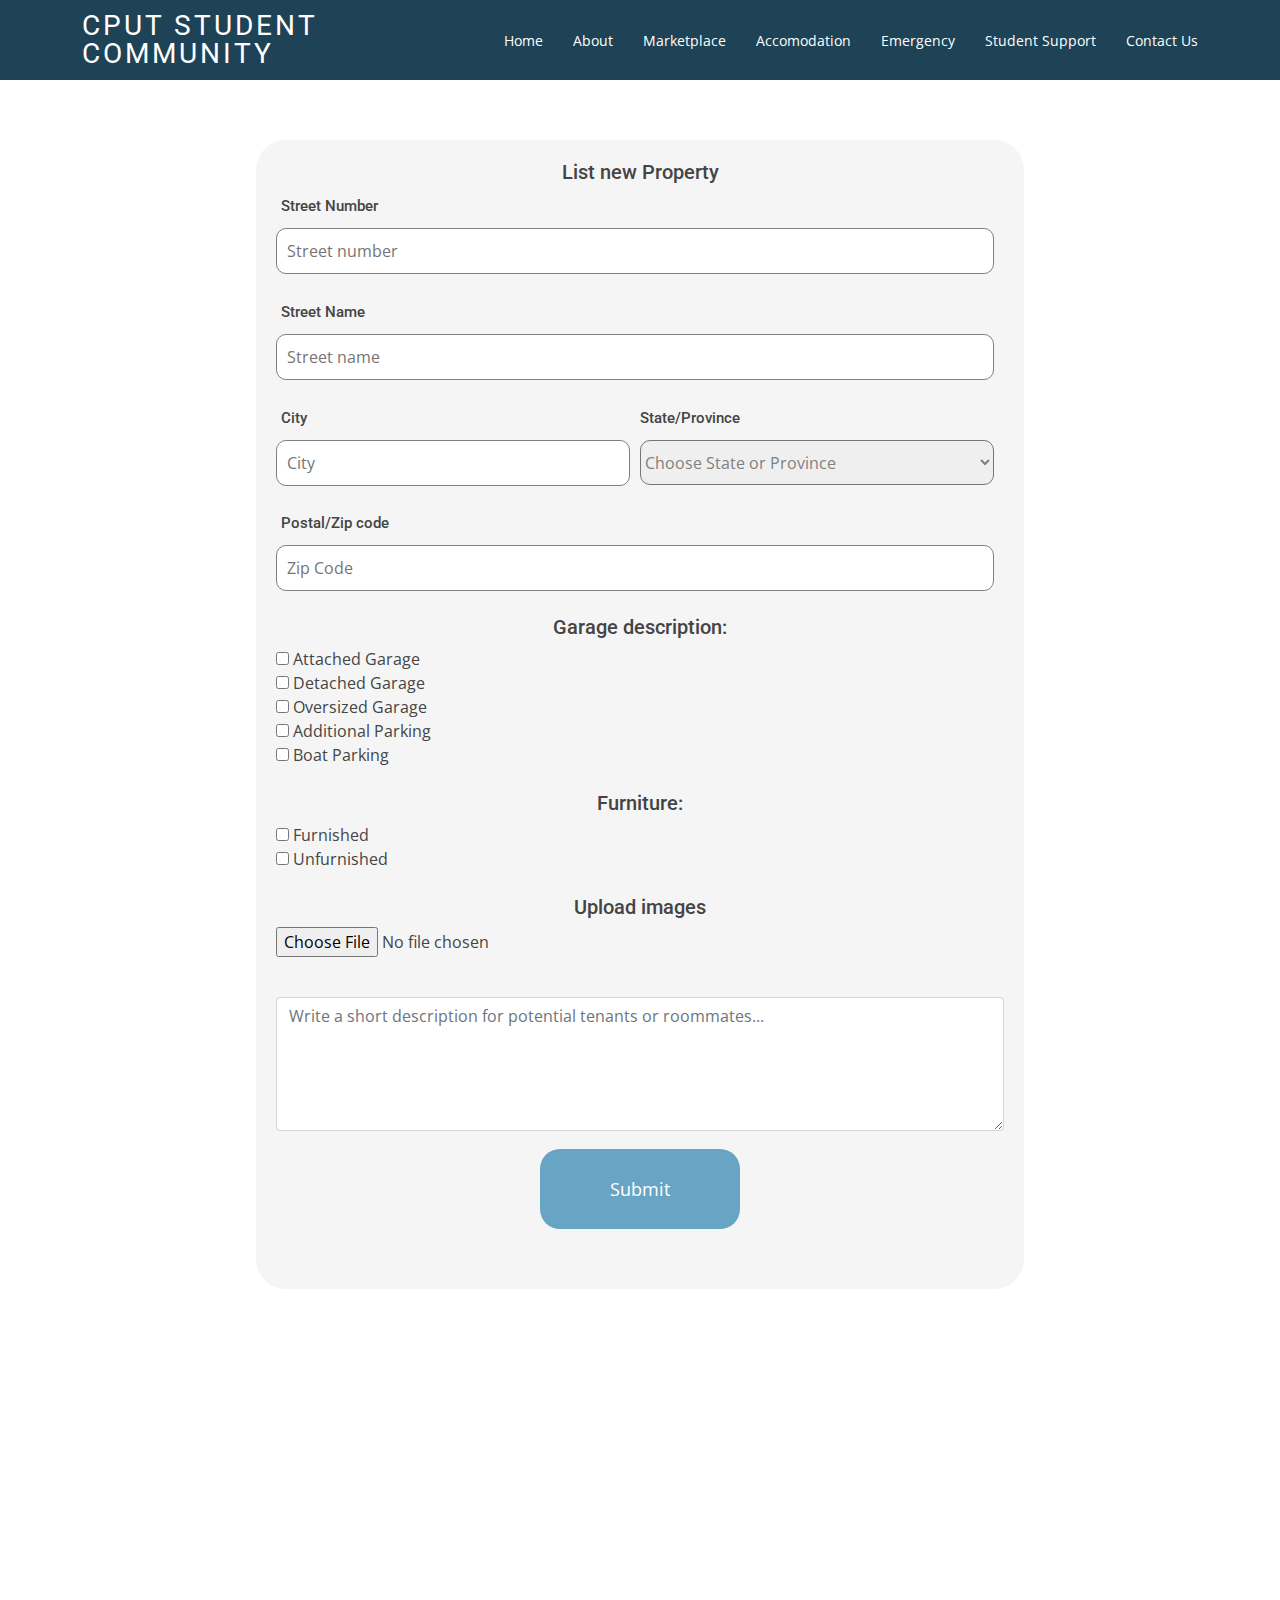
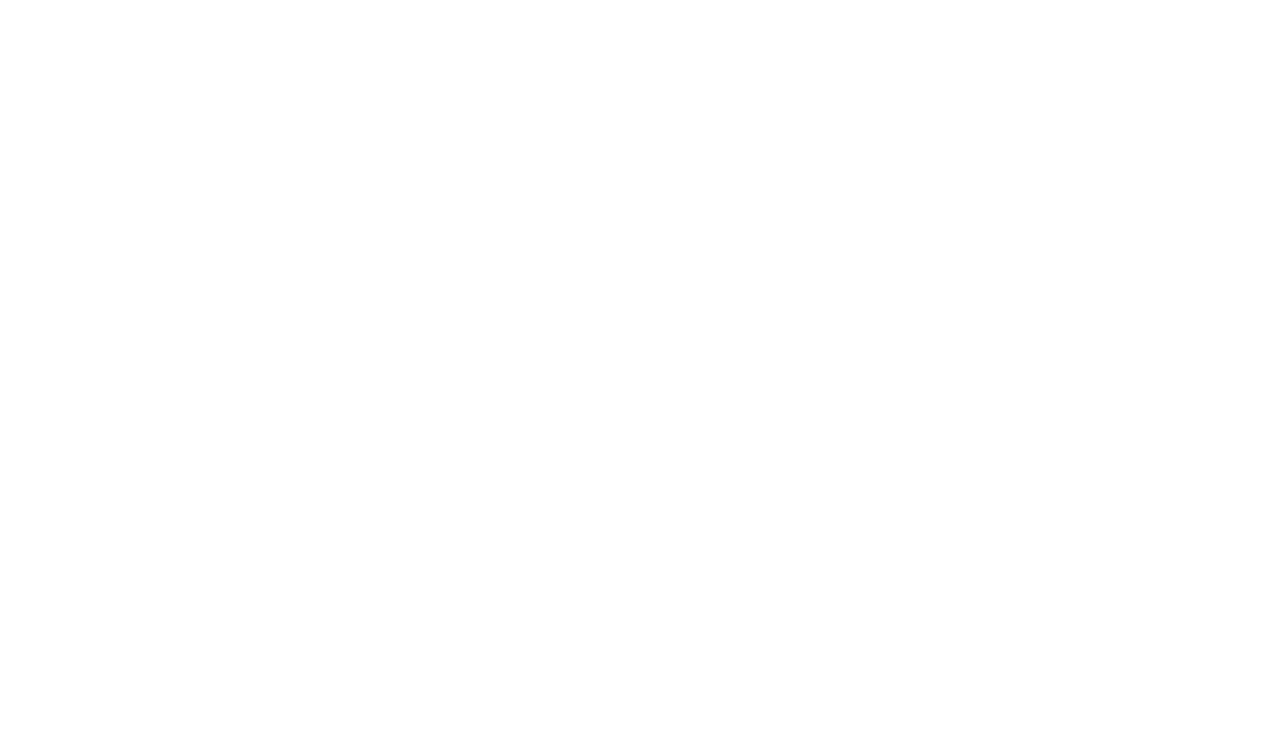
<file: list-property-form.html>
<!DOCTYPE html>
<html lang="en">

<head>
  <meta charset="utf-8">
  <meta content="width=device-width, initial-scale=1.0" name="viewport">

  <title>CPUT Student Community</title>
  <meta content="" name="description">
  <meta content="" name="keywords">

  <!-- Favicons -->
  <link href="assets/img/favicon.png" rel="icon">
  <link href="assets/img/apple-touch-icon.png" rel="apple-touch-icon">

  <!-- Google Fonts -->
  <link href="https://fonts.googleapis.com/css?family=Open+Sans:300,300i,400,400i,600,600i,700,700i|Roboto:300,300i,400,400i,500,500i,700,700i&display=swap" rel="stylesheet">

  <!-- Vendor CSS Files -->
  <link href="assets/vendor/animate.css/animate.min.css" rel="stylesheet">
  <link href="assets/vendor/aos/aos.css" rel="stylesheet">
  <link href="assets/vendor/bootstrap/css/bootstrap.min.css" rel="stylesheet">
  <link href="assets/vendor/bootstrap-icons/bootstrap-icons.css" rel="stylesheet">
  <link href="assets/vendor/boxicons/css/boxicons.min.css" rel="stylesheet">
  <link href="assets/vendor/glightbox/css/glightbox.min.css" rel="stylesheet">
  <link href="assets/vendor/swiper/swiper-bundle.min.css" rel="stylesheet">

  <!-- Template Main CSS File -->
  <link href="assets/css/style.css" rel="stylesheet">

  <!-- =======================================================
  * Template Name: Moderna - v4.8.0
  * Template URL: https://bootstrapmade.com/free-bootstrap-template-corporate-moderna/
  * Author: BootstrapMade.com
  * License: https://bootstrapmade.com/license/
  ======================================================== -->
</head>

<body>

  <!-- ======= Header ======= -->
  <header id="header" class="fixed-top d-flex align-items-center ">
    <div class="container d-flex justify-content-between align-items-center">

      <div class="logo">
        <h1 class="text-light"><a href="index.html"><span>CPUT Student Community</span></a></h1>
        <!-- Uncomment below if you prefer to use an image logo -->
        <!-- <a href="index.html"><img src="assets/img/logo.png" alt="" class="img-fluid"></a>-->
      </div>

      <nav id="navbar" class="navbar">
        <ul>
          <li><a href="index.html">Home</a></li>
          <li><a href="about.html">About</a></li>
          <li><a href="services.html">Marketplace</a></li>
          <li><a href="portfolio.html">Accomodation</a></li>
          <li><a href="team.html">Emergency</a></li>
          <li><a href="blog.html">Student Support</a></li>
          <li><a href="contact.html">Contact Us</a></li>
        </ul>
        <i class="bi bi-list mobile-nav-toggle"></i>
      </nav><!-- .navbar -->

    </div>
  </header><!-- End Header -->

  <main id="main">

    <!-- =======  List New Property Section ======= -->
    <section class="newProperties">
        <div class="list-new-property">
            <form action="listProperty.php" method="Post" role="form" class="list-property-form">
                <div class="address-container">
                    <h5>List new Property</h5>
                  <div class="streetNumber-row">
                    <h6>Street Number</h6>
                    <input type="text" name="streetNumber" class="streetNumber" id="streetNumber" placeholder="Street number" size="88" required>
                    <br><br>
                  </div>
                  <div class="streetName-row">
                    <h6>Street Name</h6>
                    <input type="text" class="streetName" name="streetName" id="streeName" placeholder="Street name" size="88" required>
                    <br><br>
                  </div>
                </div>
                <div class="row-3-left">
                  <h6>City</h6>
                  <input type="text" class="city" name="city" id="city" placeholder="City" size="40" required>
                 </div> 
                 <div class="row-3-right">
                 <h6>State/Province</h6>
                  <select id="province" name="province" class="province" required>
                    <option value="" disabled selected hidden>Choose State or Province</option>
                    <option value="1">Eastern Cape</option>
                    <option value="2">Free State</option>
                    <option value="3">Gauteng</option>
                    <option value="4">KwaZulu-Natal</option>
                    <option value="5">Limpopo</option>
                    <option value="6">Mpumalanga</option>
                    <option value="7">Northen Cape</option>
                    <option value="8">North West</option>
                    <option value="9">Western Cape</option>
                  </select>
                  <br><br>
                </div>
                <div class="row-4">
                    <h6>Postal/Zip code</h6>
                    <input type="text" class="zipCode" name="zipCode" id="zipCode" placeholder="Zip Code" size="88" required>
                    <br><br>
                </div>
                <div class="garage-row">
                    <h5>Garage description:</h5>
                    <input type="checkbox" id="attached" name="attached" value="1">
                    <span class="checkmark"></span>
                    <label for="attached"> Attached Garage</label><br>
                    <input type="checkbox" id="detached" name="detached" value="2">
                    <span class="checkmark"></span>
                    <label for="detached"> Detached Garage</label><br>
                    <input type="checkbox" id="oversized" name="oversized" value="3">
                    <span class="checkmark"></span>
                    <label for="oversized"> Oversized Garage</label><br>
                    <input type="checkbox" id="additional" name="additional" value="4">
                    <span class="checkmark"></span>
                    <label for="additional"> Additional Parking</label><br>
                    <input type="checkbox" id="boat" name="boat" value="5">
                    <span class="checkmark"></span>
                    <label for="boat"> Boat Parking</label><br><br>
                </div>
                <div class="furniture-row">
                    <h5>Furniture:</h5>
                    <input type="checkbox" id="furnished" name="furnished" value="1">
                    <label for="furnished"> Furnished</label><br>
                    <input type="checkbox" id="unfurnished" name="unfurnished" value="2">
                    <label for="unfurnished"> Unfurnished</label>
                    <br><br>
                </div>
                <div class="upload-container">
                    <h5>Upload images</h5>
                    <input type = "file" name = "upload" accept = "image/*"/>
                    <br><br>
                </div>

                <div class="form-group mt-3">
                  <textarea class="form-control" name="message" rows="5" placeholder="Write a short description for potential tenants or roommates..." required></textarea>
                  <br><br>
                </div>
                <div class="btnCenter"><button type="submit" class="submitBtn">Submit</button></div>
              </form>
        </div>
    </section><!-- End of List Properties Buttons Section -->

    <!-- ======= Text Section ======= -->
    <section class="main-section">
      
    </section><!-- End Text Section -->

  </main><!-- End #main -->

  <!-- ======= Footer ======= -->
  <footer id="footer" data-aos="fade-up" data-aos-easing="ease-in-out" data-aos-duration="500">

    <div class="footer-newsletter">
      <div class="container">
        <div class="row">
          <div class="col-lg-6">
            <h4>Our website</h4>
            <p>Welcome to the Accommodation page</p>
          </div>
          <div class="col-lg-6">
            <form action="" method="post">
              <input type="email" name="email"><input type="submit" value="Subscribe">
            </form>
          </div>
        </div>
      </div>
    </div>

    <div class="footer-top">
      <div class="container">
        <div class="row">

          <div class="col-lg-3 col-md-6 footer-links">
            <h4>Useful Links</h4>
            <ul>
              <li><i class="bx bx-chevron-right"></i> <a href="#">Home</a></li>
              <li><i class="bx bx-chevron-right"></i> <a href="#">About us</a></li>
              <li><i class="bx bx-chevron-right"></i> <a href="#">Services</a></li>
              <li><i class="bx bx-chevron-right"></i> <a href="#">Terms of service</a></li>
              <li><i class="bx bx-chevron-right"></i> <a href="#">Privacy policy</a></li>
            </ul>
          </div>

          <div class="col-lg-3 col-md-6 footer-links">
            <h4>Our Services</h4>
            <ul>
              <li><i class="bx bx-chevron-right"></i> <a href="#">Web Design</a></li>
              <li><i class="bx bx-chevron-right"></i> <a href="#">Web Development</a></li>
              <li><i class="bx bx-chevron-right"></i> <a href="#">Product Management</a></li>
              <li><i class="bx bx-chevron-right"></i> <a href="#">Marketing</a></li>
              <li><i class="bx bx-chevron-right"></i> <a href="#">Graphic Design</a></li>
            </ul>
          </div>

          <div class="col-lg-3 col-md-6 footer-contact">
            <h4>Contact Us</h4>
            <p>
              14 Cape Town <br>
              Western Cape, 8000<br>
              South Africa <br><br>
              <strong>Phone:</strong> +000000000<br>
              <strong>Email:</strong> cput@example.com<br>
            </p>

          </div>

          <div class="col-lg-3 col-md-6 footer-info">
            <h3>About Accommodation</h3>
            <p>This page was made to help users finding accommodations where they wish to live</p>
            <div class="social-links mt-3">
              <a href="#" class="twitter"><i class="bx bxl-twitter"></i></a>
              <a href="#" class="facebook"><i class="bx bxl-facebook"></i></a>
              <a href="#" class="instagram"><i class="bx bxl-instagram"></i></a>
              <a href="#" class="linkedin"><i class="bx bxl-linkedin"></i></a>
            </div>
          </div>

        </div>
      </div>
    </div>

    <div class="container">
      <div class="copyright">
        &copy; Copyright <strong><span>Group 29</span></strong>. All Rights Reserved
      </div>
      <div class="credits">
      </div>
    </div>
  </footer><!-- End Footer -->

  <a href="#" class="back-to-top d-flex align-items-center justify-content-center"><i class="bi bi-arrow-up-short"></i></a>

  <!-- Vendor JS Files -->
  <script src="assets/vendor/purecounter/purecounter.js"></script>
  <script src="assets/vendor/aos/aos.js"></script>
  <script src="assets/vendor/bootstrap/js/bootstrap.bundle.min.js"></script>
  <script src="assets/vendor/glightbox/js/glightbox.min.js"></script>
  <script src="assets/vendor/isotope-layout/isotope.pkgd.min.js"></script>
  <script src="assets/vendor/swiper/swiper-bundle.min.js"></script>
  <script src="assets/vendor/waypoints/noframework.waypoints.js"></script>
  <script src="assets/vendor/php-email-form/validate.js"></script>

  <!-- Template Main JS File -->
  <script src="assets/js/main.js"></script>

</body>

</html>
</file>
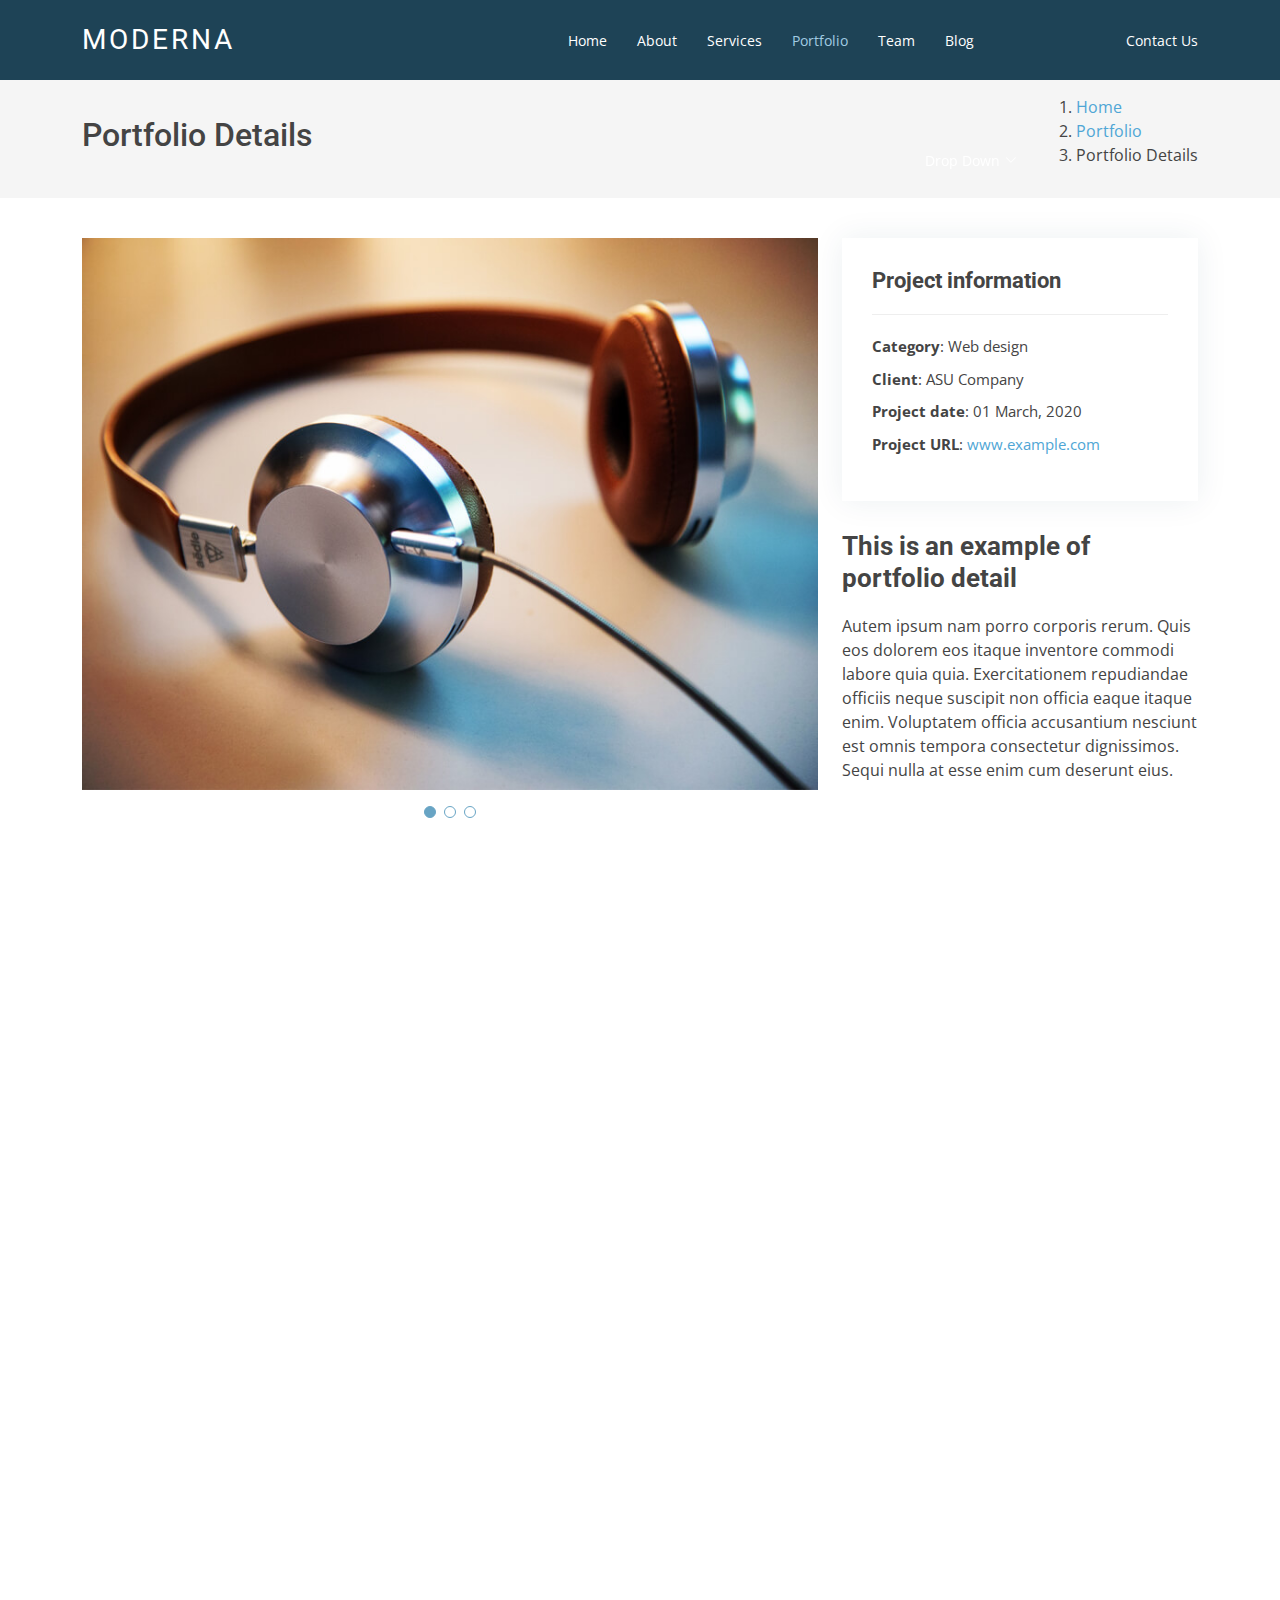
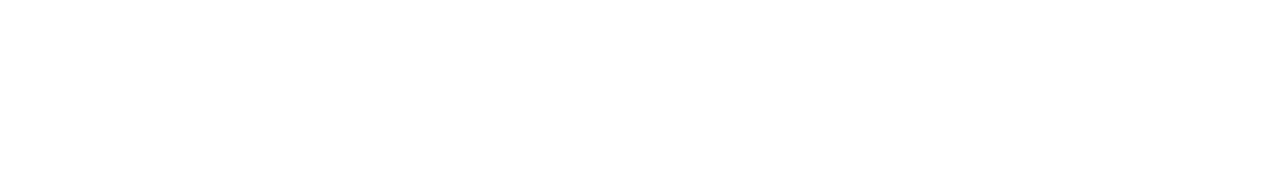
<file: portfolio-details.html>
<!DOCTYPE html>
<html lang="en">

<head>
  <meta charset="utf-8">
  <meta content="width=device-width, initial-scale=1.0" name="viewport">

  <title>Portfolio Details - Moderna Bootstrap Template</title>
  <meta content="" name="description">
  <meta content="" name="keywords">

  <!-- Favicons -->
  <link href="assets/img/favicon.png" rel="icon">
  <link href="assets/img/apple-touch-icon.png" rel="apple-touch-icon">

  <!-- Google Fonts -->
  <link href="https://fonts.googleapis.com/css?family=Open+Sans:300,300i,400,400i,600,600i,700,700i|Roboto:300,300i,400,400i,500,500i,700,700i&display=swap" rel="stylesheet">

  <!-- Vendor CSS Files -->
  <link href="assets/vendor/animate.css/animate.min.css" rel="stylesheet">
  <link href="assets/vendor/aos/aos.css" rel="stylesheet">
  <link href="assets/vendor/bootstrap/css/bootstrap.min.css" rel="stylesheet">
  <link href="assets/vendor/bootstrap-icons/bootstrap-icons.css" rel="stylesheet">
  <link href="assets/vendor/boxicons/css/boxicons.min.css" rel="stylesheet">
  <link href="assets/vendor/glightbox/css/glightbox.min.css" rel="stylesheet">
  <link href="assets/vendor/swiper/swiper-bundle.min.css" rel="stylesheet">

  <!-- Template Main CSS File -->
  <link href="assets/css/style.css" rel="stylesheet">

  <!-- =======================================================
  * Template Name: Moderna - v4.8.0
  * Template URL: https://bootstrapmade.com/free-bootstrap-template-corporate-moderna/
  * Author: BootstrapMade.com
  * License: https://bootstrapmade.com/license/
  ======================================================== -->
</head>

<body>

  <!-- ======= Header ======= -->
  <header id="header" class="fixed-top d-flex align-items-center ">
    <div class="container d-flex justify-content-between align-items-center">

      <div class="logo">
        <h1 class="text-light"><a href="index.html"><span>Moderna</span></a></h1>
        <!-- Uncomment below if you prefer to use an image logo -->
        <!-- <a href="index.html"><img src="assets/img/logo.png" alt="" class="img-fluid"></a>-->
      </div>

      <nav id="navbar" class="navbar">
        <ul>
          <li><a class="" href="index.html">Home</a></li>
          <li><a href="about.html">About</a></li>
          <li><a href="services.html">Services</a></li>
          <li><a class="active" href="portfolio.html">Portfolio</a></li>
          <li><a href="team.html">Team</a></li>
          <li><a href="blog.html">Blog</a></li>
          <li class="dropdown"><a href="#"><span>Drop Down</span> <i class="bi bi-chevron-down"></i></a>
            <ul>
              <li><a href="#">Drop Down 1</a></li>
              <li class="dropdown"><a href="#"><span>Deep Drop Down</span> <i class="bi bi-chevron-right"></i></a>
                <ul>
                  <li><a href="#">Deep Drop Down 1</a></li>
                  <li><a href="#">Deep Drop Down 2</a></li>
                  <li><a href="#">Deep Drop Down 3</a></li>
                  <li><a href="#">Deep Drop Down 4</a></li>
                  <li><a href="#">Deep Drop Down 5</a></li>
                </ul>
              </li>
              <li><a href="#">Drop Down 2</a></li>
              <li><a href="#">Drop Down 3</a></li>
              <li><a href="#">Drop Down 4</a></li>
            </ul>
          </li>
          <li><a href="contact.html">Contact Us</a></li>
        </ul>
        <i class="bi bi-list mobile-nav-toggle"></i>
      </nav><!-- .navbar -->

    </div>
  </header><!-- End Header -->

  <main id="main">

    <!-- ======= Our Portfolio Section ======= -->
    <section class="breadcrumbs">
      <div class="container">

        <div class="d-flex justify-content-between align-items-center">
          <h2>Portfolio Details</h2>
          <ol>
            <li><a href="index.html">Home</a></li>
            <li><a href="portfolio.html">Portfolio</a></li>
            <li>Portfolio Details</li>
          </ol>
        </div>

      </div>
    </section><!-- End Our Portfolio Section -->

    <!-- ======= Portfolio Details Section ======= -->
    <section id="portfolio-details" class="portfolio-details">
      <div class="container">

        <div class="row gy-4">

          <div class="col-lg-8">
            <div class="portfolio-details-slider swiper">
              <div class="swiper-wrapper align-items-center">

                <div class="swiper-slide">
                  <img src="assets/img/portfolio/portfolio-1.jpg" alt="">
                </div>

                <div class="swiper-slide">
                  <img src="assets/img/portfolio/portfolio-2.jpg" alt="">
                </div>

                <div class="swiper-slide">
                  <img src="assets/img/portfolio/portfolio-3.jpg" alt="">
                </div>

              </div>
              <div class="swiper-pagination"></div>
            </div>
          </div>

          <div class="col-lg-4">
            <div class="portfolio-info">
              <h3>Project information</h3>
              <ul>
                <li><strong>Category</strong>: Web design</li>
                <li><strong>Client</strong>: ASU Company</li>
                <li><strong>Project date</strong>: 01 March, 2020</li>
                <li><strong>Project URL</strong>: <a href="#">www.example.com</a></li>
              </ul>
            </div>
            <div class="portfolio-description">
              <h2>This is an example of portfolio detail</h2>
              <p>
                Autem ipsum nam porro corporis rerum. Quis eos dolorem eos itaque inventore commodi labore quia quia. Exercitationem repudiandae officiis neque suscipit non officia eaque itaque enim. Voluptatem officia accusantium nesciunt est omnis tempora consectetur dignissimos. Sequi nulla at esse enim cum deserunt eius.
              </p>
            </div>
          </div>

        </div>

      </div>
    </section><!-- End Portfolio Details Section -->

  </main><!-- End #main -->

  <!-- ======= Footer ======= -->
  <footer id="footer" data-aos="fade-up" data-aos-easing="ease-in-out" data-aos-duration="500">

    <div class="footer-newsletter">
      <div class="container">
        <div class="row">
          <div class="col-lg-6">
            <h4>Our Newsletter</h4>
            <p>Tamen quem nulla quae legam multos aute sint culpa legam noster magna</p>
          </div>
          <div class="col-lg-6">
            <form action="" method="post">
              <input type="email" name="email"><input type="submit" value="Subscribe">
            </form>
          </div>
        </div>
      </div>
    </div>

    <div class="footer-top">
      <div class="container">
        <div class="row">

          <div class="col-lg-3 col-md-6 footer-links">
            <h4>Useful Links</h4>
            <ul>
              <li><i class="bx bx-chevron-right"></i> <a href="#">Home</a></li>
              <li><i class="bx bx-chevron-right"></i> <a href="#">About us</a></li>
              <li><i class="bx bx-chevron-right"></i> <a href="#">Services</a></li>
              <li><i class="bx bx-chevron-right"></i> <a href="#">Terms of service</a></li>
              <li><i class="bx bx-chevron-right"></i> <a href="#">Privacy policy</a></li>
            </ul>
          </div>

          <div class="col-lg-3 col-md-6 footer-links">
            <h4>Our Services</h4>
            <ul>
              <li><i class="bx bx-chevron-right"></i> <a href="#">Web Design</a></li>
              <li><i class="bx bx-chevron-right"></i> <a href="#">Web Development</a></li>
              <li><i class="bx bx-chevron-right"></i> <a href="#">Product Management</a></li>
              <li><i class="bx bx-chevron-right"></i> <a href="#">Marketing</a></li>
              <li><i class="bx bx-chevron-right"></i> <a href="#">Graphic Design</a></li>
            </ul>
          </div>

          <div class="col-lg-3 col-md-6 footer-contact">
            <h4>Contact Us</h4>
            <p>
              A108 Adam Street <br>
              New York, NY 535022<br>
              United States <br><br>
              <strong>Phone:</strong> +1 5589 55488 55<br>
              <strong>Email:</strong> info@example.com<br>
            </p>

          </div>

          <div class="col-lg-3 col-md-6 footer-info">
            <h3>About Moderna</h3>
            <p>Cras fermentum odio eu feugiat lide par naso tierra. Justo eget nada terra videa magna derita valies darta donna mare fermentum iaculis eu non diam phasellus.</p>
            <div class="social-links mt-3">
              <a href="#" class="twitter"><i class="bx bxl-twitter"></i></a>
              <a href="#" class="facebook"><i class="bx bxl-facebook"></i></a>
              <a href="#" class="instagram"><i class="bx bxl-instagram"></i></a>
              <a href="#" class="linkedin"><i class="bx bxl-linkedin"></i></a>
            </div>
          </div>

        </div>
      </div>
    </div>

    <div class="container">
      <div class="copyright">
        &copy; Copyright <strong><span>Moderna</span></strong>. All Rights Reserved
      </div>
      <div class="credits">
        <!-- All the links in the footer should remain intact. -->
        <!-- You can delete the links only if you purchased the pro version. -->
        <!-- Licensing information: https://bootstrapmade.com/license/ -->
        <!-- Purchase the pro version with working PHP/AJAX contact form: https://bootstrapmade.com/free-bootstrap-template-corporate-moderna/ -->
        Designed by <a href="https://bootstrapmade.com/">BootstrapMade</a>
      </div>
    </div>
  </footer><!-- End Footer -->

  <a href="#" class="back-to-top d-flex align-items-center justify-content-center"><i class="bi bi-arrow-up-short"></i></a>

  <!-- Vendor JS Files -->
  <script src="assets/vendor/purecounter/purecounter.js"></script>
  <script src="assets/vendor/aos/aos.js"></script>
  <script src="assets/vendor/bootstrap/js/bootstrap.bundle.min.js"></script>
  <script src="assets/vendor/glightbox/js/glightbox.min.js"></script>
  <script src="assets/vendor/isotope-layout/isotope.pkgd.min.js"></script>
  <script src="assets/vendor/swiper/swiper-bundle.min.js"></script>
  <script src="assets/vendor/waypoints/noframework.waypoints.js"></script>
  <script src="assets/vendor/php-email-form/validate.js"></script>

  <!-- Template Main JS File -->
  <script src="assets/js/main.js"></script>

</body>

</html>
</file>
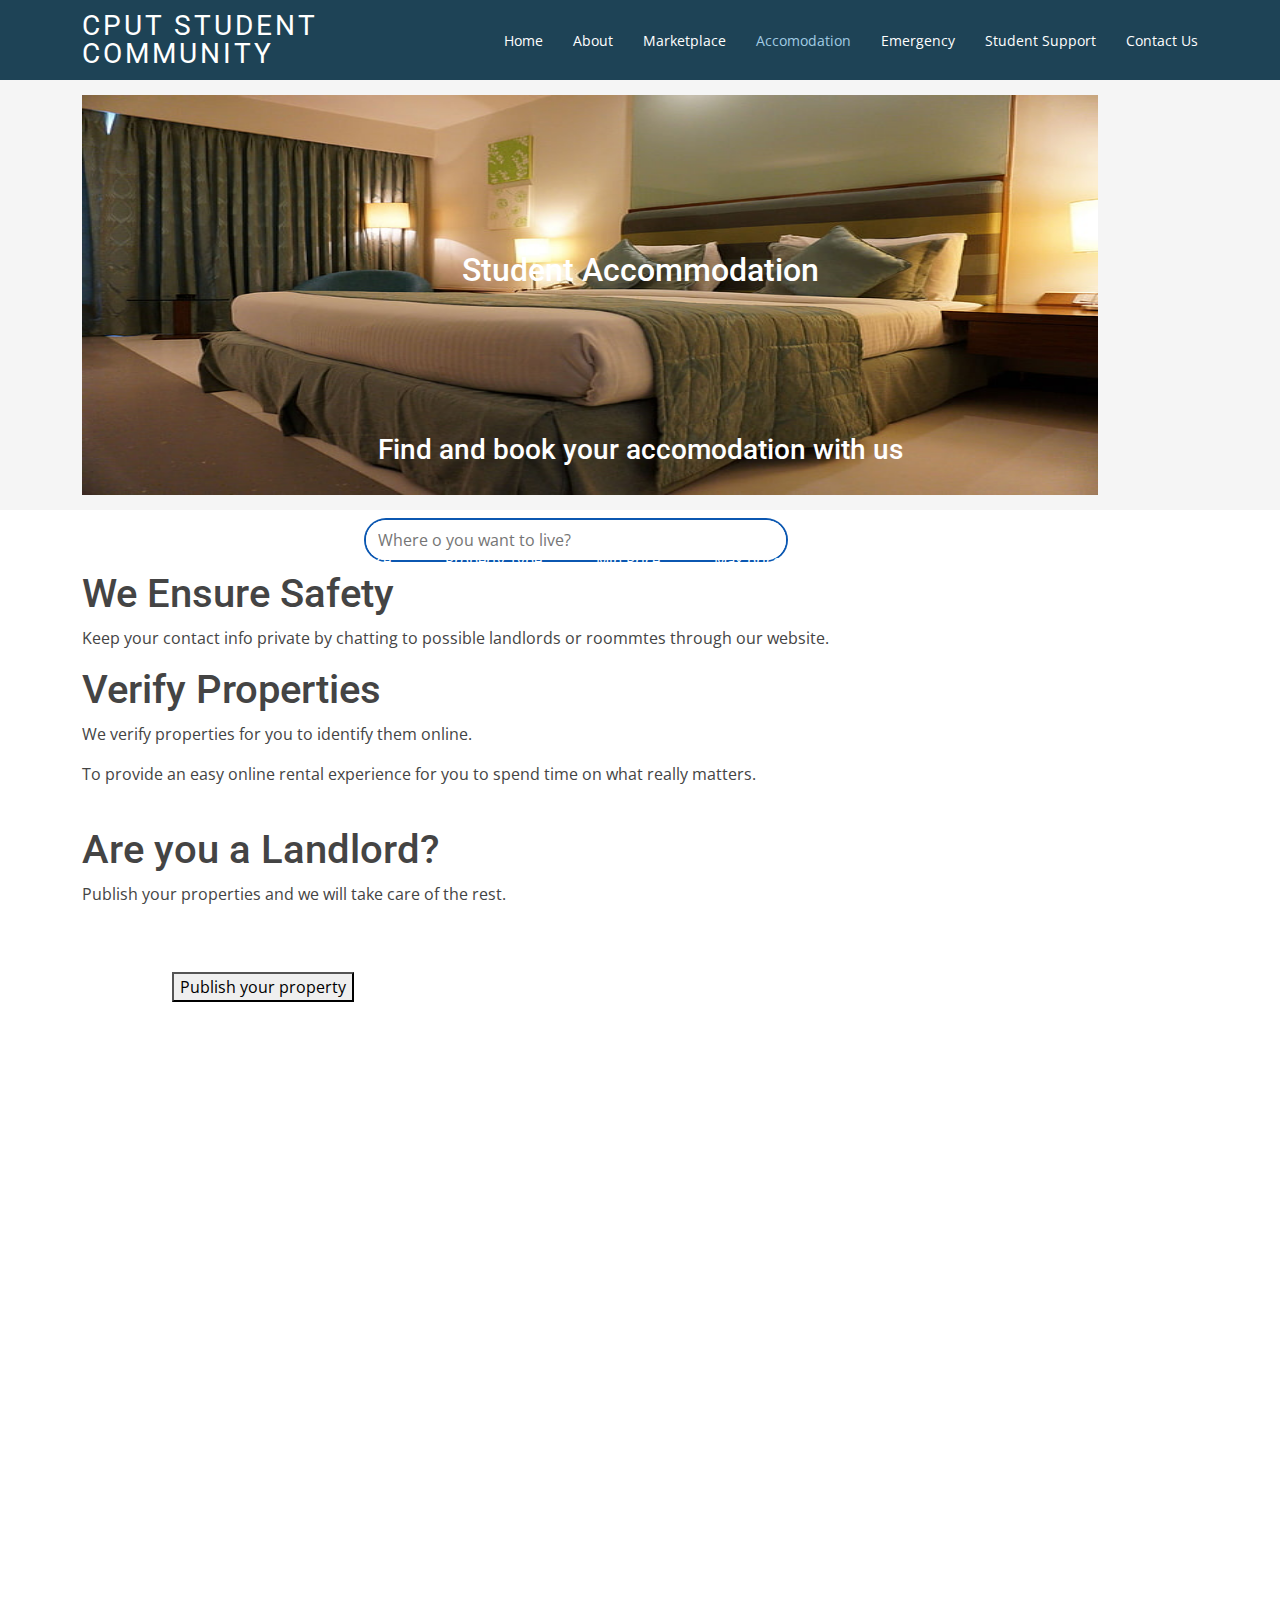
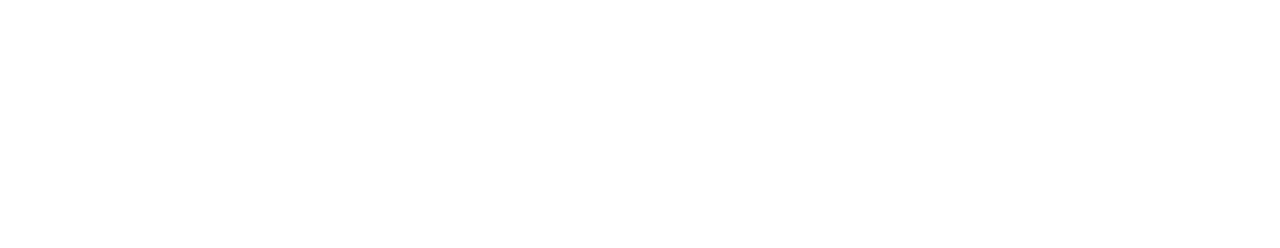
<file: portfolio.html>
<!DOCTYPE html>
<html lang="en">

<head>
  <meta charset="utf-8">
  <meta content="width=device-width, initial-scale=1.0" name="viewport">

  <title>CPUT Student Community</title>
  <meta content="" name="description">
  <meta content="" name="keywords">

  <!-- Favicons -->
  <link href="assets/img/favicon.png" rel="icon">
  <link href="assets/img/apple-touch-icon.png" rel="apple-touch-icon">

  <!-- Google Fonts -->
  <link href="https://fonts.googleapis.com/css?family=Open+Sans:300,300i,400,400i,600,600i,700,700i|Roboto:300,300i,400,400i,500,500i,700,700i&display=swap" rel="stylesheet">

  <!-- Vendor CSS Files -->
  <link href="assets/vendor/animate.css/animate.min.css" rel="stylesheet">
  <link href="assets/vendor/aos/aos.css" rel="stylesheet">
  <link href="assets/vendor/bootstrap/css/bootstrap.min.css" rel="stylesheet">
  <link href="assets/vendor/bootstrap-icons/bootstrap-icons.css" rel="stylesheet">
  <link href="assets/vendor/boxicons/css/boxicons.min.css" rel="stylesheet">
  <link href="assets/vendor/glightbox/css/glightbox.min.css" rel="stylesheet">
  <link href="assets/vendor/swiper/swiper-bundle.min.css" rel="stylesheet">

  <!-- Template Main CSS File -->
  <link href="assets/css/style.css" rel="stylesheet">

  <!-- =======================================================
  * Template Name: Moderna - v4.8.0
  * Template URL: https://bootstrapmade.com/free-bootstrap-template-corporate-moderna/
  * Author: BootstrapMade.com
  * License: https://bootstrapmade.com/license/
  ======================================================== -->
</head>

<body>

  <!-- ======= Header ======= -->
  <header id="header" class="fixed-top d-flex align-items-center ">
    <div class="container d-flex justify-content-between align-items-center">

      <div class="logo">
        <h1 class="text-light"><a href="index.html"><span>CPUT Student Community</span></a></h1>
        <!-- Uncomment below if you prefer to use an image logo -->
        <!-- <a href="index.html"><img src="assets/img/logo.png" alt="" class="img-fluid"></a>-->
      </div>

      <nav id="navbar" class="navbar">
        <ul>
          <li><a href="index.html">Home</a></li>
          <li><a href="about.html">About</a></li>
          <li><a href="services.html">Marketplace</a></li>
          <li><a class="active " href="portfolio.html">Accomodation</a></li>
          <li><a href="team.html">Emergency</a></li>
          <li><a href="blog.html">Student Support</a></li>
            
          </li>
          <li><a href="contact.html">Contact Us</a></li>
        </ul>
        <i class="bi bi-list mobile-nav-toggle"></i>
      </nav><!-- .navbar -->

    </div>
  </header><!-- End Header -->

  <main id="main">

    <!-- =======  Accommodation Section ======= -->
    <section class="breadcrumbs">
      <div class="container">

        <div class="d-flex justify-content-between align-items-center">
          <img src="assets/img/portfolio/accommodation-preview.jpg" alt="Accomodation Preview" width="100%", height="400px">
          <div class="centered">
            <h2>Student Accommodation</h2>
            <h3>Find and book your accomodation with us</h3>
         
            <div class="overlayContainer">
              <form autocomplete="off" class="searchForm">
                <div class="searchBox">

                      <input type="text" placeholder="Where o you want to live?" 
                      autocomplete="chrome-off" id="token-input-AutoCompleteItems" spellcheck="false" 
                      value="" style="outline: none; width: 400px;">

                </div>
              </form>
            </div>
            
            <button class="searchBtn">
              <span>Search</span>
            </button>

            <div class="filters">
              <div class="filter-row">
                <ul>
                  <li>
                    <label for="province">Province</label>
                  </li>
                  <li>
                    <label for="property-type">Property Type</label>
                  </li>
                  <li>
                    <label for="min-price">Min Price</label>
                  </li>
                  <li>
                    <label for="max-price">Max price</label>
                  </li>
                  <li>
                    <label for="bedrooms">Bedrooms</label>
                  </li>
                </ul>
              </div>
            
            </div>

          </div>       
        </div>  
      </div>      
      

    </section><!-- End of Accommodation Section -->

    <!-- ======= Text Section ======= -->
    <section class="portfolio">
      <div class="container">
        <div class="text">
          <h1>We Ensure Safety</h1>
          <p>Keep your contact info private by chatting to possible landlords or roommtes through our website.</p>
          <h1>Verify Properties</h1>
          <p>We verify properties for you to identify them online.
          </p>
          <p>To provide an easy online rental experience for you to spend time on what really matters.</p>
        </div>
        <div class="image"></div>
        <div class="landlord">
          <h1>Are you a Landlord?</h1>
          <p>Publish your properties and we will take care of the rest.</p>
        </div>
        <div class="publishProperty">
          <button>Publish your property</button>
        </div>
      </div>
    </section><!-- End Text Section -->

  </main><!-- End #main -->

  <!-- ======= Footer ======= -->
  <footer id="footer" data-aos="fade-up" data-aos-easing="ease-in-out" data-aos-duration="500">

    <div class="footer-newsletter">
      <div class="container">
        <div class="row">
          <div class="col-lg-6">
            <h4>Our website</h4>
            <p>Welcome to the Accommodation page</p>
          </div>
          <div class="col-lg-6">
            <form action="" method="post">
              <input type="email" name="email"><input type="submit" value="Subscribe">
            </form>
          </div>
        </div>
      </div>
    </div>

    <div class="footer-top">
      <div class="container">
        <div class="row">

          <div class="col-lg-3 col-md-6 footer-links">
            <h4>Useful Links</h4>
            <ul>
              <li><i class="bx bx-chevron-right"></i> <a href="#">Home</a></li>
              <li><i class="bx bx-chevron-right"></i> <a href="#">About us</a></li>
              <li><i class="bx bx-chevron-right"></i> <a href="#">Services</a></li>
              <li><i class="bx bx-chevron-right"></i> <a href="#">Terms of service</a></li>
              <li><i class="bx bx-chevron-right"></i> <a href="#">Privacy policy</a></li>
            </ul>
          </div>

          <div class="col-lg-3 col-md-6 footer-links">
            <h4>Our Services</h4>
            <ul>
              <li><i class="bx bx-chevron-right"></i> <a href="#">Web Design</a></li>
              <li><i class="bx bx-chevron-right"></i> <a href="#">Web Development</a></li>
              <li><i class="bx bx-chevron-right"></i> <a href="#">Product Management</a></li>
              <li><i class="bx bx-chevron-right"></i> <a href="#">Marketing</a></li>
              <li><i class="bx bx-chevron-right"></i> <a href="#">Graphic Design</a></li>
            </ul>
          </div>

          <div class="col-lg-3 col-md-6 footer-contact">
            <h4>Contact Us</h4>
            <p>
              14 Cape Town <br>
              Western Cape, 8000<br>
              South Africa <br><br>
              <strong>Phone:</strong> +000000000<br>
              <strong>Email:</strong> cput@example.com<br>
            </p>

          </div>

          <div class="col-lg-3 col-md-6 footer-info">
            <h3>About Accommodation</h3>
            <p>This page was made to help users finding accommodations where they wish to live</p>
            <div class="social-links mt-3">
              <a href="#" class="twitter"><i class="bx bxl-twitter"></i></a>
              <a href="#" class="facebook"><i class="bx bxl-facebook"></i></a>
              <a href="#" class="instagram"><i class="bx bxl-instagram"></i></a>
              <a href="#" class="linkedin"><i class="bx bxl-linkedin"></i></a>
            </div>
          </div>

        </div>
      </div>
    </div>

    <div class="container">
      <div class="copyright">
        &copy; Copyright <strong><span>Group 29</span></strong>. All Rights Reserved
      </div>
      <div class="credits">
      </div>
    </div>
  </footer><!-- End Footer -->

  <a href="#" class="back-to-top d-flex align-items-center justify-content-center"><i class="bi bi-arrow-up-short"></i></a>

  <!-- Vendor JS Files -->
  <script src="assets/vendor/purecounter/purecounter.js"></script>
  <script src="assets/vendor/aos/aos.js"></script>
  <script src="assets/vendor/bootstrap/js/bootstrap.bundle.min.js"></script>
  <script src="assets/vendor/glightbox/js/glightbox.min.js"></script>
  <script src="assets/vendor/isotope-layout/isotope.pkgd.min.js"></script>
  <script src="assets/vendor/swiper/swiper-bundle.min.js"></script>
  <script src="assets/vendor/waypoints/noframework.waypoints.js"></script>
  <script src="assets/vendor/php-email-form/validate.js"></script>

  <!-- Template Main JS File -->
  <script src="assets/js/main.js"></script>

</body>

</html>
</file>
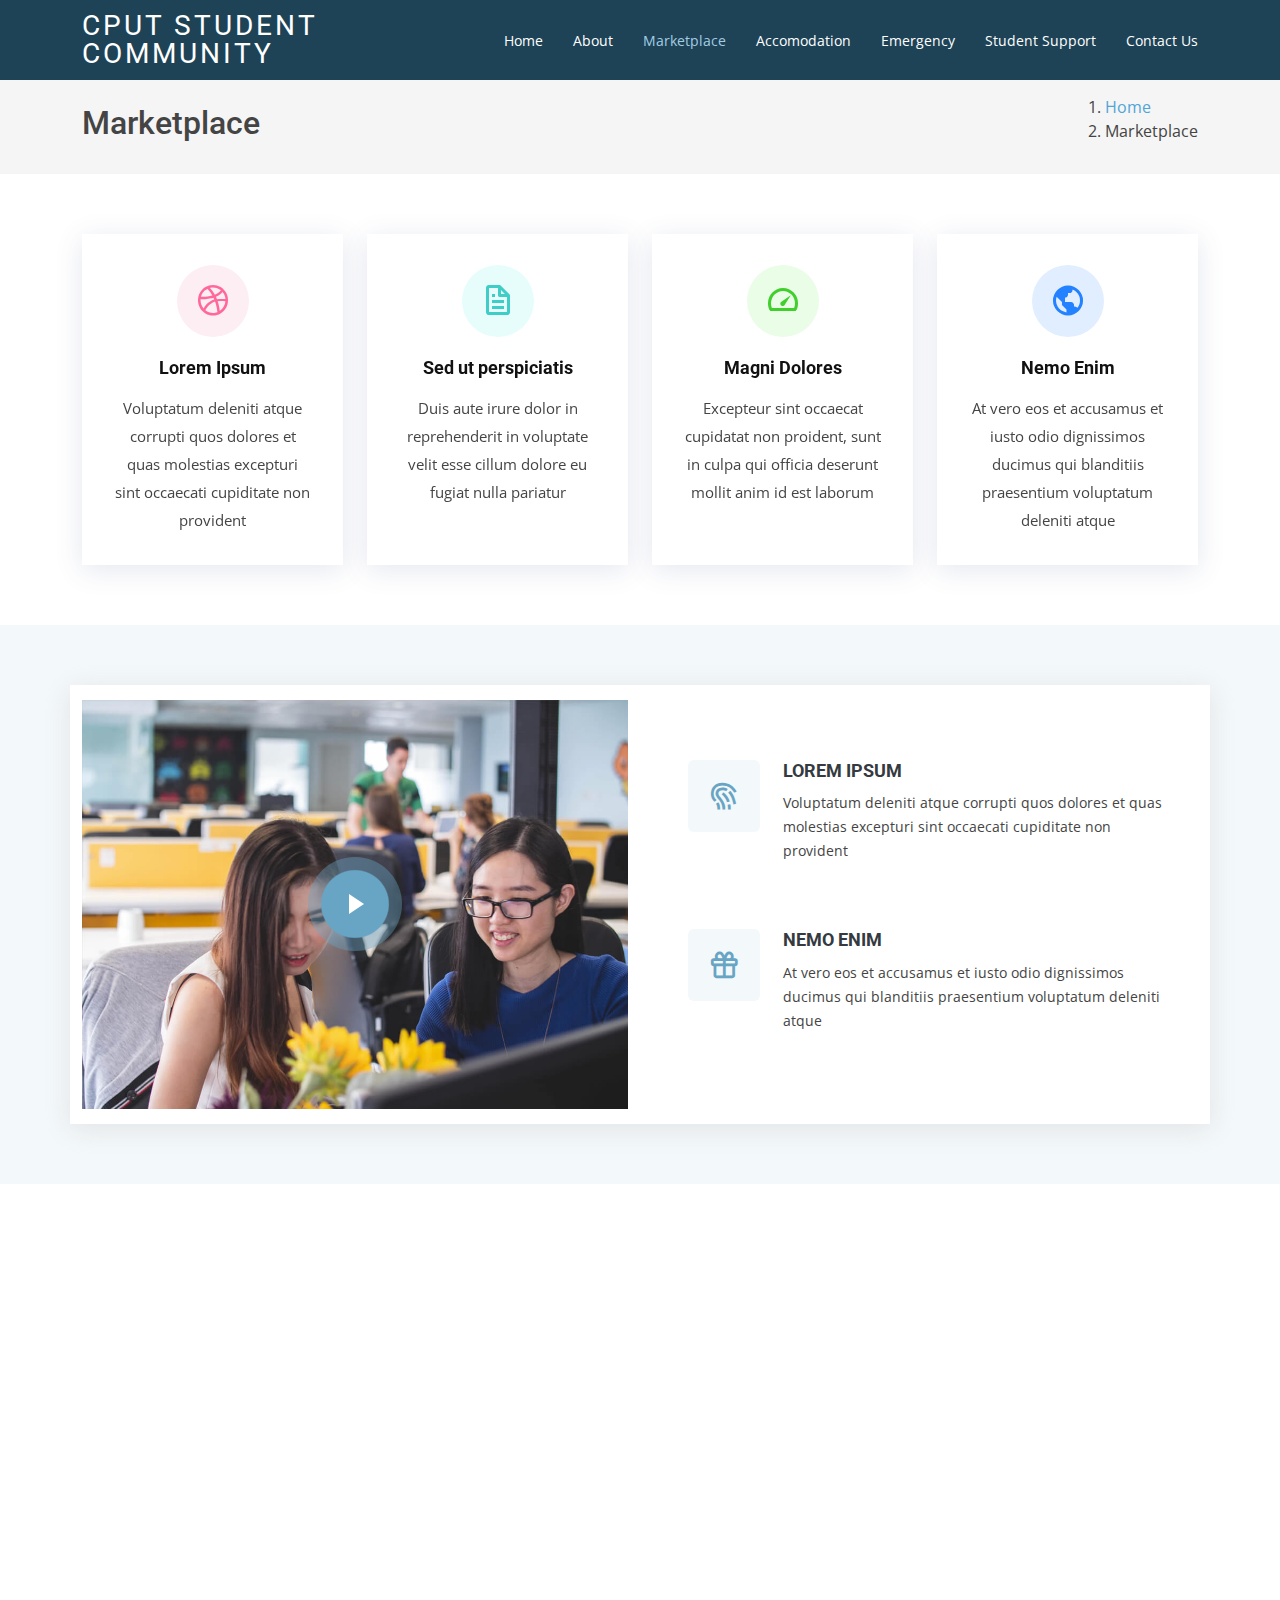
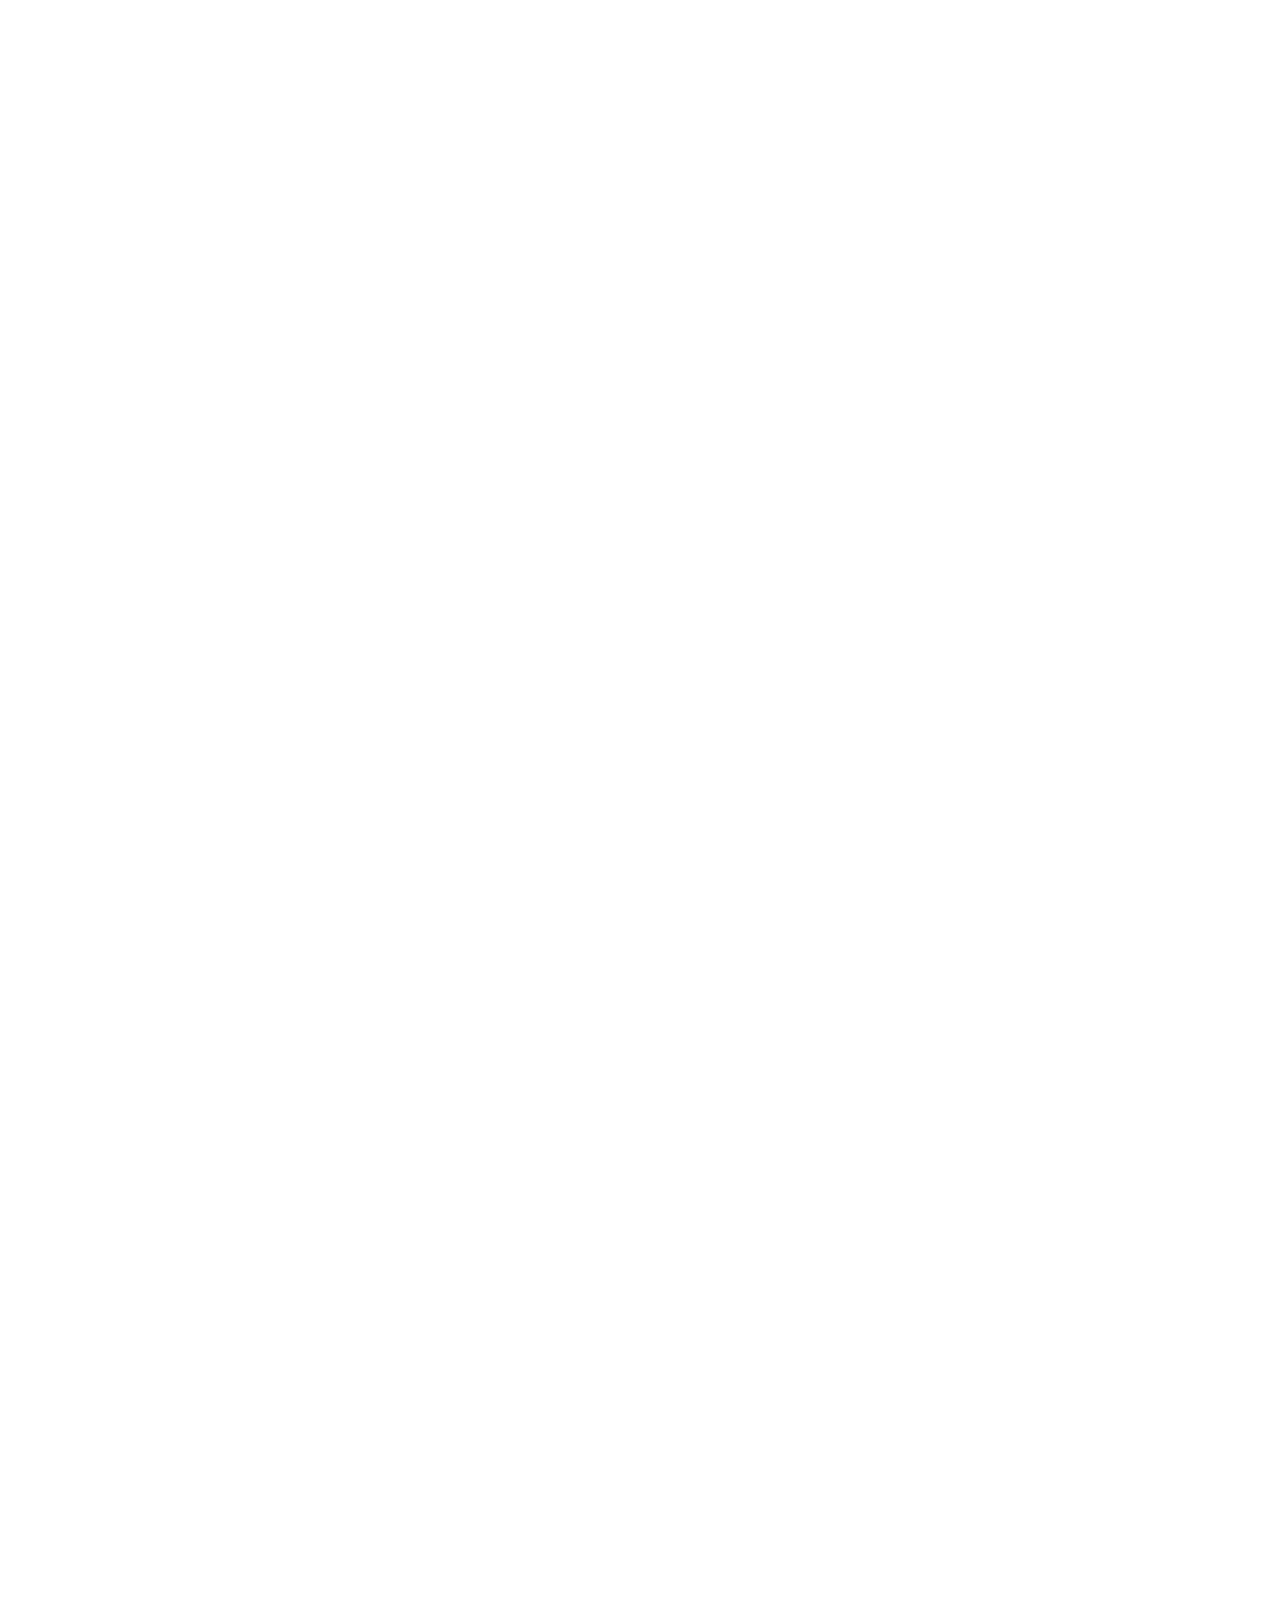
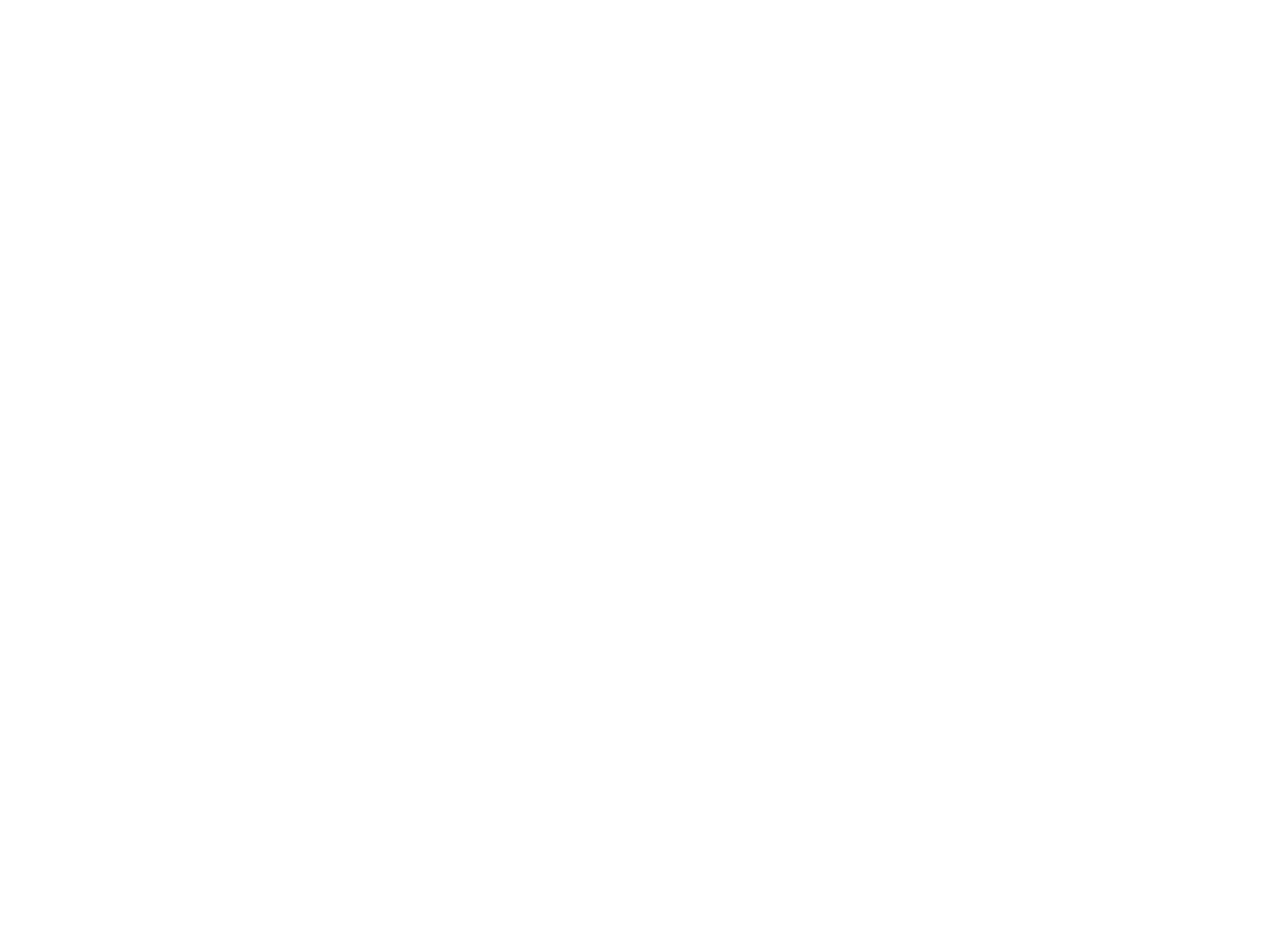
<file: services.html>
<!DOCTYPE html>
<html lang="en">

<head>
  <meta charset="utf-8">
  <meta content="width=device-width, initial-scale=1.0" name="viewport">

  <title>CPUT Student Community</title>
  <meta content="" name="description">
  <meta content="" name="keywords">

  <!-- Favicons -->
  <link href="assets/img/favicon.png" rel="icon">
  <link href="assets/img/apple-touch-icon.png" rel="apple-touch-icon">

  <!-- Google Fonts -->
  <link href="https://fonts.googleapis.com/css?family=Open+Sans:300,300i,400,400i,600,600i,700,700i|Roboto:300,300i,400,400i,500,500i,700,700i&display=swap" rel="stylesheet">

  <!-- Vendor CSS Files -->
  <link href="assets/vendor/animate.css/animate.min.css" rel="stylesheet">
  <link href="assets/vendor/aos/aos.css" rel="stylesheet">
  <link href="assets/vendor/bootstrap/css/bootstrap.min.css" rel="stylesheet">
  <link href="assets/vendor/bootstrap-icons/bootstrap-icons.css" rel="stylesheet">
  <link href="assets/vendor/boxicons/css/boxicons.min.css" rel="stylesheet">
  <link href="assets/vendor/glightbox/css/glightbox.min.css" rel="stylesheet">
  <link href="assets/vendor/swiper/swiper-bundle.min.css" rel="stylesheet">

  <!-- Template Main CSS File -->
  <link href="assets/css/style.css" rel="stylesheet">

  <!-- =======================================================
  * Template Name: Moderna - v4.8.0
  * Template URL: https://bootstrapmade.com/free-bootstrap-template-corporate-moderna/
  * Author: BootstrapMade.com
  * License: https://bootstrapmade.com/license/
  ======================================================== -->
</head>

<body>

  <!-- ======= Header ======= -->
  <header id="header" class="fixed-top d-flex align-items-center ">
    <div class="container d-flex justify-content-between align-items-center">

      <div class="logo">
        <h1 class="text-light"><a href="index.html"><span>CPUT Student Community</span></a></h1>
        <!-- Uncomment below if you prefer to use an image logo -->
        <!-- <a href="index.html"><img src="assets/img/logo.png" alt="" class="img-fluid"></a>-->
      </div>

      <nav id="navbar" class="navbar">
        <ul>
          <li><a href="index.html">Home</a></li>
          <li><a href="about.html">About</a></li>
          <li><a class="active " href="services.html">Marketplace</a></li>
          <li><a href="portfolio.html">Accomodation</a></li>
          <li><a href="team.html">Emergency</a></li>
          <li><a href="blog.html">Student Support</a></li>
            
          </li>
          <li><a href="contact.html">Contact Us</a></li>
        </ul>
        <i class="bi bi-list mobile-nav-toggle"></i>
      </nav><!-- .navbar -->

    </div>
  </header><!-- End Header -->

  <main id="main">

    <!-- ======= Our Services Section ======= -->
    <section class="breadcrumbs">
      <div class="container">

        <div class="d-flex justify-content-between align-items-center">
          <h2>Marketplace</h2>
          <ol>
            <li><a href="index.html">Home</a></li>
            <li>Marketplace</li>
          </ol>
        </div>

      </div>
    </section><!-- End Our Services Section -->

    <!-- ======= Services Section ======= -->
    <section class="services">
      <div class="container">

        <div class="row">
          <div class="col-md-6 col-lg-3 d-flex align-items-stretch" data-aos="fade-up">
            <div class="icon-box icon-box-pink">
              <div class="icon"><i class="bx bxl-dribbble"></i></div>
              <h4 class="title"><a href="">Lorem Ipsum</a></h4>
              <p class="description">Voluptatum deleniti atque corrupti quos dolores et quas molestias excepturi sint occaecati cupiditate non provident</p>
            </div>
          </div>

          <div class="col-md-6 col-lg-3 d-flex align-items-stretch" data-aos="fade-up" data-aos-delay="100">
            <div class="icon-box icon-box-cyan">
              <div class="icon"><i class="bx bx-file"></i></div>
              <h4 class="title"><a href="">Sed ut perspiciatis</a></h4>
              <p class="description">Duis aute irure dolor in reprehenderit in voluptate velit esse cillum dolore eu fugiat nulla pariatur</p>
            </div>
          </div>

          <div class="col-md-6 col-lg-3 d-flex align-items-stretch" data-aos="fade-up" data-aos-delay="200">
            <div class="icon-box icon-box-green">
              <div class="icon"><i class="bx bx-tachometer"></i></div>
              <h4 class="title"><a href="">Magni Dolores</a></h4>
              <p class="description">Excepteur sint occaecat cupidatat non proident, sunt in culpa qui officia deserunt mollit anim id est laborum</p>
            </div>
          </div>

          <div class="col-md-6 col-lg-3 d-flex align-items-stretch" data-aos="fade-up" data-aos-delay="200">
            <div class="icon-box icon-box-blue">
              <div class="icon"><i class="bx bx-world"></i></div>
              <h4 class="title"><a href="">Nemo Enim</a></h4>
              <p class="description">At vero eos et accusamus et iusto odio dignissimos ducimus qui blanditiis praesentium voluptatum deleniti atque</p>
            </div>
          </div>

        </div>

      </div>
    </section><!-- End Services Section -->

    <!-- ======= Why Us Section ======= -->
    <section class="why-us section-bg" data-aos="fade-up" date-aos-delay="200">
      <div class="container">

        <div class="row">
          <div class="col-lg-6 video-box">
            <img src="assets/img/why-us.jpg" class="img-fluid" alt="">
            <a href="https://www.youtube.com/watch?v=jDDaplaOz7Q" class="venobox play-btn mb-4" data-vbtype="video" data-autoplay="true"></a>
          </div>

          <div class="col-lg-6 d-flex flex-column justify-content-center p-5">

            <div class="icon-box">
              <div class="icon"><i class="bx bx-fingerprint"></i></div>
              <h4 class="title"><a href="">Lorem Ipsum</a></h4>
              <p class="description">Voluptatum deleniti atque corrupti quos dolores et quas molestias excepturi sint occaecati cupiditate non provident</p>
            </div>

            <div class="icon-box">
              <div class="icon"><i class="bx bx-gift"></i></div>
              <h4 class="title"><a href="">Nemo Enim</a></h4>
              <p class="description">At vero eos et accusamus et iusto odio dignissimos ducimus qui blanditiis praesentium voluptatum deleniti atque</p>
            </div>

          </div>
        </div>

      </div>
    </section><!-- End Why Us Section -->

    <!-- ======= Service Details Section ======= -->
    <section class="service-details">
      <div class="container">

        <div class="row">
          <div class="col-md-6 d-flex align-items-stretch" data-aos="fade-up">
            <div class="card">
              <div class="card-img">
                <img src="assets/img/service-details-1.jpg" alt="...">
              </div>
              <div class="card-body">
                <h5 class="card-title"><a href="#">Our Mission</a></h5>
                <p class="card-text">Lorem ipsum dolor sit amet, consectetur elit, sed do eiusmod tempor ut labore et dolore magna aliqua. Ut enim ad minim veniam, quis nostrud exercitation ullamco laboris nisi ut aliquip ex ea commodo consequat</p>
                <div class="read-more"><a href="#"><i class="bi bi-arrow-right"></i> Read More</a></div>
              </div>
            </div>
          </div>
          <div class="col-md-6 d-flex align-items-stretch" data-aos="fade-up">
            <div class="card">
              <div class="card-img">
                <img src="assets/img/service-details-2.jpg" alt="...">
              </div>
              <div class="card-body">
                <h5 class="card-title"><a href="#">Our Plan</a></h5>
                <p class="card-text">Sed ut perspiciatis unde omnis iste natus error sit voluptatem doloremque laudantium, totam rem aperiam, eaque ipsa quae ab illo inventore veritatis et quasi architecto beatae vitae dicta sunt explicabo</p>
                <div class="read-more"><a href="#"><i class="bi bi-arrow-right"></i> Read More</a></div>
              </div>
            </div>

          </div>
          <div class="col-md-6 d-flex align-items-stretch" data-aos="fade-up">
            <div class="card">
              <div class="card-img">
                <img src="assets/img/service-details-3.jpg" alt="...">
              </div>
              <div class="card-body">
                <h5 class="card-title"><a href="#">Our Vision</a></h5>
                <p class="card-text">Nemo enim ipsam voluptatem quia voluptas sit aut odit aut fugit, sed quia magni dolores eos qui ratione voluptatem sequi nesciunt Neque porro quisquam est, qui dolorem ipsum quia dolor sit amet</p>
                <div class="read-more"><a href="#"><i class="bi bi-arrow-right"></i> Read More</a></div>
              </div>
            </div>
          </div>
          <div class="col-md-6 d-flex align-items-stretch" data-aos="fade-up">
            <div class="card">
              <div class="card-img">
                <img src="assets/img/service-details-4.jpg" alt="...">
              </div>
              <div class="card-body">
                <h5 class="card-title"><a href="#">Our Care</a></h5>
                <p class="card-text">Nostrum eum sed et autem dolorum perspiciatis. Magni porro quisquam laudantium voluptatem. In molestiae earum ab sit esse voluptatem. Eos ipsam cumque ipsum officiis qui nihil aut incidunt aut</p>
                <div class="read-more"><a href="#"><i class="bi bi-arrow-right"></i> Read More</a></div>
              </div>
            </div>
          </div>
        </div>

      </div>
    </section><!-- End Service Details Section -->

    <!-- ======= Pricing Section ======= -->
    <section class="pricing section-bg" data-aos="fade-up">
      <div class="container">

        <div class="section-title">
          <h2>Pricing</h2>
          <p>Magnam dolores commodi suscipit. Necessitatibus eius consequatur ex aliquid fuga eum quidem. Sit sint consectetur velit. Quisquam quos quisquam cupiditate. Et nemo qui impedit suscipit alias ea. Quia fugiat sit in iste officiis commodi quidem hic quas.</p>
        </div>

        <div class="row no-gutters">

          <div class="col-lg-4 box">
            <h3>Free</h3>
            <h4>$0<span>per month</span></h4>
            <ul>
              <li><i class="bx bx-check"></i> Quam adipiscing vitae proin</li>
              <li><i class="bx bx-check"></i> Nec feugiat nisl pretium</li>
              <li><i class="bx bx-check"></i> Nulla at volutpat diam uteera</li>
              <li class="na"><i class="bx bx-x"></i> <span>Pharetra massa massa ultricies</span></li>
              <li class="na"><i class="bx bx-x"></i> <span>Massa ultricies mi quis hendrerit</span></li>
            </ul>
            <a href="#" class="get-started-btn">Get Started</a>
          </div>

          <div class="col-lg-4 box featured">
            <h3>Business</h3>
            <h4>$29<span>per month</span></h4>
            <ul>
              <li><i class="bx bx-check"></i> Quam adipiscing vitae proin</li>
              <li><i class="bx bx-check"></i> Nec feugiat nisl pretium</li>
              <li><i class="bx bx-check"></i> Nulla at volutpat diam uteera</li>
              <li><i class="bx bx-check"></i> Pharetra massa massa ultricies</li>
              <li><i class="bx bx-check"></i> Massa ultricies mi quis hendrerit</li>
            </ul>
            <a href="#" class="get-started-btn">Get Started</a>
          </div>

          <div class="col-lg-4 box">
            <h3>Developer</h3>
            <h4>$49<span>per month</span></h4>
            <ul>
              <li><i class="bx bx-check"></i> Quam adipiscing vitae proin</li>
              <li><i class="bx bx-check"></i> Nec feugiat nisl pretium</li>
              <li><i class="bx bx-check"></i> Nulla at volutpat diam uteera</li>
              <li><i class="bx bx-check"></i> Pharetra massa massa ultricies</li>
              <li><i class="bx bx-check"></i> Massa ultricies mi quis hendrerit</li>
            </ul>
            <a href="#" class="get-started-btn">Get Started</a>
          </div>

        </div>

      </div>
    </section><!-- End Pricing Section -->

  </main><!-- End #main -->

  <!-- ======= Footer ======= -->
  <footer id="footer" data-aos="fade-up" data-aos-easing="ease-in-out" data-aos-duration="500">

    <div class="footer-newsletter">
      <div class="container">
        <div class="row">
          <div class="col-lg-6">
            <h4>Our Newsletter</h4>
            <p>Tamen quem nulla quae legam multos aute sint culpa legam noster magna</p>
          </div>
          <div class="col-lg-6">
            <form action="" method="post">
              <input type="email" name="email"><input type="submit" value="Subscribe">
            </form>
          </div>
        </div>
      </div>
    </div>

    <div class="footer-top">
      <div class="container">
        <div class="row">

          <div class="col-lg-3 col-md-6 footer-links">
            <h4>Useful Links</h4>
            <ul>
              <li><i class="bx bx-chevron-right"></i> <a href="#">Home</a></li>
              <li><i class="bx bx-chevron-right"></i> <a href="#">About us</a></li>
              <li><i class="bx bx-chevron-right"></i> <a href="#">Services</a></li>
              <li><i class="bx bx-chevron-right"></i> <a href="#">Terms of service</a></li>
              <li><i class="bx bx-chevron-right"></i> <a href="#">Privacy policy</a></li>
            </ul>
          </div>

          <div class="col-lg-3 col-md-6 footer-links">
            <h4>Our Services</h4>
            <ul>
              <li><i class="bx bx-chevron-right"></i> <a href="#">Web Design</a></li>
              <li><i class="bx bx-chevron-right"></i> <a href="#">Web Development</a></li>
              <li><i class="bx bx-chevron-right"></i> <a href="#">Product Management</a></li>
              <li><i class="bx bx-chevron-right"></i> <a href="#">Marketing</a></li>
              <li><i class="bx bx-chevron-right"></i> <a href="#">Graphic Design</a></li>
            </ul>
          </div>

          <div class="col-lg-3 col-md-6 footer-contact">
            <h4>Contact Us</h4>
            <p>
              A108 Adam Street <br>
              New York, NY 535022<br>
              United States <br><br>
              <strong>Phone:</strong> +1 5589 55488 55<br>
              <strong>Email:</strong> info@example.com<br>
            </p>

          </div>

          <div class="col-lg-3 col-md-6 footer-info">
            <h3>About Moderna</h3>
            <p>Cras fermentum odio eu feugiat lide par naso tierra. Justo eget nada terra videa magna derita valies darta donna mare fermentum iaculis eu non diam phasellus.</p>
            <div class="social-links mt-3">
              <a href="#" class="twitter"><i class="bx bxl-twitter"></i></a>
              <a href="#" class="facebook"><i class="bx bxl-facebook"></i></a>
              <a href="#" class="instagram"><i class="bx bxl-instagram"></i></a>
              <a href="#" class="linkedin"><i class="bx bxl-linkedin"></i></a>
            </div>
          </div>

        </div>
      </div>
    </div>

    <div class="container">
      <div class="copyright">
        &copy; Copyright <strong><span>Group 29</span></strong>. All Rights Reserved
      </div>
      <div class="credits">
        <!-- All the links in the footer should remain intact. -->
        <!-- You can delete the links only if you purchased the pro version. -->
        <!-- Licensing information: https://bootstrapmade.com/license/ -->
        <!-- Purchase the pro version with working PHP/AJAX contact form: https://bootstrapmade.com/free-bootstrap-template-corporate-moderna/ -->
        
      </div>
    </div>
  </footer><!-- End Footer -->

  <a href="#" class="back-to-top d-flex align-items-center justify-content-center"><i class="bi bi-arrow-up-short"></i></a>

  <!-- Vendor JS Files -->
  <script src="assets/vendor/purecounter/purecounter.js"></script>
  <script src="assets/vendor/aos/aos.js"></script>
  <script src="assets/vendor/bootstrap/js/bootstrap.bundle.min.js"></script>
  <script src="assets/vendor/glightbox/js/glightbox.min.js"></script>
  <script src="assets/vendor/isotope-layout/isotope.pkgd.min.js"></script>
  <script src="assets/vendor/swiper/swiper-bundle.min.js"></script>
  <script src="assets/vendor/waypoints/noframework.waypoints.js"></script>
  <script src="assets/vendor/php-email-form/validate.js"></script>

  <!-- Template Main JS File -->
  <script src="assets/js/main.js"></script>

</body>

</html>
</file>
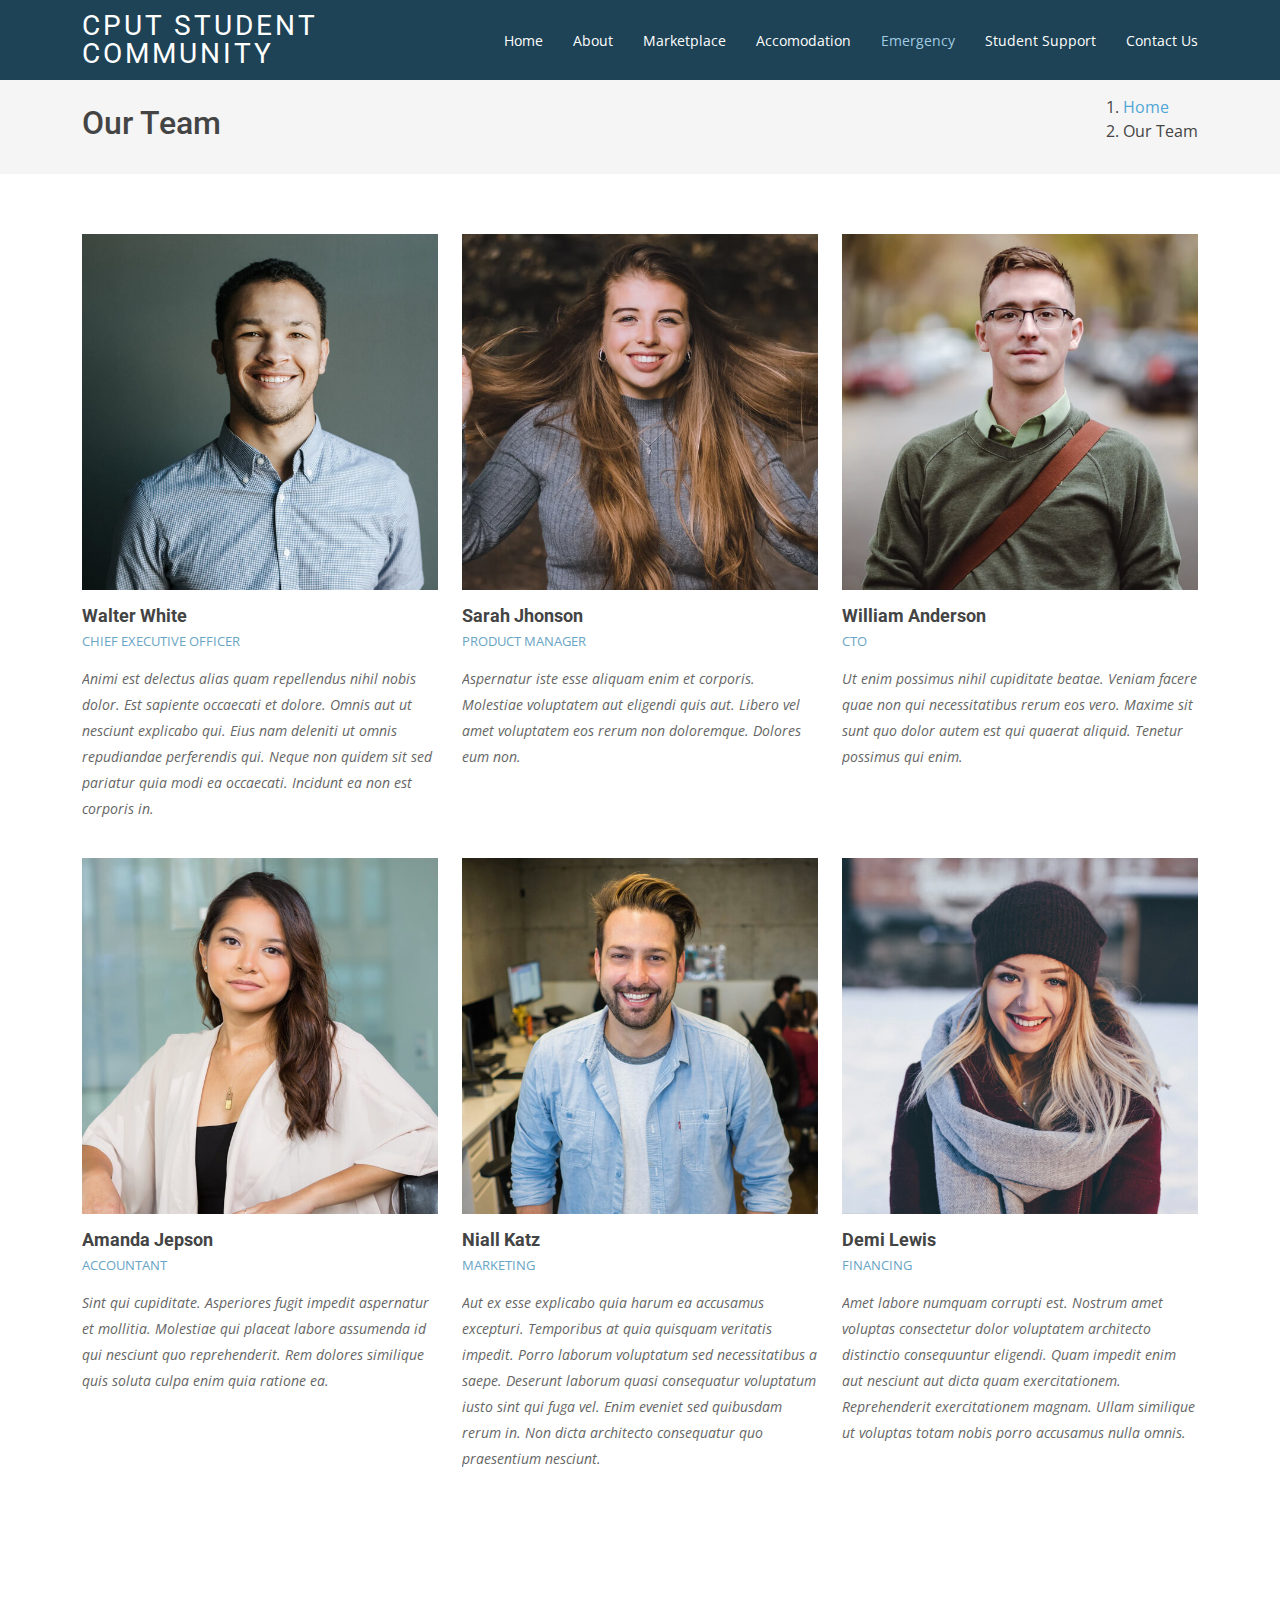
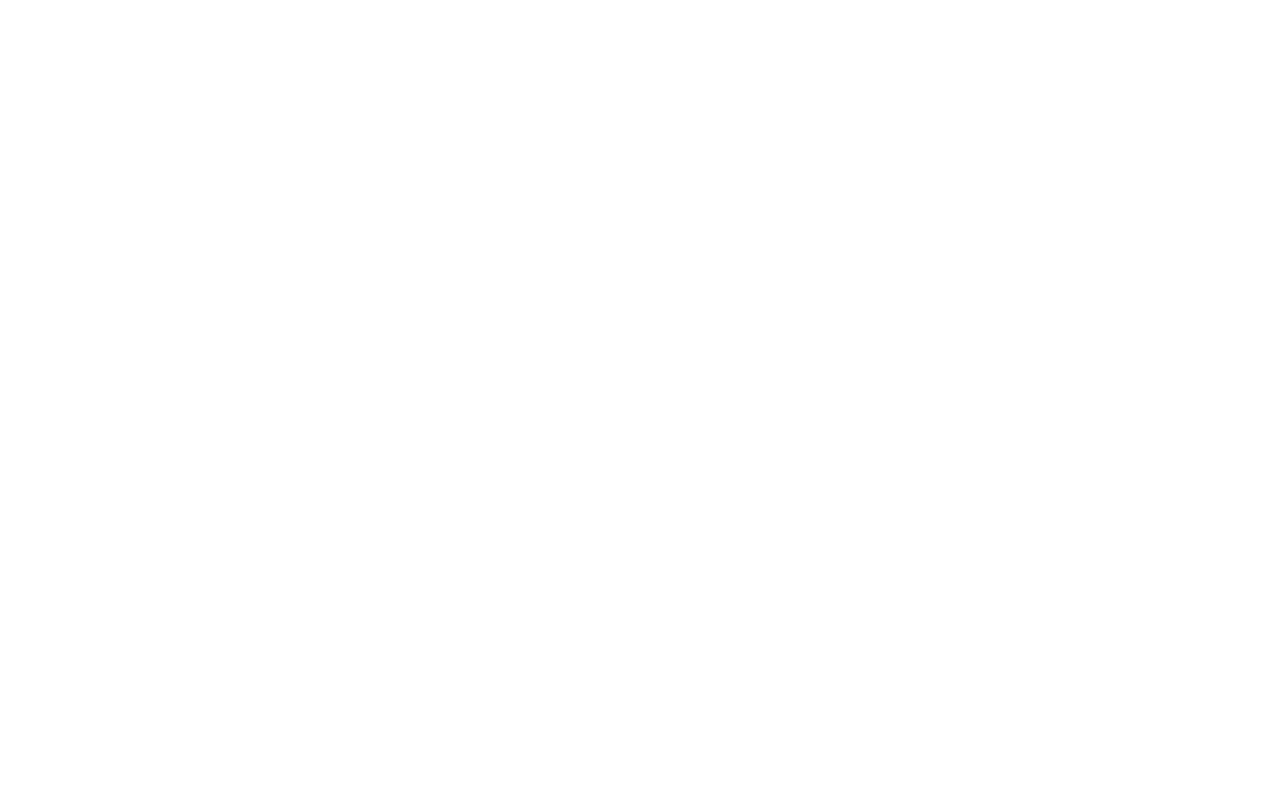
<file: team.html>
<!DOCTYPE html>
<html lang="en">

<head>
  <meta charset="utf-8">
  <meta content="width=device-width, initial-scale=1.0" name="viewport">

  <title>CPUT Student Community</title>
  <meta content="" name="description">
  <meta content="" name="keywords">

  <!-- Favicons -->
  <link href="assets/img/favicon.png" rel="icon">
  <link href="assets/img/apple-touch-icon.png" rel="apple-touch-icon">

  <!-- Google Fonts -->
  <link href="https://fonts.googleapis.com/css?family=Open+Sans:300,300i,400,400i,600,600i,700,700i|Roboto:300,300i,400,400i,500,500i,700,700i&display=swap" rel="stylesheet">

  <!-- Vendor CSS Files -->
  <link href="assets/vendor/animate.css/animate.min.css" rel="stylesheet">
  <link href="assets/vendor/aos/aos.css" rel="stylesheet">
  <link href="assets/vendor/bootstrap/css/bootstrap.min.css" rel="stylesheet">
  <link href="assets/vendor/bootstrap-icons/bootstrap-icons.css" rel="stylesheet">
  <link href="assets/vendor/boxicons/css/boxicons.min.css" rel="stylesheet">
  <link href="assets/vendor/glightbox/css/glightbox.min.css" rel="stylesheet">
  <link href="assets/vendor/swiper/swiper-bundle.min.css" rel="stylesheet">

  <!-- Template Main CSS File -->
  <link href="assets/css/style.css" rel="stylesheet">

  <!-- =======================================================
  * Template Name: Moderna - v4.8.0
  * Template URL: https://bootstrapmade.com/free-bootstrap-template-corporate-moderna/
  * Author: BootstrapMade.com
  * License: https://bootstrapmade.com/license/
  ======================================================== -->
</head>

<body>

  <!-- ======= Header ======= -->
  <header id="header" class="fixed-top d-flex align-items-center ">
    <div class="container d-flex justify-content-between align-items-center">

      <div class="logo">
        <h1 class="text-light"><a href="index.html"><span>CPUT Student Community</span></a></h1>
        <!-- Uncomment below if you prefer to use an image logo -->
        <!-- <a href="index.html"><img src="assets/img/logo.png" alt="" class="img-fluid"></a>-->
      </div>

      <nav id="navbar" class="navbar">
        <ul>
          <li><a href="index.html">Home</a></li>
          <li><a href="about.html">About</a></li>
          <li><a href="services.html">Marketplace</a></li>
          <li><a href="portfolio.html">Accomodation</a></li>
          <li><a class="active " href="team.html">Emergency</a></li>
          <li><a href="blog.html">Student Support</a></li>
            
          </li>
          <li><a href="contact.html">Contact Us</a></li>
        </ul>
        <i class="bi bi-list mobile-nav-toggle"></i>
      </nav><!-- .navbar -->

    </div>
  </header><!-- End Header -->

  <main id="main">

    <!-- ======= Our Team Section ======= -->
    <section class="breadcrumbs">
      <div class="container">

        <div class="d-flex justify-content-between align-items-center">
          <h2>Our Team</h2>
          <ol>
            <li><a href="index.html">Home</a></li>
            <li>Our Team</li>
          </ol>
        </div>

      </div>
    </section><!-- End Our Team Section -->

    <!-- ======= Team Section ======= -->
    <section class="team" data-aos="fade-up" data-aos-easing="ease-in-out" data-aos-duration="500">
      <div class="container">

        <div class="row">

          <div class="col-lg-4 col-md-6 d-flex align-items-stretch">
            <div class="member">
              <div class="member-img">
                <img src="assets/img/team/team-1.jpg" class="img-fluid" alt="">
                <div class="social">
                  <a href=""><i class="bi bi-twitter"></i></a>
                  <a href=""><i class="bi bi-facebook"></i></a>
                  <a href=""><i class="bi bi-instagram"></i></a>
                  <a href=""><i class="bi bi-linkedin"></i></a>
                </div>
              </div>
              <div class="member-info">
                <h4>Walter White</h4>
                <span>Chief Executive Officer</span>
                <p>Animi est delectus alias quam repellendus nihil nobis dolor. Est sapiente occaecati et dolore. Omnis aut ut nesciunt explicabo qui. Eius nam deleniti ut omnis repudiandae perferendis qui. Neque non quidem sit sed pariatur quia modi ea occaecati. Incidunt ea non est corporis in.</p>
              </div>
            </div>
          </div>

          <div class="col-lg-4 col-md-6 d-flex align-items-stretch">
            <div class="member">
              <div class="member-img">
                <img src="assets/img/team/team-2.jpg" class="img-fluid" alt="">
                <div class="social">
                  <a href=""><i class="bi bi-twitter"></i></a>
                  <a href=""><i class="bi bi-facebook"></i></a>
                  <a href=""><i class="bi bi-instagram"></i></a>
                  <a href=""><i class="bi bi-linkedin"></i></a>
                </div>
              </div>
              <div class="member-info">
                <h4>Sarah Jhonson</h4>
                <span>Product Manager</span>
                <p>Aspernatur iste esse aliquam enim et corporis. Molestiae voluptatem aut eligendi quis aut. Libero vel amet voluptatem eos rerum non doloremque. Dolores eum non.</p>
              </div>
            </div>
          </div>

          <div class="col-lg-4 col-md-6 d-flex align-items-stretch">
            <div class="member">
              <div class="member-img">
                <img src="assets/img/team/team-3.jpg" class="img-fluid" alt="">
                <div class="social">
                  <a href=""><i class="bi bi-twitter"></i></a>
                  <a href=""><i class="bi bi-facebook"></i></a>
                  <a href=""><i class="bi bi-instagram"></i></a>
                  <a href=""><i class="bi bi-linkedin"></i></a>
                </div>
              </div>
              <div class="member-info">
                <h4>William Anderson</h4>
                <span>CTO</span>
                <p>Ut enim possimus nihil cupiditate beatae. Veniam facere quae non qui necessitatibus rerum eos vero. Maxime sit sunt quo dolor autem est qui quaerat aliquid. Tenetur possimus qui enim.</p>
              </div>
            </div>
          </div>

          <div class="col-lg-4 col-md-6 d-flex align-items-stretch">
            <div class="member">
              <div class="member-img">
                <img src="assets/img/team/team-4.jpg" class="img-fluid" alt="">
                <div class="social">
                  <a href=""><i class="bi bi-twitter"></i></a>
                  <a href=""><i class="bi bi-facebook"></i></a>
                  <a href=""><i class="bi bi-instagram"></i></a>
                  <a href=""><i class="bi bi-linkedin"></i></a>
                </div>
              </div>
              <div class="member-info">
                <h4>Amanda Jepson</h4>
                <span>Accountant</span>
                <p>Sint qui cupiditate. Asperiores fugit impedit aspernatur et mollitia. Molestiae qui placeat labore assumenda id qui nesciunt quo reprehenderit. Rem dolores similique quis soluta culpa enim quia ratione ea.</p>
              </div>
            </div>
          </div>

          <div class="col-lg-4 col-md-6 d-flex align-items-stretch">
            <div class="member">
              <div class="member-img">
                <img src="assets/img/team/team-5.jpg" class="img-fluid" alt="">
                <div class="social">
                  <a href=""><i class="bi bi-twitter"></i></a>
                  <a href=""><i class="bi bi-facebook"></i></a>
                  <a href=""><i class="bi bi-instagram"></i></a>
                  <a href=""><i class="bi bi-linkedin"></i></a>
                </div>
              </div>
              <div class="member-info">
                <h4>Niall Katz</h4>
                <span>Marketing</span>
                <p>Aut ex esse explicabo quia harum ea accusamus excepturi. Temporibus at quia quisquam veritatis impedit. Porro laborum voluptatum sed necessitatibus a saepe. Deserunt laborum quasi consequatur voluptatum iusto sint qui fuga vel. Enim eveniet sed quibusdam rerum in. Non dicta architecto consequatur quo praesentium nesciunt.</p>
              </div>
            </div>
          </div>

          <div class="col-lg-4 col-md-6 d-flex align-items-stretch">
            <div class="member">
              <div class="member-img">
                <img src="assets/img/team/team-6.jpg" class="img-fluid" alt="">
                <div class="social">
                  <a href=""><i class="bi bi-twitter"></i></a>
                  <a href=""><i class="bi bi-facebook"></i></a>
                  <a href=""><i class="bi bi-instagram"></i></a>
                  <a href=""><i class="bi bi-linkedin"></i></a>
                </div>
              </div>
              <div class="member-info">
                <h4>Demi Lewis</h4>
                <span>Financing</span>
                <p>Amet labore numquam corrupti est. Nostrum amet voluptas consectetur dolor voluptatem architecto distinctio consequuntur eligendi. Quam impedit enim aut nesciunt aut dicta quam exercitationem. Reprehenderit exercitationem magnam. Ullam similique ut voluptas totam nobis porro accusamus nulla omnis.</p>
              </div>
            </div>
          </div>

        </div>

      </div>
    </section><!-- End Team Section -->

  </main><!-- End #main -->

  <!-- ======= Footer ======= -->
  <footer id="footer" data-aos="fade-up" data-aos-easing="ease-in-out" data-aos-duration="500">

    <div class="footer-newsletter">
      <div class="container">
        <div class="row">
          <div class="col-lg-6">
            <h4>Our Newsletter</h4>
            <p>Tamen quem nulla quae legam multos aute sint culpa legam noster magna</p>
          </div>
          <div class="col-lg-6">
            <form action="" method="post">
              <input type="email" name="email"><input type="submit" value="Subscribe">
            </form>
          </div>
        </div>
      </div>
    </div>

    <div class="footer-top">
      <div class="container">
        <div class="row">

          <div class="col-lg-3 col-md-6 footer-links">
            <h4>Useful Links</h4>
            <ul>
              <li><i class="bx bx-chevron-right"></i> <a href="#">Home</a></li>
              <li><i class="bx bx-chevron-right"></i> <a href="#">About us</a></li>
              <li><i class="bx bx-chevron-right"></i> <a href="#">Services</a></li>
              <li><i class="bx bx-chevron-right"></i> <a href="#">Terms of service</a></li>
              <li><i class="bx bx-chevron-right"></i> <a href="#">Privacy policy</a></li>
            </ul>
          </div>

          <div class="col-lg-3 col-md-6 footer-links">
            <h4>Our Services</h4>
            <ul>
              <li><i class="bx bx-chevron-right"></i> <a href="#">Web Design</a></li>
              <li><i class="bx bx-chevron-right"></i> <a href="#">Web Development</a></li>
              <li><i class="bx bx-chevron-right"></i> <a href="#">Product Management</a></li>
              <li><i class="bx bx-chevron-right"></i> <a href="#">Marketing</a></li>
              <li><i class="bx bx-chevron-right"></i> <a href="#">Graphic Design</a></li>
            </ul>
          </div>

          <div class="col-lg-3 col-md-6 footer-contact">
            <h4>Contact Us</h4>
            <p>
              A108 Adam Street <br>
              New York, NY 535022<br>
              United States <br><br>
              <strong>Phone:</strong> +1 5589 55488 55<br>
              <strong>Email:</strong> info@example.com<br>
            </p>

          </div>

          <div class="col-lg-3 col-md-6 footer-info">
            <h3>About Moderna</h3>
            <p>Cras fermentum odio eu feugiat lide par naso tierra. Justo eget nada terra videa magna derita valies darta donna mare fermentum iaculis eu non diam phasellus.</p>
            <div class="social-links mt-3">
              <a href="#" class="twitter"><i class="bx bxl-twitter"></i></a>
              <a href="#" class="facebook"><i class="bx bxl-facebook"></i></a>
              <a href="#" class="instagram"><i class="bx bxl-instagram"></i></a>
              <a href="#" class="linkedin"><i class="bx bxl-linkedin"></i></a>
            </div>
          </div>

        </div>
      </div>
    </div>

    <div class="container">
      <div class="copyright">
        &copy; Copyright <strong><span>Group 29</span></strong>. All Rights Reserved
      </div>
      <div class="credits">
        <!-- All the links in the footer should remain intact. -->
        <!-- You can delete the links only if you purchased the pro version. -->
        <!-- Licensing information: https://bootstrapmade.com/license/ -->
        <!-- Purchase the pro version with working PHP/AJAX contact form: https://bootstrapmade.com/free-bootstrap-template-corporate-moderna/ -->
        
      </div>
    </div>
  </footer><!-- End Footer -->

  <a href="#" class="back-to-top d-flex align-items-center justify-content-center"><i class="bi bi-arrow-up-short"></i></a>

  <!-- Vendor JS Files -->
  <script src="assets/vendor/purecounter/purecounter.js"></script>
  <script src="assets/vendor/aos/aos.js"></script>
  <script src="assets/vendor/bootstrap/js/bootstrap.bundle.min.js"></script>
  <script src="assets/vendor/glightbox/js/glightbox.min.js"></script>
  <script src="assets/vendor/isotope-layout/isotope.pkgd.min.js"></script>
  <script src="assets/vendor/swiper/swiper-bundle.min.js"></script>
  <script src="assets/vendor/waypoints/noframework.waypoints.js"></script>
  <script src="assets/vendor/php-email-form/validate.js"></script>

  <!-- Template Main JS File -->
  <script src="assets/js/main.js"></script>

</body>

</html>
</file>
<file: assets/css/style.css>
/**
* Template Name: Moderna - v4.8.0
* Template URL: https://bootstrapmade.com/free-bootstrap-template-corporate-moderna/
* Author: BootstrapMade.com
* License: https://bootstrapmade.com/license/
*/

/*--------------------------------------------------------------
# General
--------------------------------------------------------------*/
body {
  font-family: "Open Sans", sans-serif;
  color: #444;
  width: 100%;
}

a {
  color: #4fa6d5;
  text-decoration: none;
}

a:hover {
  color: #45beff;
  text-decoration: none;
}

h1, h2, h3, h4, h5, h6, .font-primary {
  font-family: "Roboto", sans-serif;
}

/*--------------------------------------------------------------
# Back to top button
--------------------------------------------------------------*/
.back-to-top {
  position: fixed;
  visibility: hidden;
  opacity: 0;
  right: 15px;
  bottom: 15px;
  z-index: 99999;
  background: #68A4C4;
  width: 40px;
  height: 40px;
  border-radius: 4px;
  transition: all 0.4s;
}
.back-to-top i {
  font-size: 24px;
  color: #fff;
  line-height: 0;
}
.back-to-top:hover {
  background: #85b6cf;
  color: #fff;
}
.back-to-top.active {
  visibility: visible;
  opacity: 1;
}

/*--------------------------------------------------------------
# Header
--------------------------------------------------------------*/
#header {
  height: 80px;
  transition: all 0.5s;
  z-index: 997;
  transition: all 0.5s;
  background: #1e4356;
}
#header.header-transparent {
  background: none;
}
#header.header-scrolled {
  background: rgba(30, 67, 86, 0.8);
  height: 60px;
}
#header .logo h1 {
  font-size: 28px;
  margin: 0;
  padding: 4px 0;
  line-height: 1;
  font-weight: 400;
  letter-spacing: 3px;
  text-transform: uppercase;
}
#header .logo h1 a, #header .logo h1 a:hover {
  color: #fff;
  text-decoration: none;
}
#header .logo img {
  padding: 0;
  margin: 0;
  max-height: 40px;
}

#main {
  margin-top: 80px;
}

/*--------------------------------------------------------------
# Navigation Menu
--------------------------------------------------------------*/
/**
* Desktop Navigation 
*/
.navbar {
  padding: 0;
}
.navbar ul {
  margin: 0;
  padding: 0;
  display: flex;
  list-style: none;
  align-items: center;
}
.navbar li {
  position: relative;
}
.navbar a, .navbar a:focus {
  display: flex;
  align-items: center;
  justify-content: space-between;
  padding: 10px 0 10px 30px;
  font-family: "Open Sans", sans-serif;
  font-size: 14px;
  color: #fff;
  white-space: nowrap;
  transition: 0.3s;
}
.navbar a i, .navbar a:focus i {
  font-size: 12px;
  line-height: 0;
  margin-left: 5px;
}
.navbar a:hover, .navbar .active, .navbar .active:focus, .navbar li:hover > a {
  color: #a2cce3;
}
.navbar .dropdown ul {
  display: block;
  position: absolute;
  left: 14px;
  top: calc(100% + 30px);
  margin: 0;
  padding: 10px 0;
  z-index: 99;
  opacity: 0;
  visibility: hidden;
  background: #fff;
  box-shadow: 0px 0px 30px rgba(127, 137, 161, 0.25);
  transition: 0.3s;
}
.navbar .dropdown ul li {
  min-width: 200px;
}
.navbar .dropdown ul a {
  padding: 10px 20px;
  font-size: 14px;
  text-transform: none;
  color: #1c3745;
}
.navbar .dropdown ul a i {
  font-size: 12px;
}
.navbar .dropdown ul a:hover, .navbar .dropdown ul .active:hover, .navbar .dropdown ul li:hover > a {
  color: #68A4C4;
}
.navbar .dropdown:hover > ul {
  opacity: 1;
  top: 100%;
  visibility: visible;
}
.navbar .dropdown .dropdown ul {
  top: 0;
  left: calc(100% - 30px);
  visibility: hidden;
}
.navbar .dropdown .dropdown:hover > ul {
  opacity: 1;
  top: 0;
  left: 100%;
  visibility: visible;
}
@media (max-width: 1366px) {
  .navbar .dropdown .dropdown ul {
    left: -90%;
  }
  .navbar .dropdown .dropdown:hover > ul {
    left: -100%;
  }
}

/**
* Mobile Navigation 
*/
.mobile-nav-toggle {
  color: #fff;
  font-size: 28px;
  cursor: pointer;
  display: none;
  line-height: 0;
  transition: 0.5s;
}

@media (max-width: 991px) {
  .mobile-nav-toggle {
    display: block;
  }

  .navbar ul {
    display: none;
  }
}
.navbar-mobile {
  position: fixed;
  overflow: hidden;
  top: 0;
  right: 0;
  left: 0;
  bottom: 0;
  background: rgba(17, 38, 48, 0.9);
  transition: 0.3s;
}
.navbar-mobile .mobile-nav-toggle {
  position: absolute;
  top: 15px;
  right: 15px;
}
.navbar-mobile ul {
  display: block;
  position: absolute;
  top: 55px;
  right: 15px;
  bottom: 15px;
  left: 15px;
  padding: 10px 0;
  background-color: #fff;
  overflow-y: auto;
  transition: 0.3s;
}
.navbar-mobile a, .navbar-mobile a:focus {
  padding: 10px 20px;
  font-size: 15px;
  color: #1e4356;
}
.navbar-mobile a:hover, .navbar-mobile .active, .navbar-mobile li:hover > a {
  color: #68A4C4;
}
.navbar-mobile .getstarted, .navbar-mobile .getstarted:focus {
  margin: 15px;
}
.navbar-mobile .dropdown ul {
  position: static;
  display: none;
  margin: 10px 20px;
  padding: 10px 0;
  z-index: 99;
  opacity: 1;
  visibility: visible;
  background: #fff;
  box-shadow: 0px 0px 30px rgba(127, 137, 161, 0.25);
}
.navbar-mobile .dropdown ul li {
  min-width: 200px;
}
.navbar-mobile .dropdown ul a {
  padding: 10px 20px;
}
.navbar-mobile .dropdown ul a i {
  font-size: 12px;
}
.navbar-mobile .dropdown ul a:hover, .navbar-mobile .dropdown ul .active:hover, .navbar-mobile .dropdown ul li:hover > a {
  color: #68A4C4;
}
.navbar-mobile .dropdown > .dropdown-active {
  display: block;
}

/*--------------------------------------------------------------
# Hero Section
--------------------------------------------------------------*/
#hero {
  width: 100%;
  height: 90vh;
  overflow: hidden;
  position: relative;
}
#hero::after {
  content: "";
  position: absolute;
  left: 50%;
  top: 0;
  width: 130%;
  height: 95%;
  background: linear-gradient(to right, rgba(30, 67, 86, 0.8), rgba(30, 67, 86, 0.6)), url("../img/hero-bg.jpg") center top no-repeat;
  z-index: 0;
  border-radius: 0 0 50% 50%;
  transform: translateX(-50%) rotate(0deg);
}
#hero::before {
  content: "";
  position: absolute;
  left: 50%;
  top: 0;
  width: 130%;
  height: 96%;
  background: #68A4C4;
  opacity: 0.3;
  z-index: 0;
  border-radius: 0 0 50% 50%;
  transform: translateX(-50%) translateY(18px) rotate(2deg);
}
#hero .carousel-container {
  display: flex;
  justify-content: center;
  align-items: center;
  flex-direction: column;
  text-align: center;
  bottom: 0;
  top: 0;
  left: 0;
  right: 0;
}
#hero h2 {
  color: #fff;
  margin-bottom: 30px;
  font-size: 48px;
  font-weight: 700;
}
#hero p {
  width: 80%;
  -webkit-animation-delay: 0.4s;
  animation-delay: 0.4s;
  margin: 0 auto 30px auto;
  color: #fff;
}
#hero .carousel-control-prev, #hero .carousel-control-next {
  width: 10%;
}
#hero .carousel-control-next-icon, #hero .carousel-control-prev-icon {
  background: none;
  font-size: 48px;
  line-height: 1;
  width: auto;
  height: auto;
}
#hero .btn-get-started {
  font-family: "Roboto", sans-serif;
  font-weight: 500;
  font-size: 14px;
  letter-spacing: 1px;
  display: inline-block;
  padding: 12px 32px;
  border-radius: 50px;
  transition: 0.5s;
  line-height: 1;
  margin: 10px;
  color: #fff;
  -webkit-animation-delay: 0.8s;
  animation-delay: 0.8s;
  border: 2px solid #68A4C4;
}
#hero .btn-get-started:hover {
  background: #68A4C4;
  color: #fff;
  text-decoration: none;
}
@media (min-width: 1024px) {
  #hero p {
    width: 60%;
  }
  #hero .carousel-control-prev, #hero .carousel-control-next {
    width: 5%;
  }
}
@media (max-width: 768px) {
  #hero::after {
    width: 180%;
    height: 95%;
    border-radius: 0 0 50% 50%;
    transform: translateX(-50%) rotate(0deg);
  }
  #hero::before {
    top: 0;
    width: 180%;
    height: 94%;
    border-radius: 0 0 50% 50%;
    transform: translateX(-50%) translateY(20px) rotate(4deg);
  }
}
@media (max-width: 575px) {
  #hero h2 {
    font-size: 30px;
  }
  #hero::after {
    left: 40%;
    top: 0;
    width: 200%;
    height: 95%;
    border-radius: 0 0 50% 50%;
    transform: translateX(-50%) rotate(0deg);
  }
  #hero::before {
    left: 50%;
    top: 0;
    width: 200%;
    height: 94%;
    border-radius: 0 0 50% 50%;
    transform: translateX(-50%) translateY(20px) rotate(4deg);
  }
}

/*--------------------------------------------------------------
# Hero No Slider Section
--------------------------------------------------------------*/
#hero-no-slider {
  width: 100%;
  height: 100vh;
  overflow: hidden;
  position: relative;
  text-align: center;
}
#hero-no-slider::before {
  content: "";
  position: absolute;
  left: 0;
  top: 0;
  right: 0;
  bottom: 0;
  background: linear-gradient(to right, rgba(30, 67, 86, 0.8), rgba(30, 67, 86, 0.6)), url("../img/hero-bg.jpg") center top no-repeat;
}
#hero-no-slider h2 {
  color: #fff;
  margin-bottom: 15px;
  font-size: 48px;
  font-weight: 700;
}
#hero-no-slider p {
  color: #fff;
}
#hero-no-slider .btn-get-started {
  font-family: "Roboto", sans-serif;
  font-weight: 500;
  font-size: 14px;
  letter-spacing: 1px;
  display: inline-block;
  padding: 12px 32px;
  border-radius: 50px;
  transition: 0.5s;
  line-height: 1;
  margin: 10px;
  color: #fff;
  -webkit-animation-delay: 0.8s;
  animation-delay: 0.8s;
  border: 2px solid #68A4C4;
}
#hero-no-slider .btn-get-started:hover {
  background: #68A4C4;
  color: #fff;
  text-decoration: none;
}
@media (max-width: 575px) {
  #hero-no-slider h2 {
    font-size: 30px;
  }
}

/*--------------------------------------------------------------
# Sections General
--------------------------------------------------------------*/
section {
  padding: 60px 0;
}

.section-bg {
  background-color: #f3f8fa;
}

.section-title {
  text-align: center;
  padding-bottom: 30px;
}
.section-title h2 {
  font-size: 28px;
  font-weight: 400;
  margin-bottom: 20px;
  padding-bottom: 20px;
  position: relative;
}
.section-title h2::before {
  content: "";
  position: absolute;
  display: block;
  width: 120px;
  height: 1px;
  background: #ddd;
  bottom: 1px;
  left: calc(50% - 60px);
}
.section-title h2::after {
  content: "";
  position: absolute;
  display: block;
  width: 40px;
  height: 3px;
  background: #68A4C4;
  bottom: 0;
  left: calc(50% - 20px);
}
.section-title p {
  margin-bottom: 0;
}

/*--------------------------------------------------------------
# Breadcrumbs
--------------------------------------------------------------*/
.breadcrumbs {
  padding: 15px 0;
  background-color: whitesmoke;
  min-height: 40px;
  width:100%;
}

.breadcrumbs .container .insideContainer .centered h3 {
  font-size: 28px;
  font-weight: 300;
  font-style: bold;
}

.breadcrumbs .container .insideContainer img{
  width: 100%;
  height: 450px;
}

.centered{
  text-align: center;
  display: flex;
  width: auto;
}

.centered h2{
  position: absolute;
  top: 30%;
  left: 50%;
  transform: translate(-50%, -50%);
  color: white;
}

.centered h3{
  position: absolute;
  top: 50%;
  left: 50%;
  transform: translate(-50%, -50%);
  color: white;
}

.overlayContainer {
  float: left;
  -webkit-box-shadow: 0 0 0 2px #0b57b1;
  -moz-box-shadow: 0 0 0 2px #0b57b1;
  box-shadow: 0 0 0 2px #0b57b1;
  height: 40px;
  border-radius: 25px;
  position: absolute;
  top: 60%;
  left: 45%;
  transform: translate(-50%, -50%);
}

.searchIcon {
  left: 0;
  margin: 10px;
  position: absolute;
  vertical-align: middle;
  border: 0;
}

.searchBox {
  display: flex;
  width: 100%;
  border-right: 0;
  border-radius: 25px;
  padding-left: 0;
  background-color: white;
}

.overlayContainer .searchForm {
  margin-top: 0px;
  background: #fff;
  padding: 6px 10px;
  position: relative;
  border-radius: 50px;
}
.overlayContainer .searchForm  input[type=text] {
  height: auto;
  padding: 2px;
  width: calc(100% - 100px);
  color: #9ea5b1;
  border: 0px solid white;

}

.centered .searchBtn {
  position: relative;
  top: -172px;
  right: -870px;
  font-size: 16px;
  padding: 0 20px;
  background: #68A4C4;
  border: none;
  color: #fff;
  transition: 0.3s;
  border-radius: 50px;
  width: 100px;
  height: 40px;
  cursor: pointer;
  transform: translate(-50%, -50%);
}

@media screen and (max-width: 600px){
  .searchBtn{
    display: block;
    position: relative;
    left: 50%; transform: translateX(-50%);
  }
}

.searchBtn:hover{background-color: #2B547E;}

label {
  cursor: default;
}

.filters{
  position: absolute;
  top: 50%;
  left: 50%;
  transform: translate(-50%, -50%);
}

.filter-row ul li {
  width: 100%;
  height: 200px;
  font-size: 15px;
  color: white;
  text-decoration: none;
  display: inline;
  padding: 25px;
  position: relative;
  top: 130px;
  right: 100px;
}

/* Dropdown Button */
.dropbtn {
  background-color: #3498DB;
  color: white;
  padding: 8px;
  font-size: 12px;
  border: none;
  cursor: pointer;
  width: 100px;
  border-radius: 100px;
  opacity: 90%;
}

.dropbtn2 {
  background-color: #3498DB;
  color: white;
  padding: 8px;
  font-size: 12px;
  border: none;
  cursor: pointer;
  margin-left: 20px;
  width: 100px;
  border-radius: 100px;
  opacity: 90%;
}

.dropbtn3 {
  background-color: #3498DB;
  color: white;
  padding: 8px;
  font-size: 12px;
  border: none;
  cursor: pointer;
  margin-left: 20px;
  width: 100px;
  border-radius: 100px;
  opacity: 90%;
}

.dropbtn4 {
  background-color: #3498DB;
  color: white;
  padding: 8px;
  font-size: 12px;
  border: none;
  cursor: pointer;
  margin-left: 20px;
  width: 100px;
  border-radius: 100px;
  opacity: 90%;
}

.dropbtn5 {
  background-color: #3498DB;
  color: white;
  padding: 8px;
  font-size: 12px;
  border: none;
  cursor: pointer;
  margin-left: 20px;
  width: 100px;
  border-radius: 100px;
  opacity: 90%;
}

.dropbtn6 {
  background-color: #3498DB;
  color: white;
  padding: 8px;
  font-size: 12px;
  border: none;
  cursor: pointer;
  margin-left: 30px;
  width: 100px;
}

/* Dropdown button on hover & focus */
.dropbtn:hover, .dropbtn:focus {
  background-color: #2980B9;
}
.dropbtn2:hover, .dropbtn:focus {
  background-color: #2980B9;
}
.dropbtn3:hover, .dropbtn:focus {
  background-color: #2980B9;
}
.dropbtn4:hover, .dropbtn:focus {
  background-color: #2980B9;
}
.dropbtn5:hover, .dropbtn:focus {
  background-color: #2980B9;
}
.dropbtn6:hover, .dropbtn:focus {
  background-color: #2980B9;
}

/* The container <div> - needed to position the dropdown content */
.dropdown {
  position: relative;
  display: inline-block;
  right: 12%;
  top: 120px;
  width: 100%;
}

/* Dropdown Content (Hidden by Default) */
.dropdown-content {
  display: none;
  position: absolute;
  background-color: #f1f1f1;
  min-width: 160px;
  box-shadow: 0px 8px 16px 0px rgba(0,0,0,0.2);
  z-index: 1;
}

/* Links inside the dropdown */
.dropdown-content a {
  color: black;
  padding: 12px 16px;
  text-decoration: none;
  display: block;
}

/* Change color of dropdown links on hover */
.dropdown-content a:hover {background-color: #ddd}

/* Show the dropdown menu (use JS to add this class to the .dropdown-content container when the user clicks on the dropdown button) */
.show {display:block;}

.portfolio .container .textSection{
  padding: 30px;
  background-color: #f3f8fa;
  border-radius: 30px;
  height: 350px;
  width: 600px;
  box-shadow: 1px solid #111;
}

.portfolio .container .imageArea {
  position:relative;
  top: -370px;
  right:-10px;
  float:right;
}

.portfolio .container .imageArea img {
  height: 400px;
  width:420px;
}

.portfolio .container .landlord{
  margin-top: 40px;
}

.portfolio .publishProperty {
  position:absolute;
  margin-top: 50px;
  margin-left: 90px;
}

.publishProperty .publishBtn {
  font-size: 18px;
  padding: 0 20px;
  margin: 3px;
  background: #68A4C4;
  color: #fff;
  transition: 0.3s;
  border-radius: 20px;
  width: 200px;
  height: 80px;
  border: none;
  cursor: pointer;
  transform: translate(-50%, -50%);
}

.publishProperty .publishBtn a{
  color: #fff;
}

.publishBtn:hover{background-color: #2B547E;}

/*--------------------------------------------------------------
# List Properties
--------------------------------------------------------------*/
.listProperties .properties-container {
  background: #424242;
  float: left;
  width:25%;
  height: 100%;
  margin: 0;
  border-radius: 30px;
  position: absolute;
  top:50px;
}

.listProperties .properties-container .btnsArea{
  padding: 55px;
  margin-top: 50px;
  text-align: center;
  justify-content: center;
}

.listProperties .properties-container .btnsArea .listPropertyBtn{
  font-size: 18px;
  padding: 0 20px;
  margin-left: 105px;
  background: #bdbdbd;
  color: #fff;
  transition: 0.3s;
  border-radius: 20px;
  width: 250px;
  height: 60px;
  border: none;
  cursor: pointer;
  transform: translate(-50%, -50%);
}

.listPropertyBtn:hover{opacity: 80%}

.listProperties .properties-container .btnsArea .viewBookingsBtn{
  font-size: 18px;
  padding: 0 20px;
  margin-left: 105px;
  margin-top: 30px;
  background: #bdbdbd;
  color: #fff;
  transition: 0.3s;
  border-radius: 20px;
  width: 250px;
  height: 60px;
  border: none;
  cursor: pointer;
  transform: translate(-50%, -50%);
}

.viewBookingsBtn:hover{opacity: 80%}

.listProperties .properties-container .btnsArea .editPropertyBtn{
  font-size: 18px;
  padding: 0 20px;
  margin-top: 30px;
  margin-left: 105px;
  background: #bdbdbd;
  color: #fff;
  transition: 0.3s;
  border-radius: 20px;
  width: 250px;
  height: 60px;
  border: none;
  cursor: pointer;
  transform: translate(-50%, -50%);
}

.editPropertyBtn:hover{opacity: 80%}

.main-section .publish-container .publishTxt {
  float: right;
  position: relative;
  color: black;
  margin-right: 400px;
}

.main-section .publish-container .btnArea{
  position: relative;
  top:100px;
  left:570px;
  background-color: whitesmoke;
  height:100px;
  width: 700px;
  padding: 10px;
  border-radius: 15px;
}


.main-section .publish-container .btnArea img{
  height:80px;
  width: 80px;
  border: 1px solid #03a9f4;
  padding: 10px;
  border-radius: 15px;
}

.main-section .publish-container .btnArea .txt{
  font-size: 22px;
  color: #03a9f4;
  position: relative;
  top:-20px;
  margin-left: 10px;
}

.main-section .publish-container .btnArea p{
  font-size: 14px;
  color: black;
  position: relative;
  top:-45px;
  margin-left: 95px;
}

.main-section .publish-container .btnArea:hover{
  background: #dfdcdc;
}


/*--------------------------------------------------------------
# List new property
--------------------------------------------------------------*/
.newProperties .list-new-property h5 {
  text-align: center;
}

.newProperties .list-new-property h6 {
  font-size: 15px;
  padding: 5px;
}

.newProperties .list-new-property .list-property-form {
  width: 60%;
  margin: auto;
  background-color: whitesmoke;
  padding: 20px;
  border-radius: 30px;
}

.newProperties .list-new-property .list-property-form .row-3-left {
  width:50%;
  float: left;
}

.newProperties .list-new-property .list-property-form .province {
  width: 370px;
  height:45px;
  border-radius: 10px;
  width: calc(50% - 10px);
  color: gray;
}

.newProperties .list-new-property .list-property-form  input[type=text] {
  height: auto;
  padding: 10px;
  width: calc(100% - 10px);
  color: gray;
  border: 0.001px solid gray;
  border-radius: 10px;
}

.newProperties .list-new-property .list-property-form  input[type=checkbox] {
  height: auto;
  padding: 100px;
  border: 1px solid black;

}

.newProperties .list-new-property .list-property-form .btnCenter {
  margin:auto;
  width:0%;
  margin-top: 10px;
}

.newProperties .list-new-property .list-property-form .submitBtn {
  font-size: 18px;
  padding: 0 20px;
  background: #68A4C4;
  color: #fff;
  transition: 0.3s;
  border-radius: 20px;
  width: 200px;
  height: 80px;
  border: none;
  cursor: pointer;
  transform: translate(-50%, -50%);
}

.newProperties .list-new-property .list-property-form .submitBtn:hover{background-color: #2B547E;}



/*--------------------------------------------------------------
# Our Services
--------------------------------------------------------------*/
.services {
  padding-bottom: 20px;
}
.services .icon-box {
  padding: 30px;
  position: relative;
  overflow: hidden;
  margin: 0 0 40px 0;
  background: #fff;
  box-shadow: 0 5px 26px 0 rgba(68, 88, 144, 0.14);
  transition: all 0.3s ease-in-out;
  text-align: center;
  border: 1px solid #fff;
}
.services .icon {
  margin: 0 auto 20px auto;
  padding-top: 17px;
  display: inline-block;
  text-align: center;
  border-radius: 50%;
  width: 72px;
  height: 72px;
}
.services .icon i {
  font-size: 36px;
  line-height: 1;
}
.services .title {
  font-weight: 700;
  margin-bottom: 15px;
  font-size: 18px;
}
.services .title a {
  color: #111;
}
.services .description {
  font-size: 15px;
  line-height: 28px;
  margin-bottom: 0;
}
.services .icon-box-pink .icon {
  background: #fceef3;
}
.services .icon-box-pink .icon i {
  color: #ff689b;
}
.services .icon-box-pink:hover {
  border-color: #ff689b;
}
.services .icon-box-cyan .icon {
  background: #e6fdfc;
}
.services .icon-box-cyan .icon i {
  color: #3fcdc7;
}
.services .icon-box-cyan:hover {
  border-color: #3fcdc7;
}
.services .icon-box-green .icon {
  background: #eafde7;
}
.services .icon-box-green .icon i {
  color: #41cf2e;
}
.services .icon-box-green:hover {
  border-color: #41cf2e;
}
.services .icon-box-blue .icon {
  background: #e1eeff;
}
.services .icon-box-blue .icon i {
  color: #2282ff;
}
.services .icon-box-blue:hover {
  border-color: #2282ff;
}

/*--------------------------------------------------------------
# Why Us
--------------------------------------------------------------*/
.why-us .container {
  box-shadow: 0 5px 25px 0 rgba(214, 215, 216, 0.6);
  background: #fff;
}
.why-us .icon-box + .icon-box {
  margin-top: 50px;
}
.why-us .icon-box .icon {
  float: left;
  display: flex;
  align-items: center;
  justify-content: center;
  width: 72px;
  height: 72px;
  background: #f3f8fa;
  border-radius: 6px;
  transition: 0.5s;
}
.why-us .icon-box .icon i {
  color: #68A4C4;
  font-size: 32px;
}
.why-us .icon-box:hover .icon {
  background: #68A4C4;
}
.why-us .icon-box:hover .icon i {
  color: #fff;
}
.why-us .icon-box .title {
  margin-left: 95px;
  font-weight: 700;
  margin-bottom: 10px;
  font-size: 18px;
  text-transform: uppercase;
}
.why-us .icon-box .title a {
  color: #343a40;
  transition: 0.3s;
}
.why-us .icon-box .title a:hover {
  color: #68A4C4;
}
.why-us .icon-box .description {
  margin-left: 95px;
  line-height: 24px;
  font-size: 14px;
}
.why-us .video-box {
  position: relative;
}
.why-us .video-box img {
  padding-top: 15px;
  padding-bottom: 15px;
}
.why-us .play-btn {
  width: 94px;
  height: 94px;
  background: radial-gradient(#68A4C4 50%, rgba(104, 164, 196, 0.4) 52%);
  border-radius: 50%;
  display: block;
  position: absolute;
  left: calc(50% - 47px);
  top: calc(50% - 47px);
  overflow: hidden;
}
.why-us .play-btn::after {
  content: "";
  position: absolute;
  left: 50%;
  top: 50%;
  transform: translateX(-40%) translateY(-50%);
  width: 0;
  height: 0;
  border-top: 10px solid transparent;
  border-bottom: 10px solid transparent;
  border-left: 15px solid #fff;
  z-index: 100;
  transition: all 400ms cubic-bezier(0.55, 0.055, 0.675, 0.19);
}
.why-us .play-btn::before {
  content: "";
  position: absolute;
  width: 120px;
  height: 120px;
  -webkit-animation-delay: 0s;
  animation-delay: 0s;
  -webkit-animation: pulsate-btn 2s;
  animation: pulsate-btn 2s;
  -webkit-animation-direction: forwards;
  animation-direction: forwards;
  -webkit-animation-iteration-count: infinite;
  animation-iteration-count: infinite;
  -webkit-animation-timing-function: steps;
  animation-timing-function: steps;
  opacity: 1;
  border-radius: 50%;
  border: 5px solid rgba(104, 164, 196, 0.7);
  top: -15%;
  left: -15%;
  background: rgba(198, 16, 0, 0);
}
.why-us .play-btn:hover::after {
  border-left: 15px solid #68A4C4;
  transform: scale(20);
}
.why-us .play-btn:hover::before {
  content: "";
  position: absolute;
  left: 50%;
  top: 50%;
  transform: translateX(-40%) translateY(-50%);
  width: 0;
  height: 0;
  border: none;
  border-top: 10px solid transparent;
  border-bottom: 10px solid transparent;
  border-left: 15px solid #fff;
  z-index: 200;
  -webkit-animation: none;
  animation: none;
  border-radius: 0;
}

@-webkit-keyframes pulsate-btn {
  0% {
    transform: scale(0.6, 0.6);
    opacity: 1;
  }
  100% {
    transform: scale(1, 1);
    opacity: 0;
  }
}

@keyframes pulsate-btn {
  0% {
    transform: scale(0.6, 0.6);
    opacity: 1;
  }
  100% {
    transform: scale(1, 1);
    opacity: 0;
  }
}
/*--------------------------------------------------------------
# Features
--------------------------------------------------------------*/
.features .row + .row {
  margin-top: 100px;
}
.features h3 {
  font-weight: 400;
  font-size: 24px;
}
.features ul {
  list-style: none;
  padding: 0;
}
.features ul li {
  padding-bottom: 10px;
}
.features ul i {
  font-size: 20px;
  padding-right: 4px;
  color: #68A4C4;
}
.features p:last-child {
  margin-bottom: 0;
}

/*--------------------------------------------------------------
# About
--------------------------------------------------------------*/
.about h3 {
  font-weight: 400;
  font-size: 26px;
}
.about ul {
  list-style: none;
  padding: 0;
}
.about ul li {
  padding-bottom: 10px;
}
.about ul i {
  font-size: 20px;
  padding-right: 4px;
  color: #68A4C4;
}
.about p:last-child {
  margin-bottom: 0;
}

/*--------------------------------------------------------------
# Facts
--------------------------------------------------------------*/
.facts .counters span {
  font-size: 48px;
  display: block;
  color: #68A4C4;
}
.facts .counters p {
  padding: 0;
  margin: 0 0 20px 0;
  font-family: "Roboto", sans-serif;
  font-size: 14px;
}

/*--------------------------------------------------------------
# Our Skills
--------------------------------------------------------------*/
.skills {
  padding: 60px 0;
}
.skills .progress {
  height: 35px;
  margin-bottom: 10px;
}
.skills .progress .skill {
  line-height: 35px;
  padding: 0;
  margin: 0 0 0 20px;
  text-transform: uppercase;
}
.skills .progress .skill .val {
  float: right;
  font-style: normal;
  margin: 0 20px 0 0;
}
.skills .progress-bar {
  width: 1px;
  text-align: left;
  transition: 0.9s;
}

/*--------------------------------------------------------------
# Tetstimonials
--------------------------------------------------------------*/
.testimonials {
  padding: 60px 0;
}
.testimonials .section-header {
  margin-bottom: 40px;
}
.testimonials .testimonials-carousel {
  overflow: hidden;
}
.testimonials .testimonial-item {
  text-align: center;
}
.testimonials .testimonial-item .testimonial-img {
  width: 120px;
  border-radius: 50%;
  border: 4px solid #fff;
  margin: 0 auto;
}
.testimonials .testimonial-item h3 {
  font-size: 20px;
  font-weight: bold;
  margin: 10px 0 5px 0;
  color: #111;
}
.testimonials .testimonial-item h4 {
  font-size: 14px;
  color: #999;
  margin: 0 0 15px 0;
}
.testimonials .testimonial-item .quote-icon-left, .testimonials .testimonial-item .quote-icon-right {
  color: #fbfcfd;
  font-size: 26px;
}
.testimonials .testimonial-item .quote-icon-left {
  display: inline-block;
  left: -5px;
  position: relative;
}
.testimonials .testimonial-item .quote-icon-right {
  display: inline-block;
  right: -5px;
  position: relative;
  top: 10px;
}
.testimonials .testimonial-item p {
  font-style: italic;
  margin: 0 auto 15px auto;
}
.testimonials .swiper-pagination {
  margin-top: 20px;
  position: relative;
}
.testimonials .swiper-pagination .swiper-pagination-bullet {
  width: 12px;
  height: 12px;
  background-color: #fff;
  opacity: 1;
  border: 1px solid #68A4C4;
}
.testimonials .swiper-pagination .swiper-pagination-bullet-active {
  background-color: #68A4C4;
}

/*--------------------------------------------------------------
# Service Details
--------------------------------------------------------------*/
.service-details {
  padding-bottom: 10px;
}
.service-details .card {
  border: 0;
  padding: 0 30px;
  margin-bottom: 60px;
  position: relative;
}
.service-details .card-img {
  width: calc(100% + 60px);
  margin-left: -30px;
  overflow: hidden;
  z-index: 9;
  border-radius: 0;
}
.service-details .card-img img {
  max-width: 100%;
  transition: all 0.3s ease-in-out;
}
.service-details .card-body {
  z-index: 10;
  background: #fff;
  border-top: 4px solid #fff;
  padding: 30px;
  box-shadow: 0px 2px 15px rgba(0, 0, 0, 0.1);
  margin-top: -60px;
  transition: 0.3s;
}
.service-details .card-title {
  font-weight: 700;
  text-align: center;
  margin-bottom: 20px;
}
.service-details .card-title a {
  color: #1e4356;
  transition: 0.3s;
}
.service-details .card-text {
  color: #5e5e5e;
}
.service-details .read-more a {
  color: #777777;
  text-transform: uppercase;
  font-weight: 600;
  font-size: 12px;
  transition: 0.3s;
}
.service-details .read-more a:hover {
  color: #68A4C4;
}
.service-details .card:hover img {
  transform: scale(1.1);
}
.service-details .card:hover .card-body {
  border-color: #68A4C4;
}
.service-details .card:hover .card-body .card-title a {
  color: #68A4C4;
}

/*--------------------------------------------------------------
# Pricing
--------------------------------------------------------------*/
.pricing .row {
  padding-top: 40px;
}
.pricing .box {
  padding: 40px;
  margin-bottom: 30px;
  box-shadow: 0px 0px 30px rgba(73, 78, 92, 0.15);
  background: #fff;
  text-align: center;
}
.pricing h3 {
  font-weight: 300;
  margin-bottom: 15px;
  font-size: 28px;
}
.pricing h4 {
  font-size: 46px;
  color: #68A4C4;
  font-weight: 400;
  font-family: "Open Sans", sans-serif;
  margin-bottom: 25px;
}
.pricing h4 span {
  color: #bababa;
  font-size: 18px;
  display: block;
}
.pricing ul {
  padding: 0;
  list-style: none;
  color: #999;
  text-align: left;
  line-height: 20px;
}
.pricing ul li {
  padding-bottom: 12px;
}
.pricing ul i {
  color: #68A4C4;
  font-size: 18px;
  padding-right: 4px;
}
.pricing ul .na {
  color: #ccc;
}
.pricing ul .na i {
  color: #ccc;
}
.pricing ul .na span {
  text-decoration: line-through;
}
.pricing .get-started-btn {
  background: #1e4356;
  display: inline-block;
  padding: 6px 30px;
  border-radius: 20px;
  color: #fff;
  transition: none;
  font-size: 14px;
  font-weight: 400;
  font-family: "Roboto", sans-serif;
  transition: 0.3s;
}
.pricing .get-started-btn:hover {
  background: #68A4C4;
}
.pricing .featured {
  z-index: 10;
  margin: -30px -5px 0 -5px;
}
.pricing .featured .get-started-btn {
  background: #68A4C4;
}
.pricing .featured .get-started-btn:hover {
  background: #85b6cf;
}
@media (max-width: 992px) {
  .pricing .box {
    max-width: 60%;
    margin: 0 auto 30px auto;
  }
}
@media (max-width: 767px) {
  .pricing .box {
    max-width: 80%;
    margin: 0 auto 30px auto;
  }
}
@media (max-width: 420px) {
  .pricing .box {
    max-width: 100%;
    margin: 0 auto 30px auto;
  }
}

/*--------------------------------------------------------------
# Portfolio
--------------------------------------------------------------*/
.portfolio {
  padding-bottom: 60px;
}
.portfolio #portfolio-flters {
  padding: 0;
  margin: 0 0 35px 0;
  list-style: none;
  text-align: center;
}
.portfolio #portfolio-flters li {
  cursor: pointer;
  margin: 0 12px 5px 12px;
  display: inline-block;
  padding: 0 4px 6px 4px;
  font-size: 16px;
  font-weight: 500;
  line-height: 20px;
  color: #444;
  transition: all 0.3s ease-in-out;
  border-bottom: 2px solid #fff;
  font-family: "Roboto", sans-serif;
}
.portfolio #portfolio-flters li:hover, .portfolio #portfolio-flters li.filter-active {
  border-color: #68A4C4;
  color: #68A4C4;
}
.portfolio .portfolio-item {
  background: #1e4356;
  overflow: hidden;
  min-height: 200px;
  position: relative;
  border-radius: 4px;
  margin: 0 0 30px 0;
}
.portfolio .portfolio-item img {
  transition: all 0.3s ease-in-out;
}
.portfolio .portfolio-item .portfolio-info {
  opacity: 0;
  position: absolute;
  transition: all 0.3s linear;
  text-align: center;
  top: 10%;
  left: 0;
  right: 0;
}
.portfolio .portfolio-item .portfolio-info h3 {
  font-size: 22px;
  color: #fff;
  font-weight: bold;
}
.portfolio .portfolio-item .portfolio-info a i {
  color: rgba(255, 255, 255, 0.6);
  font-size: 28px;
  transition: 0.3s;
}
.portfolio .portfolio-item .portfolio-info a i:hover {
  color: white;
}
.portfolio .portfolio-item:hover img {
  opacity: 0.6;
  transform: scale(1.1);
}
.portfolio .portfolio-item:hover .portfolio-info {
  opacity: 1;
  top: calc(50% - 30px);
}

/*--------------------------------------------------------------
# Portfolio Details
--------------------------------------------------------------*/
.portfolio-details {
  padding-top: 40px;
}
.portfolio-details .portfolio-details-slider img {
  width: 100%;
}
.portfolio-details .portfolio-details-slider .swiper-pagination {
  margin-top: 20px;
  position: relative;
}
.portfolio-details .portfolio-details-slider .swiper-pagination .swiper-pagination-bullet {
  width: 12px;
  height: 12px;
  background-color: #fff;
  opacity: 1;
  border: 1px solid #68A4C4;
}
.portfolio-details .portfolio-details-slider .swiper-pagination .swiper-pagination-bullet-active {
  background-color: #68A4C4;
}
.portfolio-details .portfolio-info {
  padding: 30px;
  box-shadow: 0px 0 30px rgba(30, 67, 86, 0.08);
}
.portfolio-details .portfolio-info h3 {
  font-size: 22px;
  font-weight: 700;
  margin-bottom: 20px;
  padding-bottom: 20px;
  border-bottom: 1px solid #eee;
}
.portfolio-details .portfolio-info ul {
  list-style: none;
  padding: 0;
  font-size: 15px;
}
.portfolio-details .portfolio-info ul li + li {
  margin-top: 10px;
}
.portfolio-details .portfolio-description {
  padding-top: 30px;
}
.portfolio-details .portfolio-description h2 {
  font-size: 26px;
  font-weight: 700;
  margin-bottom: 20px;
}
.portfolio-details .portfolio-description p {
  padding: 0;
}

/*--------------------------------------------------------------
# Team
--------------------------------------------------------------*/
.team {
  background: #fff;
  padding-bottom: 30px;
}
.team .member {
  margin-bottom: 20px;
  overflow: hidden;
}
.team .member .member-img {
  position: relative;
  overflow: hidden;
}
.team .member .social {
  position: absolute;
  left: 0;
  bottom: -40px;
  right: 0;
  height: 40px;
  opacity: 0;
  transition: bottom ease-in-out 0.4s;
  text-align: center;
  background: rgba(30, 67, 86, 0.8);
  display: flex;
  align-items: center;
  justify-content: center;
}
.team .member .social a {
  transition: color 0.3s;
  color: #fff;
  margin: 0 12px;
  display: inline-block;
}
.team .member .social a:hover {
  color: #68A4C4;
}
.team .member .social i {
  font-size: 18px;
  margin: 0 2px;
}
.team .member .member-info h4 {
  font-weight: 700;
  margin: 15px 0 5px 0;
  font-size: 18px;
}
.team .member .member-info span {
  display: block;
  font-size: 13px;
  text-transform: uppercase;
  font-weight: 400;
  margin-bottom: 15px;
  color: #68A4C4;
}
.team .member .member-info p {
  font-style: italic;
  font-size: 14px;
  line-height: 26px;
  color: #666;
}
.team .member:hover .social {
  bottom: 0;
  opacity: 1;
  transition: bottom ease-in-out 0.4s;
}
.team .member:hover .social a, .team .member:hover .social i {
  line-height: 0;
  font-size: 18px;
}

/*--------------------------------------------------------------
# Contact
--------------------------------------------------------------*/
.contact {
  padding-bottom: 30px;
}
.contact .info-box {
  color: #444;
  text-align: center;
  box-shadow: 0 0 30px rgba(214, 215, 216, 0.6);
  padding: 20px 0 30px 0;
  margin-bottom: 30px;
}
.contact .info-box i {
  font-size: 32px;
  color: #68A4C4;
  border-radius: 50%;
  padding: 8px;
  border: 2px dotted #a2cce3;
}
.contact .info-box h3 {
  font-size: 20px;
  color: #666;
  font-weight: 700;
  margin: 10px 0;
}
.contact .info-box p {
  padding: 0;
  line-height: 24px;
  font-size: 14px;
  margin-bottom: 0;
}
.contact .php-email-form {
  box-shadow: 0 0 30px rgba(214, 215, 216, 0.6);
  padding: 30px;
  margin-bottom: 30px;
}
.contact .php-email-form .error-message {
  display: none;
  color: #fff;
  background: #ed3c0d;
  text-align: left;
  padding: 15px;
  font-weight: 600;
}
.contact .php-email-form .error-message br + br {
  margin-top: 25px;
}
.contact .php-email-form .sent-message {
  display: none;
  color: #fff;
  background: #18d26e;
  text-align: center;
  padding: 15px;
  font-weight: 600;
}
.contact .php-email-form .loading {
  display: none;
  background: #fff;
  text-align: center;
  padding: 15px;
}
.contact .php-email-form .loading:before {
  content: "";
  display: inline-block;
  border-radius: 50%;
  width: 24px;
  height: 24px;
  margin: 0 10px -6px 0;
  border: 3px solid #18d26e;
  border-top-color: #eee;
  -webkit-animation: animate-loading 1s linear infinite;
  animation: animate-loading 1s linear infinite;
}
.contact .php-email-form input, .contact .php-email-form textarea {
  border-radius: 0;
  box-shadow: none;
  font-size: 14px;
}
.contact .php-email-form input::focus, .contact .php-email-form textarea::focus {
  background-color: #68A4C4;
}
.contact .php-email-form input {
  padding: 10px 15px;
}
.contact .php-email-form textarea {
  padding: 12px 15px;
}
.contact .php-email-form button[type=submit] {
  background: #68A4C4;
  border: 0;
  padding: 10px 24px;
  color: #fff;
  transition: 0.4s;
}
.contact .php-email-form button[type=submit]:hover {
  background: #8dbad2;
}
@-webkit-keyframes animate-loading {
  0% {
    transform: rotate(0deg);
  }
  100% {
    transform: rotate(360deg);
  }
}
@keyframes animate-loading {
  0% {
    transform: rotate(0deg);
  }
  100% {
    transform: rotate(360deg);
  }
}

/*--------------------------------------------------------------
# Map
--------------------------------------------------------------*/
.map {
  padding: 0;
  margin-bottom: -6px;
}
.map iframe {
  width: 100%;
  height: 380px;
}

/*--------------------------------------------------------------
# Blog
--------------------------------------------------------------*/
.blog {
  padding: 40px 0 20px 0;
}
.blog .entry {
  padding: 30px;
  margin-bottom: 60px;
  box-shadow: 0 4px 16px rgba(0, 0, 0, 0.1);
}
.blog .entry .entry-img {
  max-height: 440px;
  margin: -30px -30px 20px -30px;
  overflow: hidden;
}
.blog .entry .entry-title {
  font-size: 28px;
  font-weight: bold;
  padding: 0;
  margin: 0 0 20px 0;
}
.blog .entry .entry-title a {
  color: #1e4356;
  transition: 0.3s;
}
.blog .entry .entry-title a:hover {
  color: #68A4C4;
}
.blog .entry .entry-meta {
  margin-bottom: 15px;
  color: #72afce;
}
.blog .entry .entry-meta ul {
  display: flex;
  flex-wrap: wrap;
  list-style: none;
  align-items: center;
  padding: 0;
  margin: 0;
}
.blog .entry .entry-meta ul li + li {
  padding-left: 20px;
}
.blog .entry .entry-meta i {
  font-size: 16px;
  margin-right: 8px;
  line-height: 0;
}
.blog .entry .entry-meta a {
  color: #777777;
  font-size: 14px;
  display: inline-block;
  line-height: 1;
}
.blog .entry .entry-content p {
  line-height: 24px;
}
.blog .entry .entry-content .read-more {
  -moz-text-align-last: right;
  text-align-last: right;
}
.blog .entry .entry-content .read-more a {
  display: inline-block;
  background: #68A4C4;
  color: #fff;
  padding: 6px 20px;
  transition: 0.3s;
  font-size: 14px;
}
.blog .entry .entry-content .read-more a:hover {
  background: #7aafcb;
}
.blog .entry .entry-content h3 {
  font-size: 22px;
  margin-top: 30px;
  font-weight: bold;
}
.blog .entry .entry-content blockquote {
  overflow: hidden;
  background-color: #fafafa;
  padding: 60px;
  position: relative;
  text-align: center;
  margin: 20px 0;
}
.blog .entry .entry-content blockquote p {
  color: #444;
  line-height: 1.6;
  margin-bottom: 0;
  font-style: italic;
  font-weight: 500;
  font-size: 22px;
}
.blog .entry .entry-content blockquote::after {
  content: "";
  position: absolute;
  left: 0;
  top: 0;
  bottom: 0;
  width: 3px;
  background-color: #1e4356;
  margin-top: 20px;
  margin-bottom: 20px;
}
.blog .entry .entry-footer {
  padding-top: 10px;
  border-top: 1px solid #e6e6e6;
}
.blog .entry .entry-footer i {
  color: #4c99c1;
  display: inline;
}
.blog .entry .entry-footer a {
  color: #255269;
  transition: 0.3s;
}
.blog .entry .entry-footer a:hover {
  color: #68A4C4;
}
.blog .entry .entry-footer .cats {
  list-style: none;
  display: inline;
  padding: 0 20px 0 0;
  font-size: 14px;
}
.blog .entry .entry-footer .cats li {
  display: inline-block;
}
.blog .entry .entry-footer .tags {
  list-style: none;
  display: inline;
  padding: 0;
  font-size: 14px;
}
.blog .entry .entry-footer .tags li {
  display: inline-block;
}
.blog .entry .entry-footer .tags li + li::before {
  padding-right: 6px;
  color: #6c757d;
  content: ",";
}
.blog .entry .entry-footer .share {
  font-size: 16px;
}
.blog .entry .entry-footer .share i {
  padding-left: 5px;
}
.blog .entry-single {
  margin-bottom: 30px;
}
.blog .blog-author {
  padding: 20px;
  margin-bottom: 30px;
  box-shadow: 0 4px 16px rgba(0, 0, 0, 0.1);
}
.blog .blog-author img {
  width: 120px;
  margin-right: 20px;
}
.blog .blog-author h4 {
  font-weight: 600;
  font-size: 22px;
  margin-bottom: 0px;
  padding: 0;
  color: #1e4356;
}
.blog .blog-author .social-links {
  margin: 0 10px 10px 0;
}
.blog .blog-author .social-links a {
  color: rgba(30, 67, 86, 0.5);
  margin-right: 5px;
}
.blog .blog-author p {
  font-style: italic;
  color: #b7b7b7;
}
.blog .blog-comments {
  margin-bottom: 30px;
}
.blog .blog-comments .comments-count {
  font-weight: bold;
}
.blog .blog-comments .comment {
  margin-top: 30px;
  position: relative;
}
.blog .blog-comments .comment .comment-img {
  margin-right: 14px;
}
.blog .blog-comments .comment .comment-img img {
  width: 60px;
}
.blog .blog-comments .comment h5 {
  font-size: 16px;
  margin-bottom: 2px;
}
.blog .blog-comments .comment h5 a {
  font-weight: bold;
  color: #444;
  transition: 0.3s;
}
.blog .blog-comments .comment h5 a:hover {
  color: #68A4C4;
}
.blog .blog-comments .comment h5 .reply {
  padding-left: 10px;
  color: #1e4356;
}
.blog .blog-comments .comment h5 .reply i {
  font-size: 20px;
}
.blog .blog-comments .comment time {
  display: block;
  font-size: 14px;
  color: #2b607c;
  margin-bottom: 5px;
}
.blog .blog-comments .comment.comment-reply {
  padding-left: 40px;
}
.blog .blog-comments .reply-form {
  margin-top: 30px;
  padding: 30px;
  box-shadow: 0 4px 16px rgba(0, 0, 0, 0.1);
}
.blog .blog-comments .reply-form h4 {
  font-weight: bold;
  font-size: 22px;
}
.blog .blog-comments .reply-form p {
  font-size: 14px;
}
.blog .blog-comments .reply-form input {
  border-radius: 4px;
  padding: 10px 10px;
  font-size: 14px;
}
.blog .blog-comments .reply-form input:focus {
  box-shadow: none;
  border-color: #b1d0e1;
}
.blog .blog-comments .reply-form textarea {
  border-radius: 4px;
  padding: 10px 10px;
  font-size: 14px;
}
.blog .blog-comments .reply-form textarea:focus {
  box-shadow: none;
  border-color: #b1d0e1;
}
.blog .blog-comments .reply-form .form-group {
  margin-bottom: 25px;
}
.blog .blog-comments .reply-form .btn-primary {
  border-radius: 4px;
  padding: 10px 20px;
  border: 0;
  background-color: #1e4356;
}
.blog .blog-comments .reply-form .btn-primary:hover {
  background-color: #255269;
}
.blog .blog-pagination {
  color: #387ea2;
}
.blog .blog-pagination ul {
  display: flex;
  padding: 0;
  margin: 0;
  list-style: none;
}
.blog .blog-pagination li {
  margin: 0 5px;
  transition: 0.3s;
}
.blog .blog-pagination li a {
  color: #1e4356;
  padding: 7px 16px;
  display: flex;
  align-items: center;
  justify-content: center;
}
.blog .blog-pagination li.active, .blog .blog-pagination li:hover {
  background: #68A4C4;
}
.blog .blog-pagination li.active a, .blog .blog-pagination li:hover a {
  color: #fff;
}
.blog .sidebar {
  padding: 30px;
  margin: 0 0 60px 20px;
  box-shadow: 0 4px 16px rgba(0, 0, 0, 0.1);
}
.blog .sidebar .sidebar-title {
  font-size: 20px;
  font-weight: 700;
  padding: 0 0 0 0;
  margin: 0 0 15px 0;
  color: #1e4356;
  position: relative;
}
.blog .sidebar .sidebar-item {
  margin-bottom: 30px;
}
.blog .sidebar .search-form form {
  background: #fff;
  border: 1px solid #ddd;
  padding: 3px 10px;
  position: relative;
}
.blog .sidebar .search-form form input[type=text] {
  border: 0;
  padding: 4px;
  border-radius: 4px;
  width: calc(100% - 40px);
}
.blog .sidebar .search-form form button {
  position: absolute;
  top: 0;
  right: 0;
  bottom: 0;
  border: 0;
  background: none;
  font-size: 16px;
  padding: 0 15px;
  margin: -1px;
  background: #68A4C4;
  color: #fff;
  transition: 0.3s;
  border-radius: 0 4px 4px 0;
  line-height: 0;
}
.blog .sidebar .search-form form button i {
  line-height: 0;
}
.blog .sidebar .search-form form button:hover {
  background: #77adca;
}
.blog .sidebar .categories ul {
  list-style: none;
  padding: 0;
}
.blog .sidebar .categories ul li + li {
  padding-top: 10px;
}
.blog .sidebar .categories ul a {
  color: #1e4356;
  transition: 0.3s;
}
.blog .sidebar .categories ul a:hover {
  color: #68A4C4;
}
.blog .sidebar .categories ul a span {
  padding-left: 5px;
  color: #aaaaaa;
  font-size: 14px;
}
.blog .sidebar .recent-posts .post-item + .post-item {
  margin-top: 15px;
}
.blog .sidebar .recent-posts img {
  width: 80px;
  float: left;
}
.blog .sidebar .recent-posts h4 {
  font-size: 15px;
  margin-left: 95px;
  font-weight: bold;
}
.blog .sidebar .recent-posts h4 a {
  color: #1e4356;
  transition: 0.3s;
}
.blog .sidebar .recent-posts h4 a:hover {
  color: #68A4C4;
}
.blog .sidebar .recent-posts time {
  display: block;
  margin-left: 95px;
  font-style: italic;
  font-size: 14px;
  color: #aaaaaa;
}
.blog .sidebar .tags {
  margin-bottom: -10px;
}
.blog .sidebar .tags ul {
  list-style: none;
  padding: 0;
}
.blog .sidebar .tags ul li {
  display: inline-block;
}
.blog .sidebar .tags ul a {
  color: #3f8db5;
  font-size: 14px;
  padding: 6px 14px;
  margin: 0 6px 8px 0;
  border: 1px solid #e4eff5;
  display: inline-block;
  transition: 0.3s;
}
.blog .sidebar .tags ul a:hover {
  color: #fff;
  border: 1px solid #68A4C4;
  background: #68A4C4;
}
.blog .sidebar .tags ul a span {
  padding-left: 5px;
  color: #bedae8;
  font-size: 14px;
}

/*--------------------------------------------------------------
# Footer
--------------------------------------------------------------*/
#footer {
  margin-top: 150px;
  background: #0b212d;
  padding: 0 0 30px 0;
  color: #fff;
  font-size: 14px;
}
#footer .footer-newsletter {
  padding: 50px 0;
  background: #0d2735;
}
#footer .footer-newsletter h4 {
  font-size: 24px;
  margin: 0 0 20px 0;
  padding: 0;
  line-height: 1;
  font-weight: 600;
  color: #a2cce3;
}
#footer .footer-newsletter form {
  margin-top: 30px;
  background: #fff;
  padding: 6px 10px;
  position: relative;
  border-radius: 50px;
}
#footer .footer-newsletter form input[type=email] {
  border: 0;
  padding: 4px;
  width: calc(100% - 100px);
}
#footer .footer-newsletter form input[type=submit] {
  position: absolute;
  top: 0;
  right: 0;
  bottom: 0;
  border: 0;
  background: none;
  font-size: 16px;
  padding: 0 20px;
  margin: 3px;
  background: #68A4C4;
  color: #fff;
  transition: 0.3s;
  border-radius: 50px;
}
#footer .footer-newsletter form input[type=submit]:hover {
  background: #468db3;
}
#footer .footer-top {
  background: #0d2735;
  border-top: 1px solid #17455e;
  border-bottom: 1px solid #123649;
  padding: 60px 0 30px 0;
}
#footer .footer-top .footer-info {
  margin-bottom: 30px;
}
#footer .footer-top .footer-info h3 {
  font-size: 18px;
  margin: 0 0 20px 0;
  padding: 2px 0 2px 0;
  line-height: 1;
  color: #a2cce3;
  font-weight: 600;
}
#footer .footer-top .footer-info p {
  font-size: 14px;
  line-height: 24px;
  margin-bottom: 0;
  font-family: "Roboto", sans-serif;
  color: #fff;
}
#footer .footer-top .social-links a {
  font-size: 18px;
  display: inline-block;
  background: #1e4356;
  color: #fff;
  line-height: 1;
  padding: 8px 0;
  margin-right: 4px;
  border-radius: 50%;
  text-align: center;
  width: 36px;
  height: 36px;
  transition: 0.3s;
}
#footer .footer-top .social-links a:hover {
  background: #68A4C4;
  color: #fff;
  text-decoration: none;
}
#footer .footer-top h4 {
  font-size: 18px;
  font-weight: 600;
  color: #a2cce3;
  position: relative;
  padding-bottom: 12px;
}
#footer .footer-top .footer-links {
  margin-bottom: 30px;
}
#footer .footer-top .footer-links ul {
  list-style: none;
  padding: 0;
  margin: 0;
}
#footer .footer-top .footer-links ul i {
  padding-right: 2px;
  color: #a2cce3;
  font-size: 18px;
  line-height: 1;
}
#footer .footer-top .footer-links ul li {
  padding: 10px 0;
  display: flex;
  align-items: center;
}
#footer .footer-top .footer-links ul li:first-child {
  padding-top: 0;
}
#footer .footer-top .footer-links ul a {
  color: #fff;
  transition: 0.3s;
  display: inline-block;
  line-height: 1;
}
#footer .footer-top .footer-links ul a:hover {
  color: #a2cce3;
}
#footer .footer-top .footer-contact {
  margin-bottom: 30px;
}
#footer .footer-top .footer-contact p {
  line-height: 26px;
}
#footer .copyright {
  text-align: center;
  padding-top: 30px;
}
#footer .credits {
  padding-top: 10px;
  text-align: center;
  font-size: 13px;
  color: #fff;
}
#footer .credits a {
  color: #a2cce3;
}
</file>
